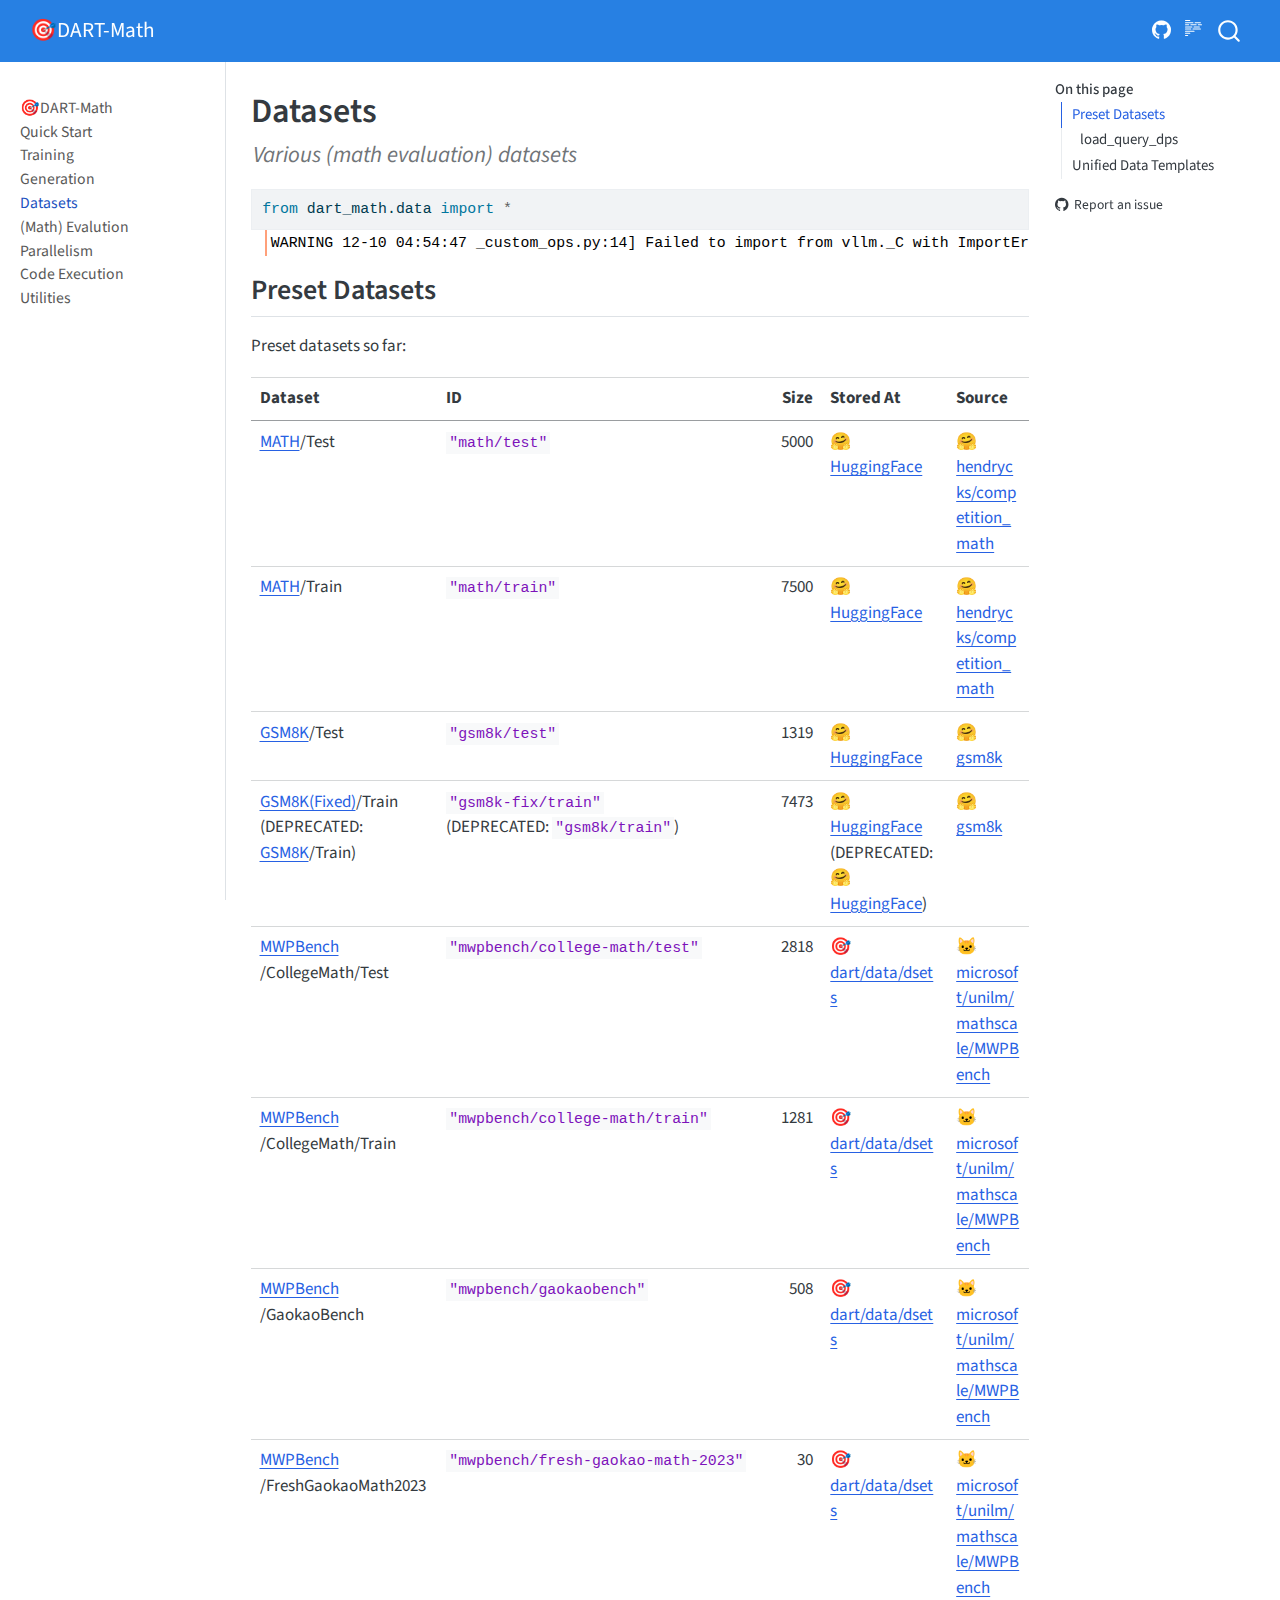
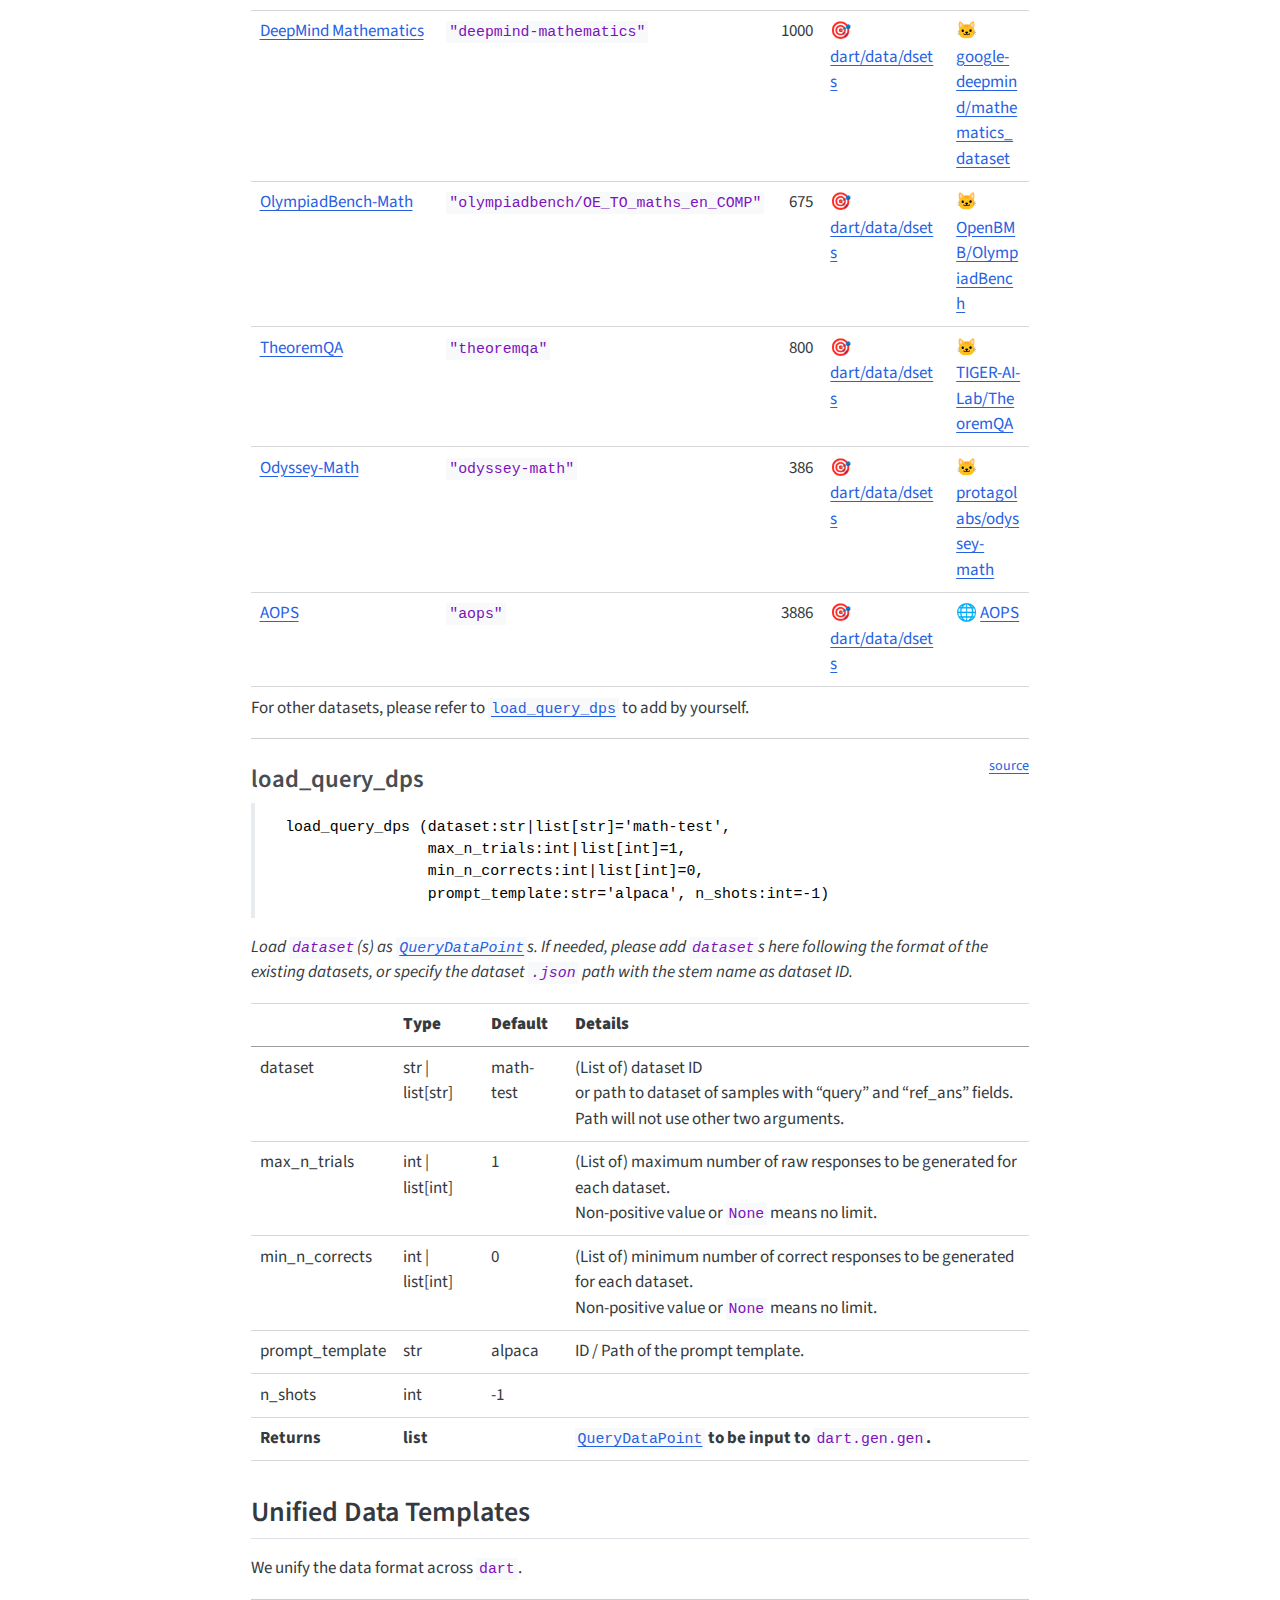
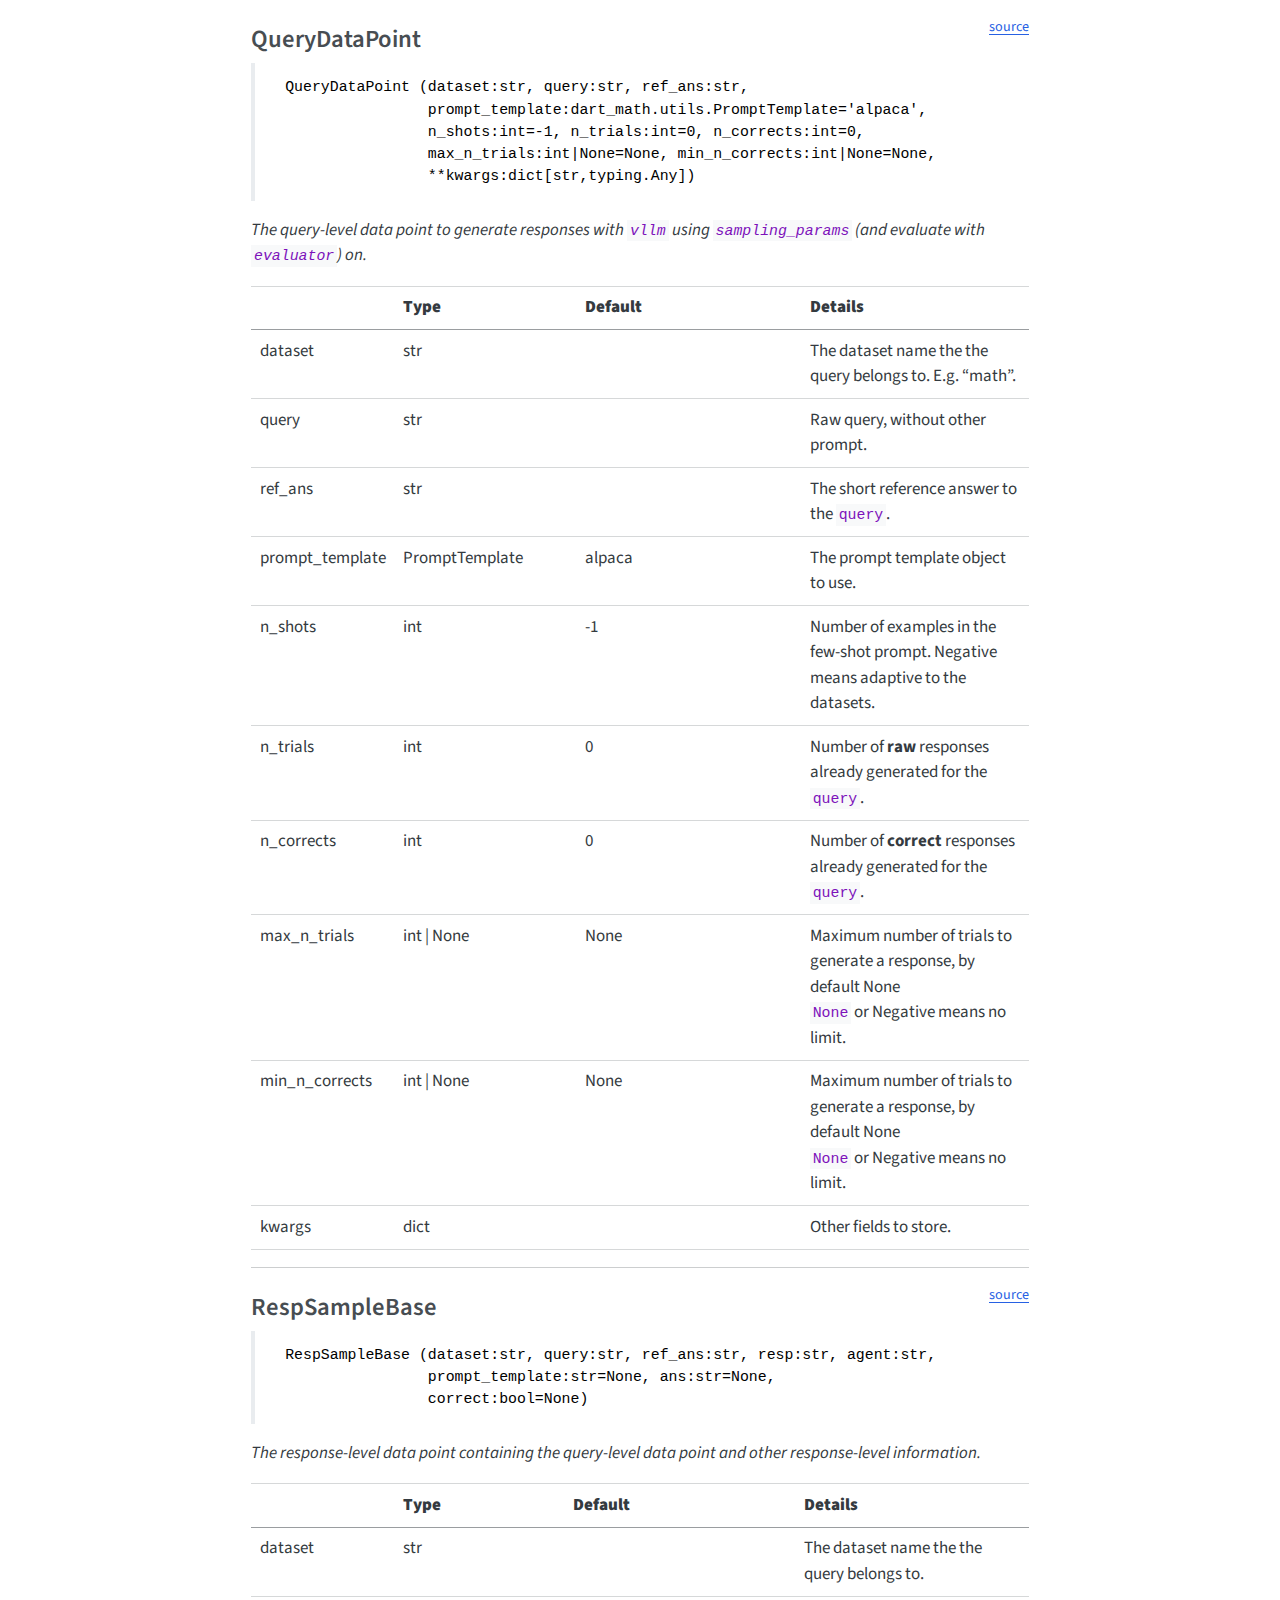
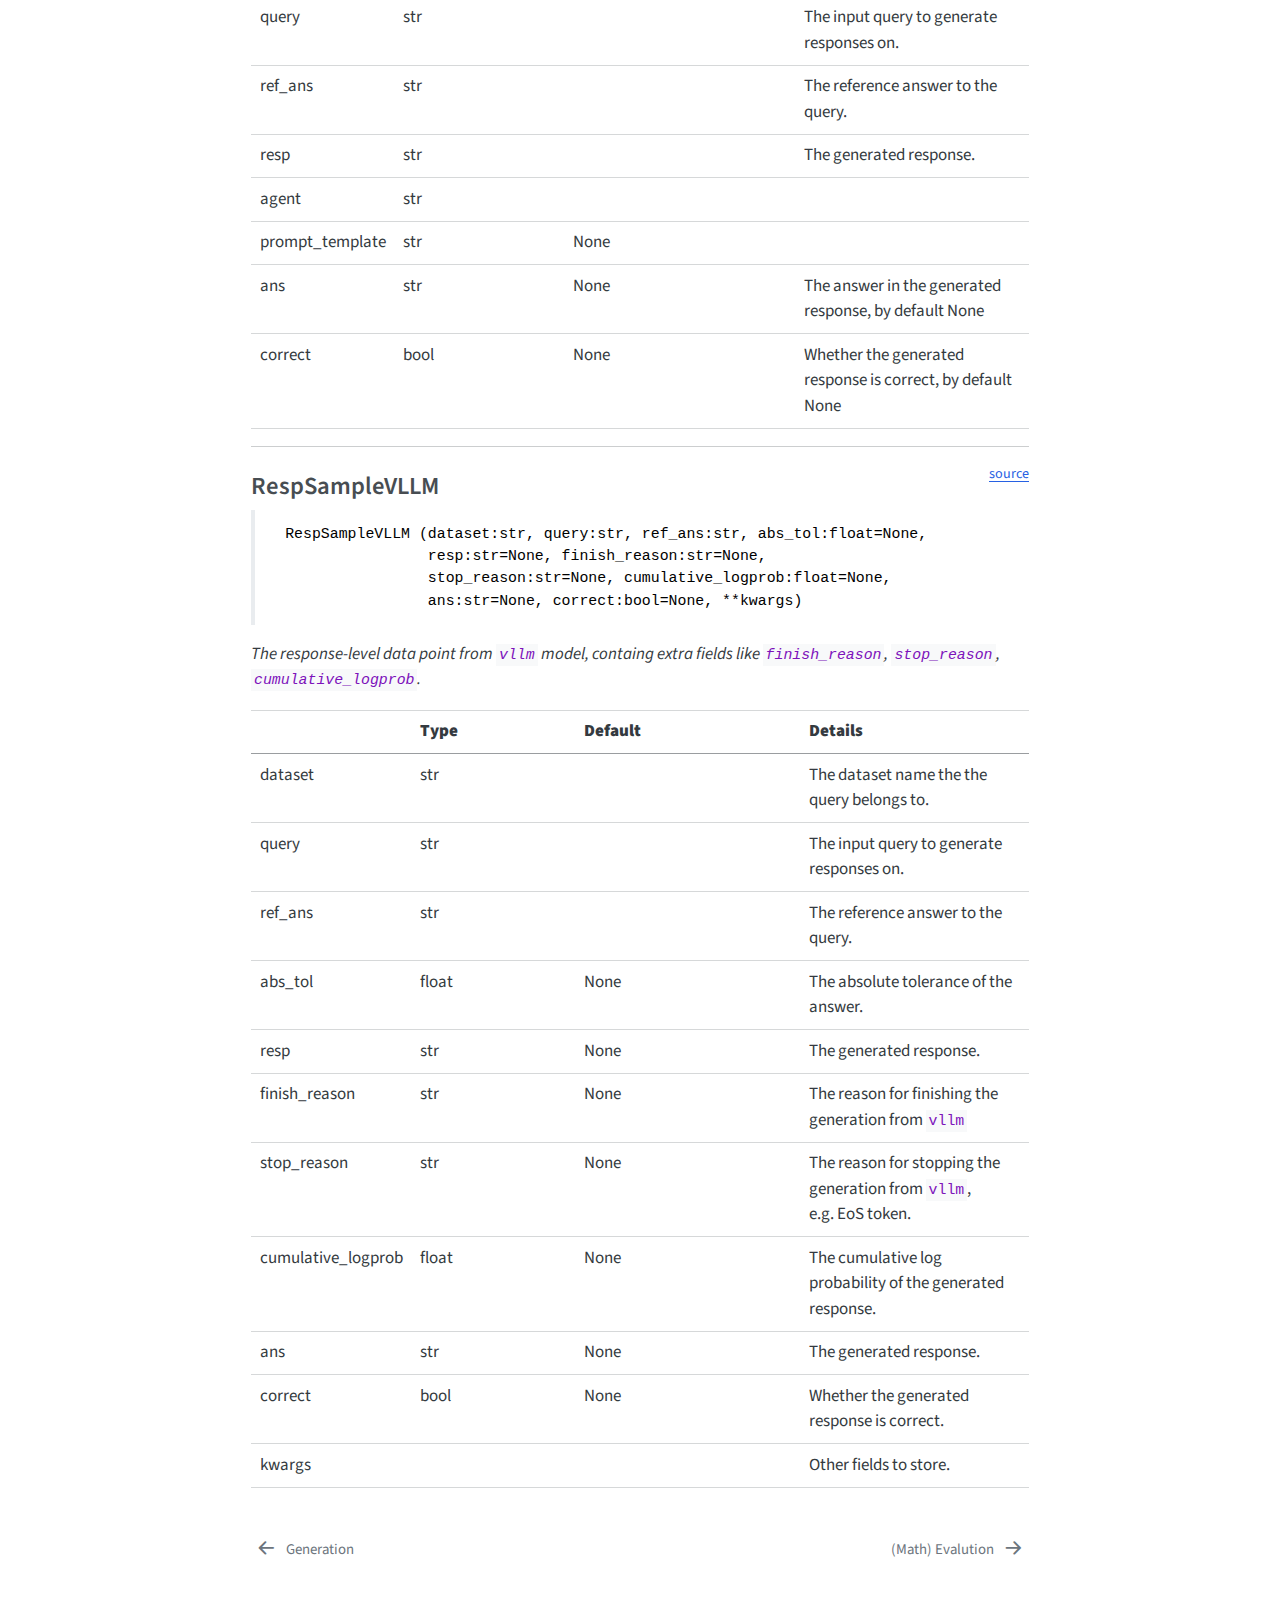
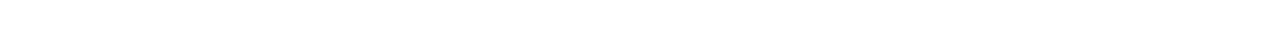
<file: data.html>
<!DOCTYPE html>
<html xmlns="http://www.w3.org/1999/xhtml" lang="en" xml:lang="en"><head>

<meta charset="utf-8">
<meta name="generator" content="quarto-1.6.39">

<meta name="viewport" content="width=device-width, initial-scale=1.0, user-scalable=yes">

<meta name="description" content="Various (math evaluation) datasets">

<title>Datasets – 🎯DART-Math</title>
<style>
code{white-space: pre-wrap;}
span.smallcaps{font-variant: small-caps;}
div.columns{display: flex; gap: min(4vw, 1.5em);}
div.column{flex: auto; overflow-x: auto;}
div.hanging-indent{margin-left: 1.5em; text-indent: -1.5em;}
ul.task-list{list-style: none;}
ul.task-list li input[type="checkbox"] {
  width: 0.8em;
  margin: 0 0.8em 0.2em -1em; /* quarto-specific, see https://github.com/quarto-dev/quarto-cli/issues/4556 */ 
  vertical-align: middle;
}
/* CSS for syntax highlighting */
pre > code.sourceCode { white-space: pre; position: relative; }
pre > code.sourceCode > span { line-height: 1.25; }
pre > code.sourceCode > span:empty { height: 1.2em; }
.sourceCode { overflow: visible; }
code.sourceCode > span { color: inherit; text-decoration: inherit; }
div.sourceCode { margin: 1em 0; }
pre.sourceCode { margin: 0; }
@media screen {
div.sourceCode { overflow: auto; }
}
@media print {
pre > code.sourceCode { white-space: pre-wrap; }
pre > code.sourceCode > span { display: inline-block; text-indent: -5em; padding-left: 5em; }
}
pre.numberSource code
  { counter-reset: source-line 0; }
pre.numberSource code > span
  { position: relative; left: -4em; counter-increment: source-line; }
pre.numberSource code > span > a:first-child::before
  { content: counter(source-line);
    position: relative; left: -1em; text-align: right; vertical-align: baseline;
    border: none; display: inline-block;
    -webkit-touch-callout: none; -webkit-user-select: none;
    -khtml-user-select: none; -moz-user-select: none;
    -ms-user-select: none; user-select: none;
    padding: 0 4px; width: 4em;
  }
pre.numberSource { margin-left: 3em;  padding-left: 4px; }
div.sourceCode
  {   }
@media screen {
pre > code.sourceCode > span > a:first-child::before { text-decoration: underline; }
}
</style>


<script src="site_libs/quarto-nav/quarto-nav.js"></script>
<script src="site_libs/quarto-nav/headroom.min.js"></script>
<script src="site_libs/clipboard/clipboard.min.js"></script>
<script src="site_libs/quarto-search/autocomplete.umd.js"></script>
<script src="site_libs/quarto-search/fuse.min.js"></script>
<script src="site_libs/quarto-search/quarto-search.js"></script>
<meta name="quarto:offset" content="./">
<link href="./eval.html" rel="next">
<link href="./gen.html" rel="prev">
<script src="site_libs/quarto-html/quarto.js"></script>
<script src="site_libs/quarto-html/popper.min.js"></script>
<script src="site_libs/quarto-html/tippy.umd.min.js"></script>
<script src="site_libs/quarto-html/anchor.min.js"></script>
<link href="site_libs/quarto-html/tippy.css" rel="stylesheet">
<link href="site_libs/quarto-html/quarto-syntax-highlighting-e26003cea8cd680ca0c55a263523d882.css" rel="stylesheet" id="quarto-text-highlighting-styles">
<script src="site_libs/bootstrap/bootstrap.min.js"></script>
<link href="site_libs/bootstrap/bootstrap-icons.css" rel="stylesheet">
<link href="site_libs/bootstrap/bootstrap-c16f70d9e6245094a6412faf456d4b9c.min.css" rel="stylesheet" append-hash="true" id="quarto-bootstrap" data-mode="light">
<script id="quarto-search-options" type="application/json">{
  "location": "navbar",
  "copy-button": false,
  "collapse-after": 3,
  "panel-placement": "end",
  "type": "overlay",
  "limit": 50,
  "keyboard-shortcut": [
    "f",
    "/",
    "s"
  ],
  "show-item-context": false,
  "language": {
    "search-no-results-text": "No results",
    "search-matching-documents-text": "matching documents",
    "search-copy-link-title": "Copy link to search",
    "search-hide-matches-text": "Hide additional matches",
    "search-more-match-text": "more match in this document",
    "search-more-matches-text": "more matches in this document",
    "search-clear-button-title": "Clear",
    "search-text-placeholder": "",
    "search-detached-cancel-button-title": "Cancel",
    "search-submit-button-title": "Submit",
    "search-label": "Search"
  }
}</script>


<link rel="stylesheet" href="styles.css">
<meta property="og:title" content="Datasets – 🎯DART-Math">
<meta property="og:description" content="Various (math evaluation) datasets">
<meta property="og:site_name" content="🎯DART-Math">
<meta name="twitter:title" content="Datasets – 🎯DART-Math">
<meta name="twitter:description" content="Various (math evaluation) datasets">
<meta name="twitter:card" content="summary">
</head>

<body class="nav-sidebar docked nav-fixed">

<div id="quarto-search-results"></div>
  <header id="quarto-header" class="headroom fixed-top">
    <nav class="navbar navbar-expand-lg " data-bs-theme="dark">
      <div class="navbar-container container-fluid">
      <div class="navbar-brand-container mx-auto">
    <a class="navbar-brand" href="./index.html">
    <span class="navbar-title">🎯DART-Math</span>
    </a>
  </div>
            <div id="quarto-search" class="" title="Search"></div>
          <button class="navbar-toggler" type="button" data-bs-toggle="collapse" data-bs-target="#navbarCollapse" aria-controls="navbarCollapse" role="menu" aria-expanded="false" aria-label="Toggle navigation" onclick="if (window.quartoToggleHeadroom) { window.quartoToggleHeadroom(); }">
  <span class="navbar-toggler-icon"></span>
</button>
          <div class="collapse navbar-collapse" id="navbarCollapse">
            <ul class="navbar-nav navbar-nav-scroll ms-auto">
  <li class="nav-item compact">
    <a class="nav-link" href="https://github.com/hkust-nlp/dart-math"> <i class="bi bi-github" role="img">
</i> 
<span class="menu-text"></span></a>
  </li>  
</ul>
          </div> <!-- /navcollapse -->
            <div class="quarto-navbar-tools">
  <a href="" class="quarto-reader-toggle quarto-navigation-tool px-1" onclick="window.quartoToggleReader(); return false;" title="Toggle reader mode">
  <div class="quarto-reader-toggle-btn">
  <i class="bi"></i>
  </div>
</a>
</div>
      </div> <!-- /container-fluid -->
    </nav>
  <nav class="quarto-secondary-nav">
    <div class="container-fluid d-flex">
      <button type="button" class="quarto-btn-toggle btn" data-bs-toggle="collapse" role="button" data-bs-target=".quarto-sidebar-collapse-item" aria-controls="quarto-sidebar" aria-expanded="false" aria-label="Toggle sidebar navigation" onclick="if (window.quartoToggleHeadroom) { window.quartoToggleHeadroom(); }">
        <i class="bi bi-layout-text-sidebar-reverse"></i>
      </button>
        <nav class="quarto-page-breadcrumbs" aria-label="breadcrumb"><ol class="breadcrumb"><li class="breadcrumb-item"><a href="./data.html">Datasets</a></li></ol></nav>
        <a class="flex-grow-1" role="navigation" data-bs-toggle="collapse" data-bs-target=".quarto-sidebar-collapse-item" aria-controls="quarto-sidebar" aria-expanded="false" aria-label="Toggle sidebar navigation" onclick="if (window.quartoToggleHeadroom) { window.quartoToggleHeadroom(); }">      
        </a>
    </div>
  </nav>
</header>
<!-- content -->
<div id="quarto-content" class="quarto-container page-columns page-rows-contents page-layout-article page-navbar">
<!-- sidebar -->
  <nav id="quarto-sidebar" class="sidebar collapse collapse-horizontal quarto-sidebar-collapse-item sidebar-navigation docked overflow-auto">
    <div class="sidebar-menu-container"> 
    <ul class="list-unstyled mt-1">
        <li class="sidebar-item">
  <div class="sidebar-item-container"> 
  <a href="./index.html" class="sidebar-item-text sidebar-link">
 <span class="menu-text">🎯DART-Math</span></a>
  </div>
</li>
        <li class="sidebar-item">
  <div class="sidebar-item-container"> 
  <a href="./quick-start.html" class="sidebar-item-text sidebar-link">
 <span class="menu-text">Quick Start</span></a>
  </div>
</li>
        <li class="sidebar-item">
  <div class="sidebar-item-container"> 
  <a href="./train.html" class="sidebar-item-text sidebar-link">
 <span class="menu-text">Training</span></a>
  </div>
</li>
        <li class="sidebar-item">
  <div class="sidebar-item-container"> 
  <a href="./gen.html" class="sidebar-item-text sidebar-link">
 <span class="menu-text">Generation</span></a>
  </div>
</li>
        <li class="sidebar-item">
  <div class="sidebar-item-container"> 
  <a href="./data.html" class="sidebar-item-text sidebar-link active">
 <span class="menu-text">Datasets</span></a>
  </div>
</li>
        <li class="sidebar-item">
  <div class="sidebar-item-container"> 
  <a href="./eval.html" class="sidebar-item-text sidebar-link">
 <span class="menu-text">(Math) Evalution</span></a>
  </div>
</li>
        <li class="sidebar-item">
  <div class="sidebar-item-container"> 
  <a href="./parallel.html" class="sidebar-item-text sidebar-link">
 <span class="menu-text">Parallelism</span></a>
  </div>
</li>
        <li class="sidebar-item">
  <div class="sidebar-item-container"> 
  <a href="./exec.html" class="sidebar-item-text sidebar-link">
 <span class="menu-text">Code Execution</span></a>
  </div>
</li>
        <li class="sidebar-item">
  <div class="sidebar-item-container"> 
  <a href="./utils.html" class="sidebar-item-text sidebar-link">
 <span class="menu-text">Utilities</span></a>
  </div>
</li>
    </ul>
    </div>
</nav>
<div id="quarto-sidebar-glass" class="quarto-sidebar-collapse-item" data-bs-toggle="collapse" data-bs-target=".quarto-sidebar-collapse-item"></div>
<!-- margin-sidebar -->
    <div id="quarto-margin-sidebar" class="sidebar margin-sidebar">
        <nav id="TOC" role="doc-toc" class="toc-active">
    <h2 id="toc-title">On this page</h2>
   
  <ul>
  <li><a href="#preset-datasets" id="toc-preset-datasets" class="nav-link active" data-scroll-target="#preset-datasets">Preset Datasets</a>
  <ul>
  <li><a href="#load_query_dps" id="toc-load_query_dps" class="nav-link" data-scroll-target="#load_query_dps">load_query_dps</a></li>
  </ul></li>
  <li><a href="#unified-data-templates" id="toc-unified-data-templates" class="nav-link" data-scroll-target="#unified-data-templates">Unified Data Templates</a>
  <ul>
  <li><a href="#querydatapoint" id="toc-querydatapoint" class="nav-link" data-scroll-target="#querydatapoint">QueryDataPoint</a></li>
  <li><a href="#respsamplebase" id="toc-respsamplebase" class="nav-link" data-scroll-target="#respsamplebase">RespSampleBase</a></li>
  <li><a href="#respsamplevllm" id="toc-respsamplevllm" class="nav-link" data-scroll-target="#respsamplevllm">RespSampleVLLM</a></li>
  </ul></li>
  </ul>
<div class="toc-actions"><ul><li><a href="https://github.com/hkust-nlp/dart-math/issues/new" class="toc-action"><i class="bi bi-github"></i>Report an issue</a></li></ul></div></nav>
    </div>
<!-- main -->
<main class="content" id="quarto-document-content">

<header id="title-block-header" class="quarto-title-block default">
<div class="quarto-title">
<h1 class="title">Datasets</h1>
</div>

<div>
  <div class="description">
    Various (math evaluation) datasets
  </div>
</div>


<div class="quarto-title-meta">

    
  
    
  </div>
  


</header>


<!-- WARNING: THIS FILE WAS AUTOGENERATED! DO NOT EDIT! -->
<div id="cell-3" class="cell">
<div class="sourceCode cell-code" id="cb1"><pre class="sourceCode python code-with-copy"><code class="sourceCode python"><span id="cb1-1"><a href="#cb1-1" aria-hidden="true" tabindex="-1"></a><span class="im">from</span> dart_math.data <span class="im">import</span> <span class="op">*</span></span></code><button title="Copy to Clipboard" class="code-copy-button"><i class="bi"></i></button></pre></div>
<div class="cell-output cell-output-stdout">
<pre><code>WARNING 12-10 04:54:47 _custom_ops.py:14] Failed to import from vllm._C with ImportError('libcuda.so.1: cannot open shared object file: No such file or directory')</code></pre>
</div>
</div>
<section id="preset-datasets" class="level2">
<h2 class="anchored" data-anchor-id="preset-datasets">Preset Datasets</h2>
<p>Preset datasets so far:</p>
<table class="caption-top table">
<thead>
<tr class="header">
<th>Dataset</th>
<th>ID</th>
<th style="text-align: right;">Size</th>
<th>Stored At</th>
<th>Source</th>
</tr>
</thead>
<tbody>
<tr class="odd">
<td><a href="https://datasets-benchmarks-proceedings.neurips.cc/paper/2021/hash/be83ab3ecd0db773eb2dc1b0a17836a1-Abstract-round2.html">MATH</a>/Test</td>
<td><code>"math/test"</code></td>
<td style="text-align: right;">5000</td>
<td>🤗 <a href="https://huggingface.co/datasets/hendrycks/competition_math">HuggingFace</a></td>
<td>🤗 <a href="https://huggingface.co/datasets/hendrycks/competition_math">hendrycks/competition_math</a></td>
</tr>
<tr class="even">
<td><a href="https://datasets-benchmarks-proceedings.neurips.cc/paper/2021/hash/be83ab3ecd0db773eb2dc1b0a17836a1-Abstract-round2.html">MATH</a>/Train</td>
<td><code>"math/train"</code></td>
<td style="text-align: right;">7500</td>
<td>🤗 <a href="https://huggingface.co/datasets/hendrycks/competition_math">HuggingFace</a></td>
<td>🤗 <a href="https://huggingface.co/datasets/hendrycks/competition_math">hendrycks/competition_math</a></td>
</tr>
<tr class="odd">
<td><a href="https://arxiv.org/abs/2110.14168">GSM8K</a>/Test</td>
<td><code>"gsm8k/test"</code></td>
<td style="text-align: right;">1319</td>
<td>🤗 <a href="https://huggingface.co/datasets/openai/gsm8k">HuggingFace</a></td>
<td>🤗 <a href="https://huggingface.co/datasets/openai/gsm8k">gsm8k</a></td>
</tr>
<tr class="even">
<td><a href="https://huggingface.co/datasets/hkust-nlp/gsm8k-fix">GSM8K(Fixed)</a>/Train<br>(DEPRECATED: <a href="https://arxiv.org/abs/2110.14168">GSM8K</a>/Train)</td>
<td><code>"gsm8k-fix/train"</code><br>(DEPRECATED: <code>"gsm8k/train"</code>)<br></td>
<td style="text-align: right;">7473</td>
<td>🤗 <a href="https://huggingface.co/datasets/hkust-nlp/gsm8k-fix">HuggingFace</a><br>(DEPRECATED: 🤗 <a href="https://huggingface.co/datasets/openai/gsm8k">HuggingFace</a>)</td>
<td>🤗 <a href="https://huggingface.co/datasets/openai/gsm8k">gsm8k</a></td>
</tr>
<tr class="odd">
<td><a href="https://github.com/microsoft/unilm/tree/master/mathscale/MWPBench">MWPBench</a>/CollegeMath/Test</td>
<td><code>"mwpbench/college-math/test"</code></td>
<td style="text-align: right;">2818</td>
<td>🎯 <a href="https://github.com/hkust-nlp/dart-math/blob/main/data/dsets/mwpbench/college-math-test.jsonl">dart/data/dsets</a></td>
<td>🐱 <a href="https://github.com/microsoft/unilm/blob/master/mathscale/MWPBench/data/full_train.json">microsoft/unilm/mathscale/MWPBench</a></td>
</tr>
<tr class="even">
<td><a href="https://github.com/microsoft/unilm/tree/master/mathscale/MWPBench">MWPBench</a>/CollegeMath/Train</td>
<td><code>"mwpbench/college-math/train"</code></td>
<td style="text-align: right;">1281</td>
<td>🎯 <a href="https://github.com/hkust-nlp/dart-math/blob/main/data/dsets/mwpbench/college-math-train.jsonl">dart/data/dsets</a></td>
<td>🐱 <a href="https://github.com/microsoft/unilm/blob/master/mathscale/MWPBench/data/full_test.json">microsoft/unilm/mathscale/MWPBench</a></td>
</tr>
<tr class="odd">
<td><a href="https://github.com/microsoft/unilm/tree/master/mathscale/MWPBench">MWPBench</a>/GaokaoBench</td>
<td><code>"mwpbench/gaokaobench"</code></td>
<td style="text-align: right;">508</td>
<td>🎯 <a href="https://github.com/hkust-nlp/dart-math/blob/main/data/dsets/mwpbench/gaokaobench.jsonl">dart/data/dsets</a></td>
<td>🐱 <a href="https://github.com/microsoft/unilm/blob/master/mathscale/MWPBench/data/full_test.json">microsoft/unilm/mathscale/MWPBench</a></td>
</tr>
<tr class="even">
<td><a href="https://github.com/microsoft/unilm/tree/master/mathscale/MWPBench">MWPBench</a>/FreshGaokaoMath2023</td>
<td><code>"mwpbench/fresh-gaokao-math-2023"</code></td>
<td style="text-align: right;">30</td>
<td>🎯 <a href="https://github.com/hkust-nlp/dart-math/blob/main/data/dsets/mwpbench/fresh-gaokao-math-2023.jsonl">dart/data/dsets</a></td>
<td>🐱 <a href="https://github.com/microsoft/unilm/blob/master/mathscale/MWPBench/data/fresh_gaokao_math_2023.json">microsoft/unilm/mathscale/MWPBench</a></td>
</tr>
<tr class="odd">
<td><a href="https://openreview.net/forum?id=H1gR5iR5FX">DeepMind Mathematics</a></td>
<td><code>"deepmind-mathematics"</code></td>
<td style="text-align: right;">1000</td>
<td>🎯 <a href="https://github.com/hkust-nlp/dart-math/blob/main/data/dsets/deepmind-mathematics.json">dart/data/dsets</a></td>
<td>🐱 <a href="https://github.com/google-deepmind/mathematics_dataset">google-deepmind/mathematics_dataset</a></td>
</tr>
<tr class="even">
<td><a href="https://arxiv.org/abs/2402.14008">OlympiadBench-Math</a></td>
<td><code>"olympiadbench/OE_TO_maths_en_COMP"</code></td>
<td style="text-align: right;">675</td>
<td>🎯 <a href="https://github.com/hkust-nlp/dart-math/blob/main/data/dsets/olympiadbench/OE_TO_maths_en_COMP.json">dart/data/dsets</a></td>
<td>🐱 <a href="https://github.com/OpenBMB/OlympiadBench">OpenBMB/OlympiadBench</a></td>
</tr>
<tr class="odd">
<td><a href="https://aclanthology.org/2023.emnlp-main.489/">TheoremQA</a></td>
<td><code>"theoremqa"</code></td>
<td style="text-align: right;">800</td>
<td>🎯 <a href="https://github.com/hkust-nlp/dart-math/blob/main/data/dsets/theoremqa.json">dart/data/dsets</a></td>
<td>🐱 <a href="https://github.com/TIGER-AI-Lab/TheoremQA/blob/main/theoremqa_test.json">TIGER-AI-Lab/TheoremQA</a></td>
</tr>
<tr class="even">
<td><a href="https://github.com/protagolabs/odyssey-math/tree/main">Odyssey-Math</a></td>
<td><code>"odyssey-math"</code></td>
<td style="text-align: right;">386</td>
<td>🎯 <a href="https://github.com/hkust-nlp/dart-math/blob/main/data/dsets/odyssey-math.jsonl">dart/data/dsets</a></td>
<td>🐱 <a href="https://github.com/protagolabs/odyssey-math/blob/main/final-odyssey-math-with-levels.jsonl">protagolabs/odyssey-math</a></td>
</tr>
<tr class="odd">
<td><a href="https://artofproblemsolving.com/wiki/index.php">AOPS</a></td>
<td><code>"aops"</code></td>
<td style="text-align: right;">3886</td>
<td>🎯 <a href="https://github.com/hkust-nlp/dart-math/blob/main/data/dsets/aops.jsonl">dart/data/dsets</a></td>
<td>🌐 <a href="https://artofproblemsolving.com/wiki/index.php">AOPS</a></td>
</tr>
</tbody>
</table>
<p>For other datasets, please refer to <a href="https://hkust-nlp.github.io/dart-math/data.html#load_query_dps"><code>load_query_dps</code></a> to add by yourself.</p>
<hr>
<p><a href="https://github.com/hkust-nlp/dart-math/blob/main/dart_math/data.py#LNone" target="_blank" style="float:right; font-size:smaller">source</a></p>
<section id="load_query_dps" class="level3">
<h3 class="anchored" data-anchor-id="load_query_dps">load_query_dps</h3>
<blockquote class="blockquote">
<pre><code> load_query_dps (dataset:str|list[str]='math-test',
                 max_n_trials:int|list[int]=1,
                 min_n_corrects:int|list[int]=0,
                 prompt_template:str='alpaca', n_shots:int=-1)</code></pre>
</blockquote>
<p><em>Load <code>dataset</code>(s) as <a href="https://hkust-nlp.github.io/dart-math/data.html#querydatapoint"><code>QueryDataPoint</code></a>s. If needed, please add <code>dataset</code>s here following the format of the existing datasets, or specify the dataset <code>.json</code> path with the stem name as dataset ID.</em></p>
<table class="caption-top table">
<thead>
<tr class="header">
<th></th>
<th><strong>Type</strong></th>
<th><strong>Default</strong></th>
<th><strong>Details</strong></th>
</tr>
</thead>
<tbody>
<tr class="odd">
<td>dataset</td>
<td>str | list[str]</td>
<td>math-test</td>
<td>(List of) dataset ID<br>or path to dataset of samples with “query” and “ref_ans” fields.<br>Path will not use other two arguments.</td>
</tr>
<tr class="even">
<td>max_n_trials</td>
<td>int | list[int]</td>
<td>1</td>
<td>(List of) maximum number of raw responses to be generated for each dataset.<br>Non-positive value or <code>None</code> means no limit.</td>
</tr>
<tr class="odd">
<td>min_n_corrects</td>
<td>int | list[int]</td>
<td>0</td>
<td>(List of) minimum number of correct responses to be generated for each dataset.<br>Non-positive value or <code>None</code> means no limit.</td>
</tr>
<tr class="even">
<td>prompt_template</td>
<td>str</td>
<td>alpaca</td>
<td>ID / Path of the prompt template.</td>
</tr>
<tr class="odd">
<td>n_shots</td>
<td>int</td>
<td>-1</td>
<td></td>
</tr>
<tr class="even">
<td><strong>Returns</strong></td>
<td><strong>list</strong></td>
<td></td>
<td><strong><a href="https://hkust-nlp.github.io/dart-math/data.html#querydatapoint"><code>QueryDataPoint</code></a> to be input to <code>dart.gen.gen</code>.</strong></td>
</tr>
</tbody>
</table>
</section>
</section>
<section id="unified-data-templates" class="level2">
<h2 class="anchored" data-anchor-id="unified-data-templates">Unified Data Templates</h2>
<p>We unify the data format across <code>dart</code>.</p>
<hr>
<p><a href="https://github.com/hkust-nlp/dart-math/blob/main/dart_math/data.py#LNone" target="_blank" style="float:right; font-size:smaller">source</a></p>
<section id="querydatapoint" class="level3">
<h3 class="anchored" data-anchor-id="querydatapoint">QueryDataPoint</h3>
<blockquote class="blockquote">
<pre><code> QueryDataPoint (dataset:str, query:str, ref_ans:str,
                 prompt_template:dart_math.utils.PromptTemplate='alpaca',
                 n_shots:int=-1, n_trials:int=0, n_corrects:int=0,
                 max_n_trials:int|None=None, min_n_corrects:int|None=None,
                 **kwargs:dict[str,typing.Any])</code></pre>
</blockquote>
<p><em>The query-level data point to generate responses with <code>vllm</code> using <code>sampling_params</code> (and evaluate with <code>evaluator</code>) on.</em></p>
<table class="caption-top table">
<colgroup>
<col style="width: 6%">
<col style="width: 25%">
<col style="width: 34%">
<col style="width: 34%">
</colgroup>
<thead>
<tr class="header">
<th></th>
<th><strong>Type</strong></th>
<th><strong>Default</strong></th>
<th><strong>Details</strong></th>
</tr>
</thead>
<tbody>
<tr class="odd">
<td>dataset</td>
<td>str</td>
<td></td>
<td>The dataset name the the query belongs to. E.g. “math”.</td>
</tr>
<tr class="even">
<td>query</td>
<td>str</td>
<td></td>
<td>Raw query, without other prompt.</td>
</tr>
<tr class="odd">
<td>ref_ans</td>
<td>str</td>
<td></td>
<td>The short reference answer to the <code>query</code>.</td>
</tr>
<tr class="even">
<td>prompt_template</td>
<td>PromptTemplate</td>
<td>alpaca</td>
<td>The prompt template object to use.</td>
</tr>
<tr class="odd">
<td>n_shots</td>
<td>int</td>
<td>-1</td>
<td>Number of examples in the few-shot prompt. Negative means adaptive to the datasets.</td>
</tr>
<tr class="even">
<td>n_trials</td>
<td>int</td>
<td>0</td>
<td>Number of <strong>raw</strong> responses already generated for the <code>query</code>.</td>
</tr>
<tr class="odd">
<td>n_corrects</td>
<td>int</td>
<td>0</td>
<td>Number of <strong>correct</strong> responses already generated for the <code>query</code>.</td>
</tr>
<tr class="even">
<td>max_n_trials</td>
<td>int | None</td>
<td>None</td>
<td>Maximum number of trials to generate a response, by default None<br><code>None</code> or Negative means no limit.</td>
</tr>
<tr class="odd">
<td>min_n_corrects</td>
<td>int | None</td>
<td>None</td>
<td>Maximum number of trials to generate a response, by default None<br><code>None</code> or Negative means no limit.</td>
</tr>
<tr class="even">
<td>kwargs</td>
<td>dict</td>
<td></td>
<td>Other fields to store.</td>
</tr>
</tbody>
</table>
<hr>
<p><a href="https://github.com/hkust-nlp/dart-math/blob/main/dart_math/data.py#LNone" target="_blank" style="float:right; font-size:smaller">source</a></p>
</section>
<section id="respsamplebase" class="level3">
<h3 class="anchored" data-anchor-id="respsamplebase">RespSampleBase</h3>
<blockquote class="blockquote">
<pre><code> RespSampleBase (dataset:str, query:str, ref_ans:str, resp:str, agent:str,
                 prompt_template:str=None, ans:str=None,
                 correct:bool=None)</code></pre>
</blockquote>
<p><em>The response-level data point containing the query-level data point and other response-level information.</em></p>
<table class="caption-top table">
<colgroup>
<col style="width: 6%">
<col style="width: 25%">
<col style="width: 34%">
<col style="width: 34%">
</colgroup>
<thead>
<tr class="header">
<th></th>
<th><strong>Type</strong></th>
<th><strong>Default</strong></th>
<th><strong>Details</strong></th>
</tr>
</thead>
<tbody>
<tr class="odd">
<td>dataset</td>
<td>str</td>
<td></td>
<td>The dataset name the the query belongs to.</td>
</tr>
<tr class="even">
<td>query</td>
<td>str</td>
<td></td>
<td>The input query to generate responses on.</td>
</tr>
<tr class="odd">
<td>ref_ans</td>
<td>str</td>
<td></td>
<td>The reference answer to the query.</td>
</tr>
<tr class="even">
<td>resp</td>
<td>str</td>
<td></td>
<td>The generated response.</td>
</tr>
<tr class="odd">
<td>agent</td>
<td>str</td>
<td></td>
<td></td>
</tr>
<tr class="even">
<td>prompt_template</td>
<td>str</td>
<td>None</td>
<td></td>
</tr>
<tr class="odd">
<td>ans</td>
<td>str</td>
<td>None</td>
<td>The answer in the generated response, by default None</td>
</tr>
<tr class="even">
<td>correct</td>
<td>bool</td>
<td>None</td>
<td>Whether the generated response is correct, by default None</td>
</tr>
</tbody>
</table>
<hr>
<p><a href="https://github.com/hkust-nlp/dart-math/blob/main/dart_math/data.py#LNone" target="_blank" style="float:right; font-size:smaller">source</a></p>
</section>
<section id="respsamplevllm" class="level3">
<h3 class="anchored" data-anchor-id="respsamplevllm">RespSampleVLLM</h3>
<blockquote class="blockquote">
<pre><code> RespSampleVLLM (dataset:str, query:str, ref_ans:str, abs_tol:float=None,
                 resp:str=None, finish_reason:str=None,
                 stop_reason:str=None, cumulative_logprob:float=None,
                 ans:str=None, correct:bool=None, **kwargs)</code></pre>
</blockquote>
<p><em>The response-level data point from <code>vllm</code> model, containg extra fields like <code>finish_reason</code>, <code>stop_reason</code>, <code>cumulative_logprob</code>.</em></p>
<table class="caption-top table">
<colgroup>
<col style="width: 6%">
<col style="width: 25%">
<col style="width: 34%">
<col style="width: 34%">
</colgroup>
<thead>
<tr class="header">
<th></th>
<th><strong>Type</strong></th>
<th><strong>Default</strong></th>
<th><strong>Details</strong></th>
</tr>
</thead>
<tbody>
<tr class="odd">
<td>dataset</td>
<td>str</td>
<td></td>
<td>The dataset name the the query belongs to.</td>
</tr>
<tr class="even">
<td>query</td>
<td>str</td>
<td></td>
<td>The input query to generate responses on.</td>
</tr>
<tr class="odd">
<td>ref_ans</td>
<td>str</td>
<td></td>
<td>The reference answer to the query.</td>
</tr>
<tr class="even">
<td>abs_tol</td>
<td>float</td>
<td>None</td>
<td>The absolute tolerance of the answer.</td>
</tr>
<tr class="odd">
<td>resp</td>
<td>str</td>
<td>None</td>
<td>The generated response.</td>
</tr>
<tr class="even">
<td>finish_reason</td>
<td>str</td>
<td>None</td>
<td>The reason for finishing the generation from <code>vllm</code></td>
</tr>
<tr class="odd">
<td>stop_reason</td>
<td>str</td>
<td>None</td>
<td>The reason for stopping the generation from <code>vllm</code>, e.g.&nbsp;EoS token.</td>
</tr>
<tr class="even">
<td>cumulative_logprob</td>
<td>float</td>
<td>None</td>
<td>The cumulative log probability of the generated response.</td>
</tr>
<tr class="odd">
<td>ans</td>
<td>str</td>
<td>None</td>
<td>The generated response.</td>
</tr>
<tr class="even">
<td>correct</td>
<td>bool</td>
<td>None</td>
<td>Whether the generated response is correct.</td>
</tr>
<tr class="odd">
<td>kwargs</td>
<td></td>
<td></td>
<td>Other fields to store.</td>
</tr>
</tbody>
</table>


</section>
</section>

<a onclick="window.scrollTo(0, 0); return false;" role="button" id="quarto-back-to-top"><i class="bi bi-arrow-up"></i> Back to top</a></main> <!-- /main -->
<script id="quarto-html-after-body" type="application/javascript">
window.document.addEventListener("DOMContentLoaded", function (event) {
  const toggleBodyColorMode = (bsSheetEl) => {
    const mode = bsSheetEl.getAttribute("data-mode");
    const bodyEl = window.document.querySelector("body");
    if (mode === "dark") {
      bodyEl.classList.add("quarto-dark");
      bodyEl.classList.remove("quarto-light");
    } else {
      bodyEl.classList.add("quarto-light");
      bodyEl.classList.remove("quarto-dark");
    }
  }
  const toggleBodyColorPrimary = () => {
    const bsSheetEl = window.document.querySelector("link#quarto-bootstrap");
    if (bsSheetEl) {
      toggleBodyColorMode(bsSheetEl);
    }
  }
  toggleBodyColorPrimary();  
  const icon = "";
  const anchorJS = new window.AnchorJS();
  anchorJS.options = {
    placement: 'right',
    icon: icon
  };
  anchorJS.add('.anchored');
  const isCodeAnnotation = (el) => {
    for (const clz of el.classList) {
      if (clz.startsWith('code-annotation-')) {                     
        return true;
      }
    }
    return false;
  }
  const onCopySuccess = function(e) {
    // button target
    const button = e.trigger;
    // don't keep focus
    button.blur();
    // flash "checked"
    button.classList.add('code-copy-button-checked');
    var currentTitle = button.getAttribute("title");
    button.setAttribute("title", "Copied!");
    let tooltip;
    if (window.bootstrap) {
      button.setAttribute("data-bs-toggle", "tooltip");
      button.setAttribute("data-bs-placement", "left");
      button.setAttribute("data-bs-title", "Copied!");
      tooltip = new bootstrap.Tooltip(button, 
        { trigger: "manual", 
          customClass: "code-copy-button-tooltip",
          offset: [0, -8]});
      tooltip.show();    
    }
    setTimeout(function() {
      if (tooltip) {
        tooltip.hide();
        button.removeAttribute("data-bs-title");
        button.removeAttribute("data-bs-toggle");
        button.removeAttribute("data-bs-placement");
      }
      button.setAttribute("title", currentTitle);
      button.classList.remove('code-copy-button-checked');
    }, 1000);
    // clear code selection
    e.clearSelection();
  }
  const getTextToCopy = function(trigger) {
      const codeEl = trigger.previousElementSibling.cloneNode(true);
      for (const childEl of codeEl.children) {
        if (isCodeAnnotation(childEl)) {
          childEl.remove();
        }
      }
      return codeEl.innerText;
  }
  const clipboard = new window.ClipboardJS('.code-copy-button:not([data-in-quarto-modal])', {
    text: getTextToCopy
  });
  clipboard.on('success', onCopySuccess);
  if (window.document.getElementById('quarto-embedded-source-code-modal')) {
    const clipboardModal = new window.ClipboardJS('.code-copy-button[data-in-quarto-modal]', {
      text: getTextToCopy,
      container: window.document.getElementById('quarto-embedded-source-code-modal')
    });
    clipboardModal.on('success', onCopySuccess);
  }
    var localhostRegex = new RegExp(/^(?:http|https):\/\/localhost\:?[0-9]*\//);
    var mailtoRegex = new RegExp(/^mailto:/);
      var filterRegex = new RegExp("https:\/\/hkust-nlp\.github\.io\/dart-math");
    var isInternal = (href) => {
        return filterRegex.test(href) || localhostRegex.test(href) || mailtoRegex.test(href);
    }
    // Inspect non-navigation links and adorn them if external
 	var links = window.document.querySelectorAll('a[href]:not(.nav-link):not(.navbar-brand):not(.toc-action):not(.sidebar-link):not(.sidebar-item-toggle):not(.pagination-link):not(.no-external):not([aria-hidden]):not(.dropdown-item):not(.quarto-navigation-tool):not(.about-link)');
    for (var i=0; i<links.length; i++) {
      const link = links[i];
      if (!isInternal(link.href)) {
        // undo the damage that might have been done by quarto-nav.js in the case of
        // links that we want to consider external
        if (link.dataset.originalHref !== undefined) {
          link.href = link.dataset.originalHref;
        }
      }
    }
  function tippyHover(el, contentFn, onTriggerFn, onUntriggerFn) {
    const config = {
      allowHTML: true,
      maxWidth: 500,
      delay: 100,
      arrow: false,
      appendTo: function(el) {
          return el.parentElement;
      },
      interactive: true,
      interactiveBorder: 10,
      theme: 'quarto',
      placement: 'bottom-start',
    };
    if (contentFn) {
      config.content = contentFn;
    }
    if (onTriggerFn) {
      config.onTrigger = onTriggerFn;
    }
    if (onUntriggerFn) {
      config.onUntrigger = onUntriggerFn;
    }
    window.tippy(el, config); 
  }
  const noterefs = window.document.querySelectorAll('a[role="doc-noteref"]');
  for (var i=0; i<noterefs.length; i++) {
    const ref = noterefs[i];
    tippyHover(ref, function() {
      // use id or data attribute instead here
      let href = ref.getAttribute('data-footnote-href') || ref.getAttribute('href');
      try { href = new URL(href).hash; } catch {}
      const id = href.replace(/^#\/?/, "");
      const note = window.document.getElementById(id);
      if (note) {
        return note.innerHTML;
      } else {
        return "";
      }
    });
  }
  const xrefs = window.document.querySelectorAll('a.quarto-xref');
  const processXRef = (id, note) => {
    // Strip column container classes
    const stripColumnClz = (el) => {
      el.classList.remove("page-full", "page-columns");
      if (el.children) {
        for (const child of el.children) {
          stripColumnClz(child);
        }
      }
    }
    stripColumnClz(note)
    if (id === null || id.startsWith('sec-')) {
      // Special case sections, only their first couple elements
      const container = document.createElement("div");
      if (note.children && note.children.length > 2) {
        container.appendChild(note.children[0].cloneNode(true));
        for (let i = 1; i < note.children.length; i++) {
          const child = note.children[i];
          if (child.tagName === "P" && child.innerText === "") {
            continue;
          } else {
            container.appendChild(child.cloneNode(true));
            break;
          }
        }
        if (window.Quarto?.typesetMath) {
          window.Quarto.typesetMath(container);
        }
        return container.innerHTML
      } else {
        if (window.Quarto?.typesetMath) {
          window.Quarto.typesetMath(note);
        }
        return note.innerHTML;
      }
    } else {
      // Remove any anchor links if they are present
      const anchorLink = note.querySelector('a.anchorjs-link');
      if (anchorLink) {
        anchorLink.remove();
      }
      if (window.Quarto?.typesetMath) {
        window.Quarto.typesetMath(note);
      }
      if (note.classList.contains("callout")) {
        return note.outerHTML;
      } else {
        return note.innerHTML;
      }
    }
  }
  for (var i=0; i<xrefs.length; i++) {
    const xref = xrefs[i];
    tippyHover(xref, undefined, function(instance) {
      instance.disable();
      let url = xref.getAttribute('href');
      let hash = undefined; 
      if (url.startsWith('#')) {
        hash = url;
      } else {
        try { hash = new URL(url).hash; } catch {}
      }
      if (hash) {
        const id = hash.replace(/^#\/?/, "");
        const note = window.document.getElementById(id);
        if (note !== null) {
          try {
            const html = processXRef(id, note.cloneNode(true));
            instance.setContent(html);
          } finally {
            instance.enable();
            instance.show();
          }
        } else {
          // See if we can fetch this
          fetch(url.split('#')[0])
          .then(res => res.text())
          .then(html => {
            const parser = new DOMParser();
            const htmlDoc = parser.parseFromString(html, "text/html");
            const note = htmlDoc.getElementById(id);
            if (note !== null) {
              const html = processXRef(id, note);
              instance.setContent(html);
            } 
          }).finally(() => {
            instance.enable();
            instance.show();
          });
        }
      } else {
        // See if we can fetch a full url (with no hash to target)
        // This is a special case and we should probably do some content thinning / targeting
        fetch(url)
        .then(res => res.text())
        .then(html => {
          const parser = new DOMParser();
          const htmlDoc = parser.parseFromString(html, "text/html");
          const note = htmlDoc.querySelector('main.content');
          if (note !== null) {
            // This should only happen for chapter cross references
            // (since there is no id in the URL)
            // remove the first header
            if (note.children.length > 0 && note.children[0].tagName === "HEADER") {
              note.children[0].remove();
            }
            const html = processXRef(null, note);
            instance.setContent(html);
          } 
        }).finally(() => {
          instance.enable();
          instance.show();
        });
      }
    }, function(instance) {
    });
  }
      let selectedAnnoteEl;
      const selectorForAnnotation = ( cell, annotation) => {
        let cellAttr = 'data-code-cell="' + cell + '"';
        let lineAttr = 'data-code-annotation="' +  annotation + '"';
        const selector = 'span[' + cellAttr + '][' + lineAttr + ']';
        return selector;
      }
      const selectCodeLines = (annoteEl) => {
        const doc = window.document;
        const targetCell = annoteEl.getAttribute("data-target-cell");
        const targetAnnotation = annoteEl.getAttribute("data-target-annotation");
        const annoteSpan = window.document.querySelector(selectorForAnnotation(targetCell, targetAnnotation));
        const lines = annoteSpan.getAttribute("data-code-lines").split(",");
        const lineIds = lines.map((line) => {
          return targetCell + "-" + line;
        })
        let top = null;
        let height = null;
        let parent = null;
        if (lineIds.length > 0) {
            //compute the position of the single el (top and bottom and make a div)
            const el = window.document.getElementById(lineIds[0]);
            top = el.offsetTop;
            height = el.offsetHeight;
            parent = el.parentElement.parentElement;
          if (lineIds.length > 1) {
            const lastEl = window.document.getElementById(lineIds[lineIds.length - 1]);
            const bottom = lastEl.offsetTop + lastEl.offsetHeight;
            height = bottom - top;
          }
          if (top !== null && height !== null && parent !== null) {
            // cook up a div (if necessary) and position it 
            let div = window.document.getElementById("code-annotation-line-highlight");
            if (div === null) {
              div = window.document.createElement("div");
              div.setAttribute("id", "code-annotation-line-highlight");
              div.style.position = 'absolute';
              parent.appendChild(div);
            }
            div.style.top = top - 2 + "px";
            div.style.height = height + 4 + "px";
            div.style.left = 0;
            let gutterDiv = window.document.getElementById("code-annotation-line-highlight-gutter");
            if (gutterDiv === null) {
              gutterDiv = window.document.createElement("div");
              gutterDiv.setAttribute("id", "code-annotation-line-highlight-gutter");
              gutterDiv.style.position = 'absolute';
              const codeCell = window.document.getElementById(targetCell);
              const gutter = codeCell.querySelector('.code-annotation-gutter');
              gutter.appendChild(gutterDiv);
            }
            gutterDiv.style.top = top - 2 + "px";
            gutterDiv.style.height = height + 4 + "px";
          }
          selectedAnnoteEl = annoteEl;
        }
      };
      const unselectCodeLines = () => {
        const elementsIds = ["code-annotation-line-highlight", "code-annotation-line-highlight-gutter"];
        elementsIds.forEach((elId) => {
          const div = window.document.getElementById(elId);
          if (div) {
            div.remove();
          }
        });
        selectedAnnoteEl = undefined;
      };
        // Handle positioning of the toggle
    window.addEventListener(
      "resize",
      throttle(() => {
        elRect = undefined;
        if (selectedAnnoteEl) {
          selectCodeLines(selectedAnnoteEl);
        }
      }, 10)
    );
    function throttle(fn, ms) {
    let throttle = false;
    let timer;
      return (...args) => {
        if(!throttle) { // first call gets through
            fn.apply(this, args);
            throttle = true;
        } else { // all the others get throttled
            if(timer) clearTimeout(timer); // cancel #2
            timer = setTimeout(() => {
              fn.apply(this, args);
              timer = throttle = false;
            }, ms);
        }
      };
    }
      // Attach click handler to the DT
      const annoteDls = window.document.querySelectorAll('dt[data-target-cell]');
      for (const annoteDlNode of annoteDls) {
        annoteDlNode.addEventListener('click', (event) => {
          const clickedEl = event.target;
          if (clickedEl !== selectedAnnoteEl) {
            unselectCodeLines();
            const activeEl = window.document.querySelector('dt[data-target-cell].code-annotation-active');
            if (activeEl) {
              activeEl.classList.remove('code-annotation-active');
            }
            selectCodeLines(clickedEl);
            clickedEl.classList.add('code-annotation-active');
          } else {
            // Unselect the line
            unselectCodeLines();
            clickedEl.classList.remove('code-annotation-active');
          }
        });
      }
  const findCites = (el) => {
    const parentEl = el.parentElement;
    if (parentEl) {
      const cites = parentEl.dataset.cites;
      if (cites) {
        return {
          el,
          cites: cites.split(' ')
        };
      } else {
        return findCites(el.parentElement)
      }
    } else {
      return undefined;
    }
  };
  var bibliorefs = window.document.querySelectorAll('a[role="doc-biblioref"]');
  for (var i=0; i<bibliorefs.length; i++) {
    const ref = bibliorefs[i];
    const citeInfo = findCites(ref);
    if (citeInfo) {
      tippyHover(citeInfo.el, function() {
        var popup = window.document.createElement('div');
        citeInfo.cites.forEach(function(cite) {
          var citeDiv = window.document.createElement('div');
          citeDiv.classList.add('hanging-indent');
          citeDiv.classList.add('csl-entry');
          var biblioDiv = window.document.getElementById('ref-' + cite);
          if (biblioDiv) {
            citeDiv.innerHTML = biblioDiv.innerHTML;
          }
          popup.appendChild(citeDiv);
        });
        return popup.innerHTML;
      });
    }
  }
});
</script>
<nav class="page-navigation">
  <div class="nav-page nav-page-previous">
      <a href="./gen.html" class="pagination-link" aria-label="Generation">
        <i class="bi bi-arrow-left-short"></i> <span class="nav-page-text">Generation</span>
      </a>          
  </div>
  <div class="nav-page nav-page-next">
      <a href="./eval.html" class="pagination-link" aria-label="(Math) Evalution">
        <span class="nav-page-text">(Math) Evalution</span> <i class="bi bi-arrow-right-short"></i>
      </a>
  </div>
</nav>
</div> <!-- /content -->




<footer class="footer"><div class="nav-footer"><div class="nav-footer-center"><div class="toc-actions d-sm-block d-md-none"><ul><li><a href="https://github.com/hkust-nlp/dart-math/issues/new" class="toc-action"><i class="bi bi-github"></i>Report an issue</a></li></ul></div></div></div></footer></body></html>
</file>
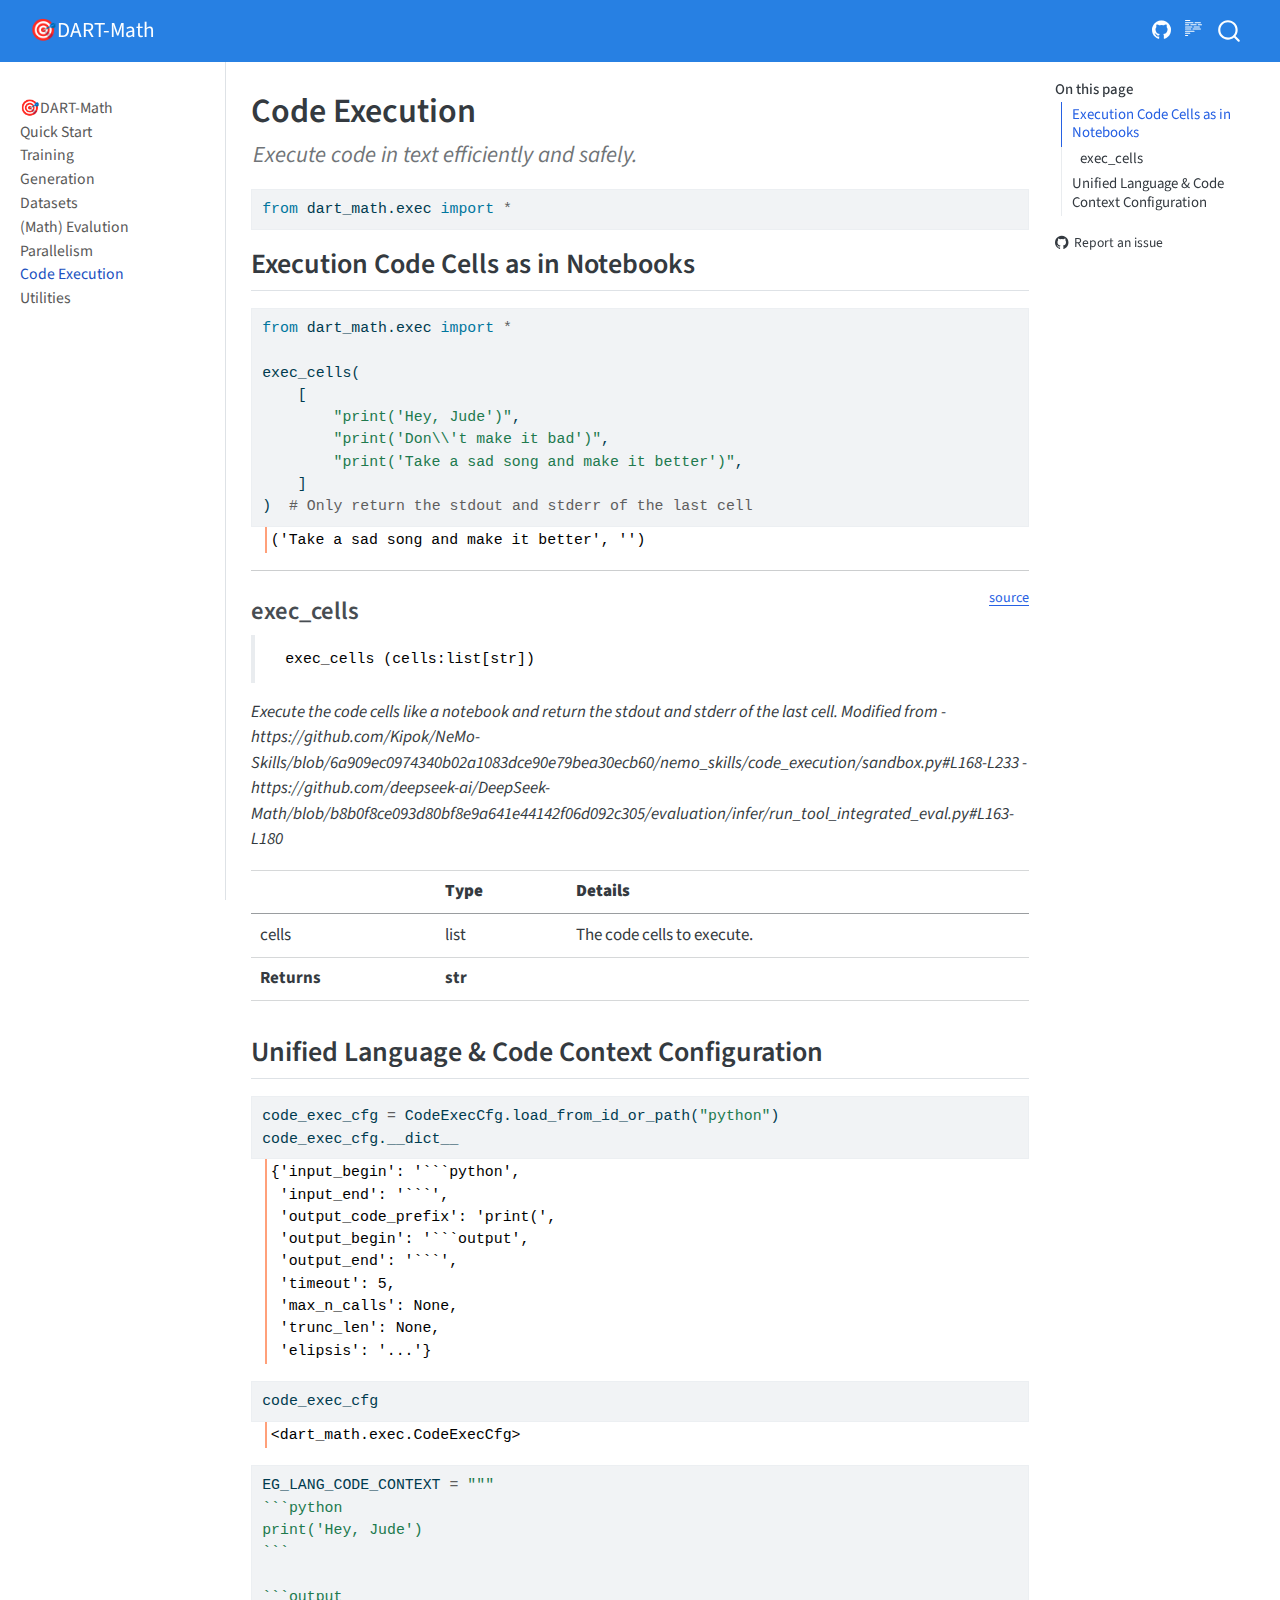
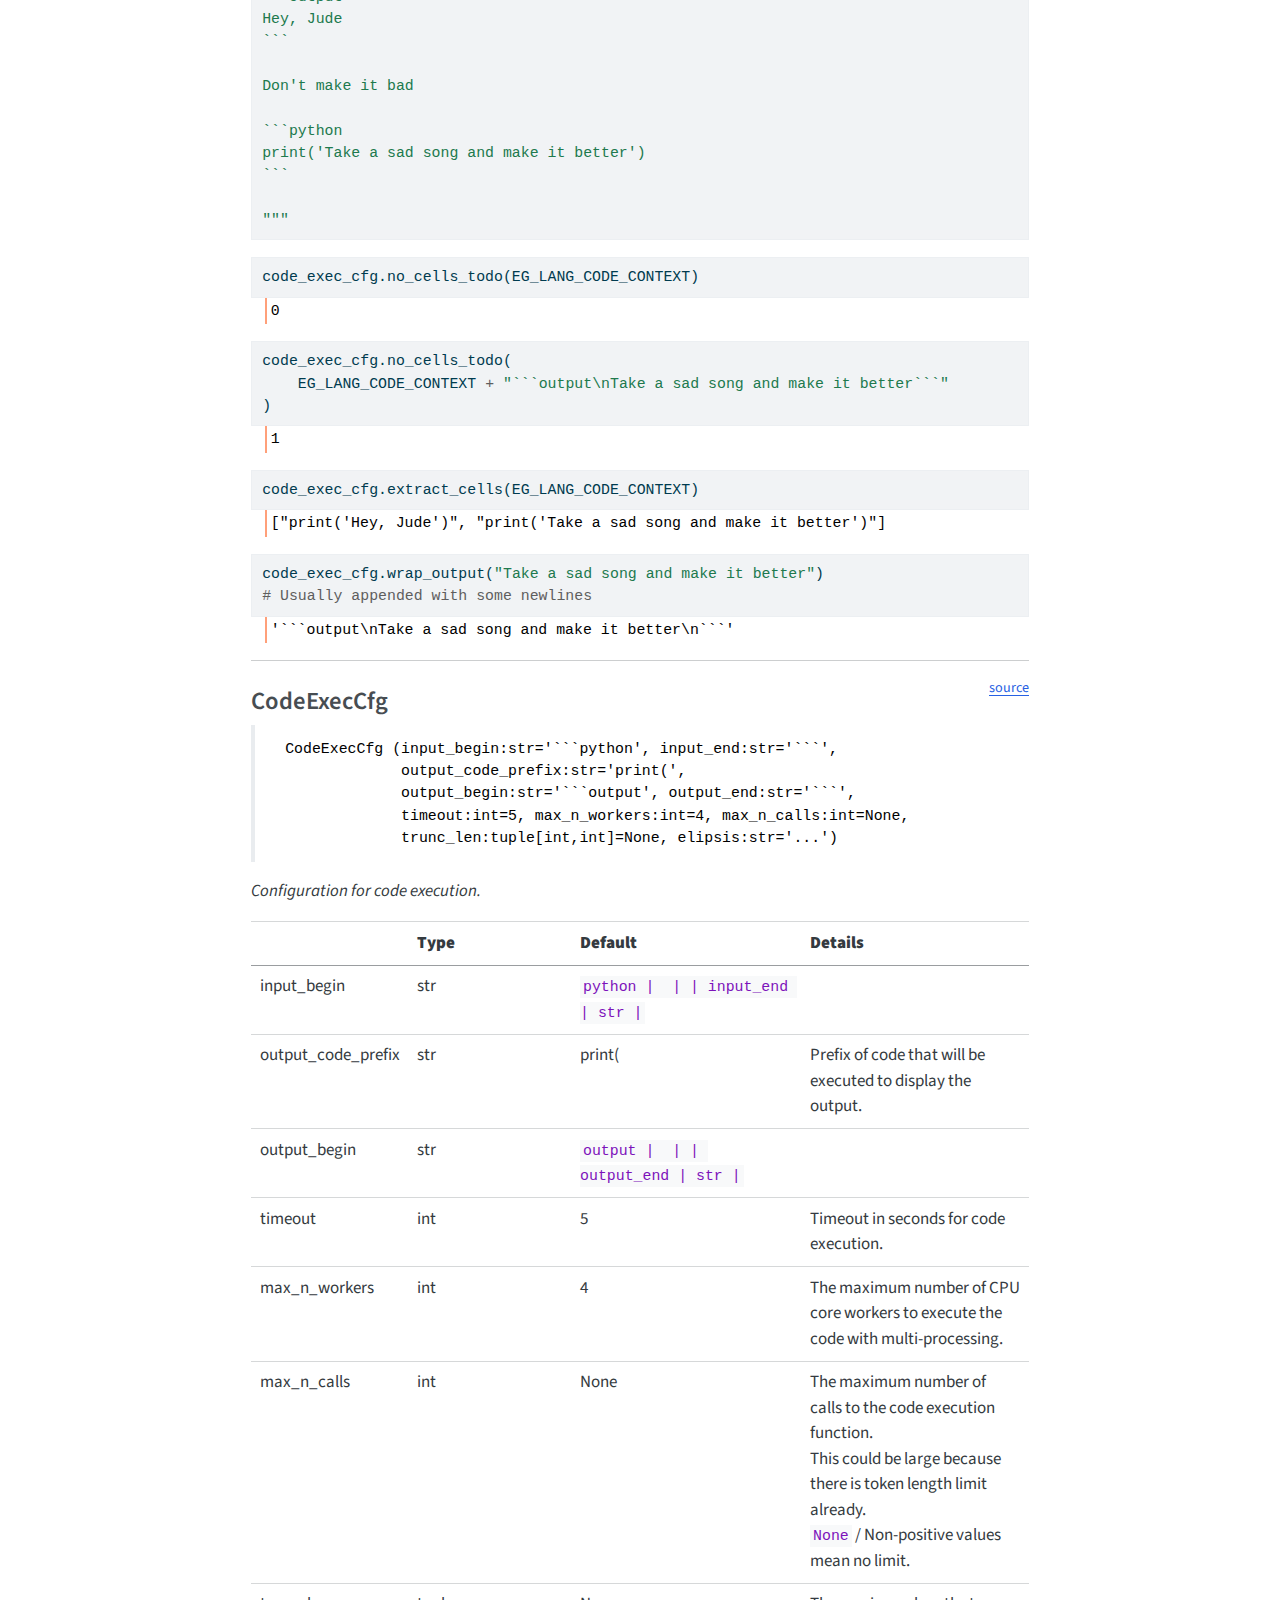
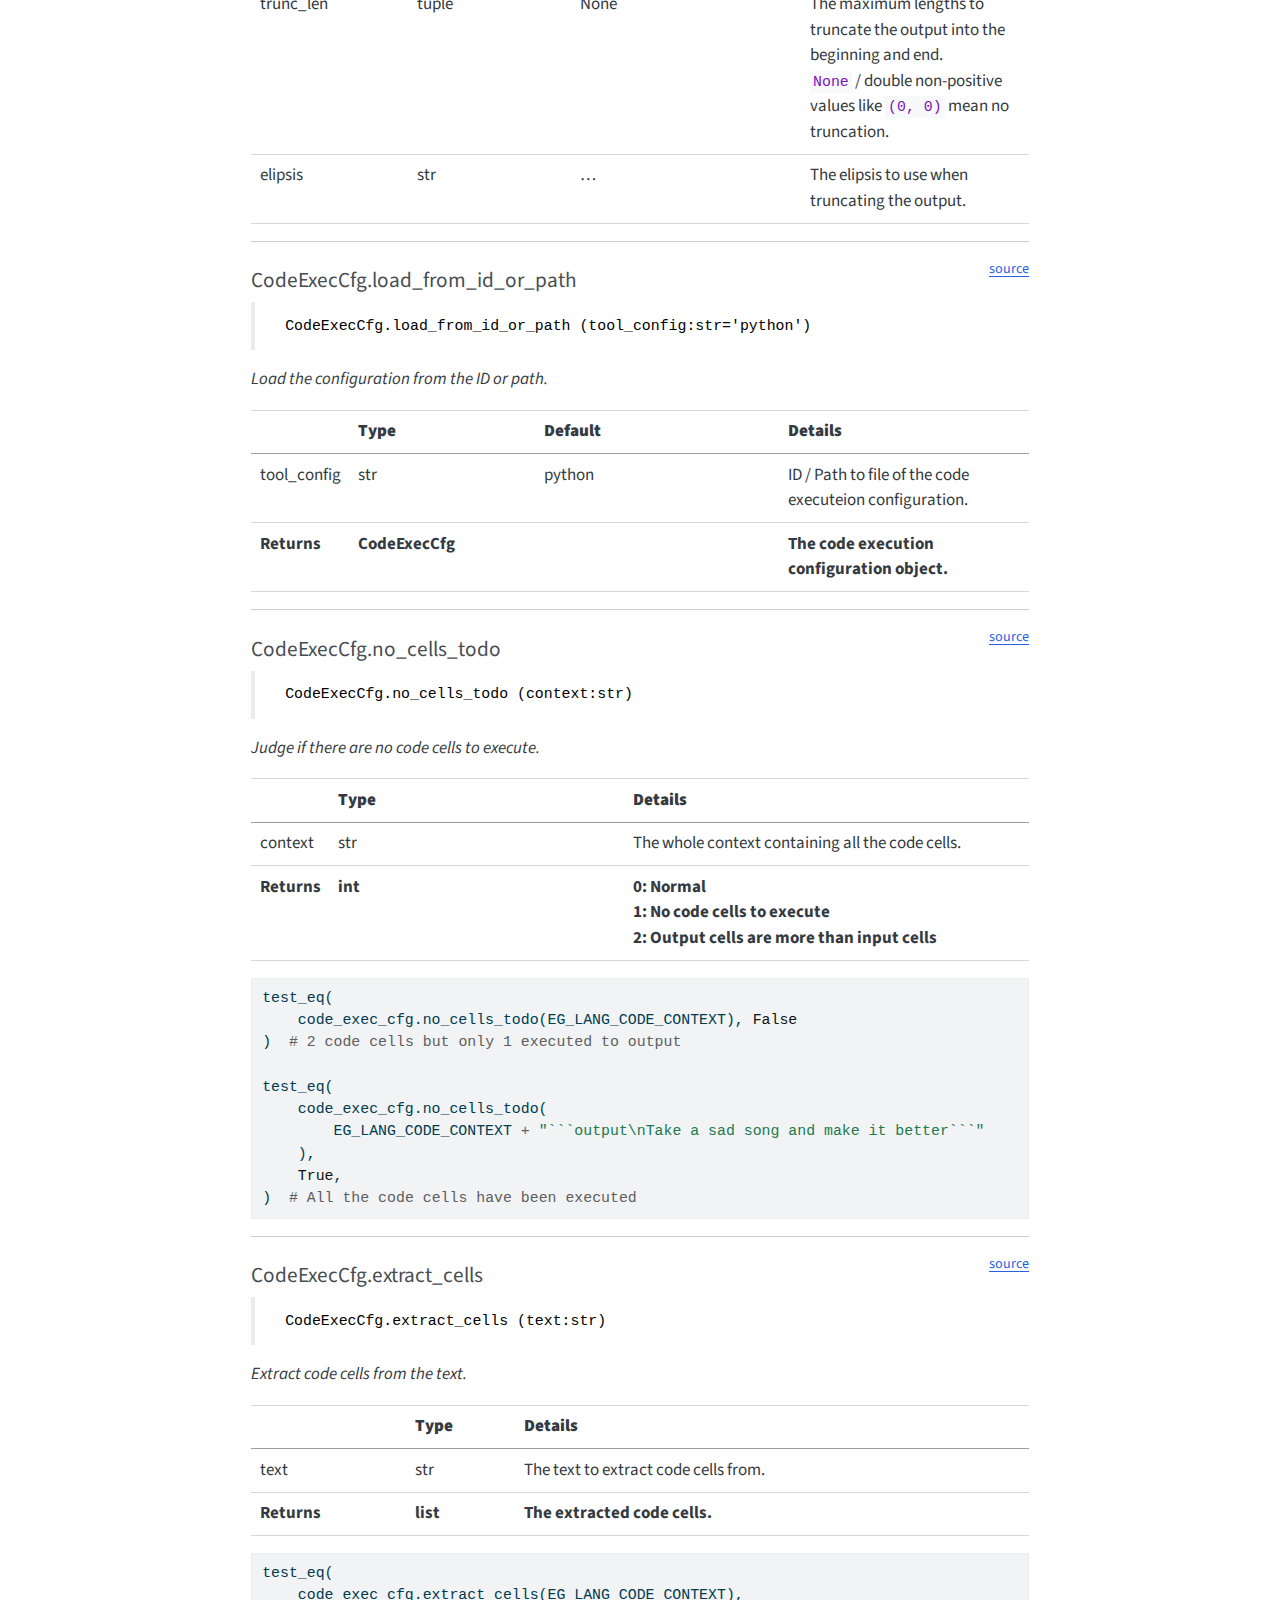
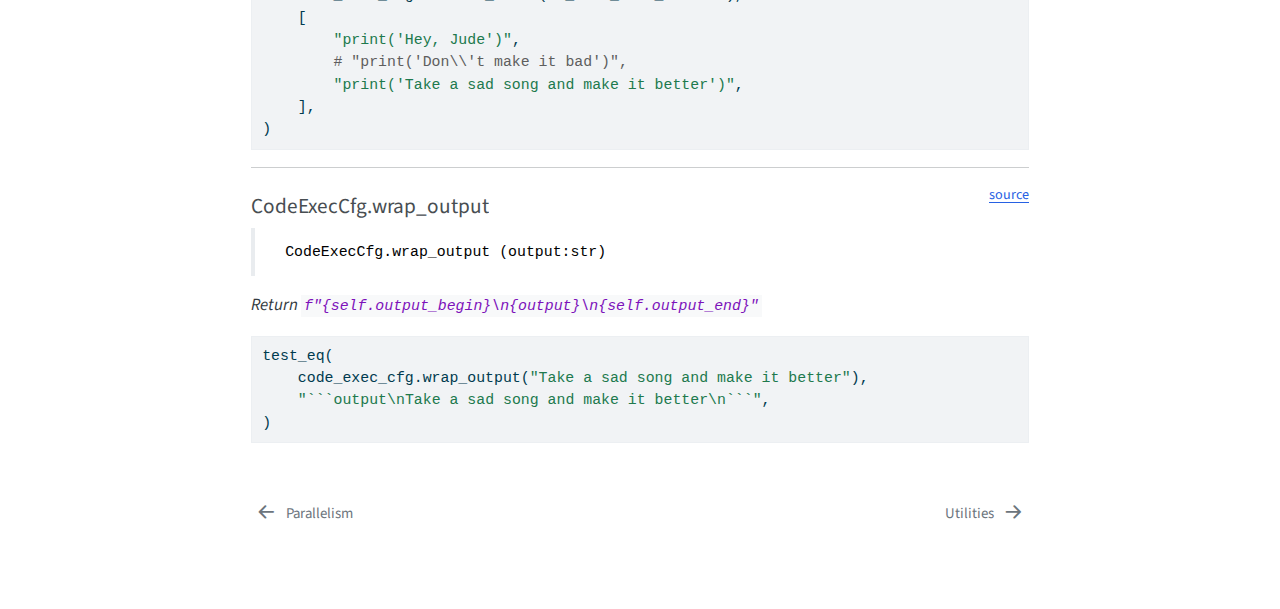
<file: exec.html>
<!DOCTYPE html>
<html xmlns="http://www.w3.org/1999/xhtml" lang="en" xml:lang="en"><head>

<meta charset="utf-8">
<meta name="generator" content="quarto-1.6.39">

<meta name="viewport" content="width=device-width, initial-scale=1.0, user-scalable=yes">

<meta name="description" content="Execute code in text efficiently and safely.">

<title>Code Execution – 🎯DART-Math</title>
<style>
code{white-space: pre-wrap;}
span.smallcaps{font-variant: small-caps;}
div.columns{display: flex; gap: min(4vw, 1.5em);}
div.column{flex: auto; overflow-x: auto;}
div.hanging-indent{margin-left: 1.5em; text-indent: -1.5em;}
ul.task-list{list-style: none;}
ul.task-list li input[type="checkbox"] {
  width: 0.8em;
  margin: 0 0.8em 0.2em -1em; /* quarto-specific, see https://github.com/quarto-dev/quarto-cli/issues/4556 */ 
  vertical-align: middle;
}
/* CSS for syntax highlighting */
pre > code.sourceCode { white-space: pre; position: relative; }
pre > code.sourceCode > span { line-height: 1.25; }
pre > code.sourceCode > span:empty { height: 1.2em; }
.sourceCode { overflow: visible; }
code.sourceCode > span { color: inherit; text-decoration: inherit; }
div.sourceCode { margin: 1em 0; }
pre.sourceCode { margin: 0; }
@media screen {
div.sourceCode { overflow: auto; }
}
@media print {
pre > code.sourceCode { white-space: pre-wrap; }
pre > code.sourceCode > span { display: inline-block; text-indent: -5em; padding-left: 5em; }
}
pre.numberSource code
  { counter-reset: source-line 0; }
pre.numberSource code > span
  { position: relative; left: -4em; counter-increment: source-line; }
pre.numberSource code > span > a:first-child::before
  { content: counter(source-line);
    position: relative; left: -1em; text-align: right; vertical-align: baseline;
    border: none; display: inline-block;
    -webkit-touch-callout: none; -webkit-user-select: none;
    -khtml-user-select: none; -moz-user-select: none;
    -ms-user-select: none; user-select: none;
    padding: 0 4px; width: 4em;
  }
pre.numberSource { margin-left: 3em;  padding-left: 4px; }
div.sourceCode
  {   }
@media screen {
pre > code.sourceCode > span > a:first-child::before { text-decoration: underline; }
}
</style>


<script src="site_libs/quarto-nav/quarto-nav.js"></script>
<script src="site_libs/quarto-nav/headroom.min.js"></script>
<script src="site_libs/clipboard/clipboard.min.js"></script>
<script src="site_libs/quarto-search/autocomplete.umd.js"></script>
<script src="site_libs/quarto-search/fuse.min.js"></script>
<script src="site_libs/quarto-search/quarto-search.js"></script>
<meta name="quarto:offset" content="./">
<link href="./utils.html" rel="next">
<link href="./parallel.html" rel="prev">
<script src="site_libs/quarto-html/quarto.js"></script>
<script src="site_libs/quarto-html/popper.min.js"></script>
<script src="site_libs/quarto-html/tippy.umd.min.js"></script>
<script src="site_libs/quarto-html/anchor.min.js"></script>
<link href="site_libs/quarto-html/tippy.css" rel="stylesheet">
<link href="site_libs/quarto-html/quarto-syntax-highlighting-e26003cea8cd680ca0c55a263523d882.css" rel="stylesheet" id="quarto-text-highlighting-styles">
<script src="site_libs/bootstrap/bootstrap.min.js"></script>
<link href="site_libs/bootstrap/bootstrap-icons.css" rel="stylesheet">
<link href="site_libs/bootstrap/bootstrap-c16f70d9e6245094a6412faf456d4b9c.min.css" rel="stylesheet" append-hash="true" id="quarto-bootstrap" data-mode="light">
<script id="quarto-search-options" type="application/json">{
  "location": "navbar",
  "copy-button": false,
  "collapse-after": 3,
  "panel-placement": "end",
  "type": "overlay",
  "limit": 50,
  "keyboard-shortcut": [
    "f",
    "/",
    "s"
  ],
  "show-item-context": false,
  "language": {
    "search-no-results-text": "No results",
    "search-matching-documents-text": "matching documents",
    "search-copy-link-title": "Copy link to search",
    "search-hide-matches-text": "Hide additional matches",
    "search-more-match-text": "more match in this document",
    "search-more-matches-text": "more matches in this document",
    "search-clear-button-title": "Clear",
    "search-text-placeholder": "",
    "search-detached-cancel-button-title": "Cancel",
    "search-submit-button-title": "Submit",
    "search-label": "Search"
  }
}</script>


<link rel="stylesheet" href="styles.css">
<meta property="og:title" content="Code Execution – 🎯DART-Math">
<meta property="og:description" content="Execute code in text efficiently and safely.">
<meta property="og:site_name" content="🎯DART-Math">
<meta name="twitter:title" content="Code Execution – 🎯DART-Math">
<meta name="twitter:description" content="Execute code in text efficiently and safely.">
<meta name="twitter:card" content="summary">
</head>

<body class="nav-sidebar docked nav-fixed">

<div id="quarto-search-results"></div>
  <header id="quarto-header" class="headroom fixed-top">
    <nav class="navbar navbar-expand-lg " data-bs-theme="dark">
      <div class="navbar-container container-fluid">
      <div class="navbar-brand-container mx-auto">
    <a class="navbar-brand" href="./index.html">
    <span class="navbar-title">🎯DART-Math</span>
    </a>
  </div>
            <div id="quarto-search" class="" title="Search"></div>
          <button class="navbar-toggler" type="button" data-bs-toggle="collapse" data-bs-target="#navbarCollapse" aria-controls="navbarCollapse" role="menu" aria-expanded="false" aria-label="Toggle navigation" onclick="if (window.quartoToggleHeadroom) { window.quartoToggleHeadroom(); }">
  <span class="navbar-toggler-icon"></span>
</button>
          <div class="collapse navbar-collapse" id="navbarCollapse">
            <ul class="navbar-nav navbar-nav-scroll ms-auto">
  <li class="nav-item compact">
    <a class="nav-link" href="https://github.com/hkust-nlp/dart-math"> <i class="bi bi-github" role="img">
</i> 
<span class="menu-text"></span></a>
  </li>  
</ul>
          </div> <!-- /navcollapse -->
            <div class="quarto-navbar-tools">
  <a href="" class="quarto-reader-toggle quarto-navigation-tool px-1" onclick="window.quartoToggleReader(); return false;" title="Toggle reader mode">
  <div class="quarto-reader-toggle-btn">
  <i class="bi"></i>
  </div>
</a>
</div>
      </div> <!-- /container-fluid -->
    </nav>
  <nav class="quarto-secondary-nav">
    <div class="container-fluid d-flex">
      <button type="button" class="quarto-btn-toggle btn" data-bs-toggle="collapse" role="button" data-bs-target=".quarto-sidebar-collapse-item" aria-controls="quarto-sidebar" aria-expanded="false" aria-label="Toggle sidebar navigation" onclick="if (window.quartoToggleHeadroom) { window.quartoToggleHeadroom(); }">
        <i class="bi bi-layout-text-sidebar-reverse"></i>
      </button>
        <nav class="quarto-page-breadcrumbs" aria-label="breadcrumb"><ol class="breadcrumb"><li class="breadcrumb-item"><a href="./exec.html">Code Execution</a></li></ol></nav>
        <a class="flex-grow-1" role="navigation" data-bs-toggle="collapse" data-bs-target=".quarto-sidebar-collapse-item" aria-controls="quarto-sidebar" aria-expanded="false" aria-label="Toggle sidebar navigation" onclick="if (window.quartoToggleHeadroom) { window.quartoToggleHeadroom(); }">      
        </a>
    </div>
  </nav>
</header>
<!-- content -->
<div id="quarto-content" class="quarto-container page-columns page-rows-contents page-layout-article page-navbar">
<!-- sidebar -->
  <nav id="quarto-sidebar" class="sidebar collapse collapse-horizontal quarto-sidebar-collapse-item sidebar-navigation docked overflow-auto">
    <div class="sidebar-menu-container"> 
    <ul class="list-unstyled mt-1">
        <li class="sidebar-item">
  <div class="sidebar-item-container"> 
  <a href="./index.html" class="sidebar-item-text sidebar-link">
 <span class="menu-text">🎯DART-Math</span></a>
  </div>
</li>
        <li class="sidebar-item">
  <div class="sidebar-item-container"> 
  <a href="./quick-start.html" class="sidebar-item-text sidebar-link">
 <span class="menu-text">Quick Start</span></a>
  </div>
</li>
        <li class="sidebar-item">
  <div class="sidebar-item-container"> 
  <a href="./train.html" class="sidebar-item-text sidebar-link">
 <span class="menu-text">Training</span></a>
  </div>
</li>
        <li class="sidebar-item">
  <div class="sidebar-item-container"> 
  <a href="./gen.html" class="sidebar-item-text sidebar-link">
 <span class="menu-text">Generation</span></a>
  </div>
</li>
        <li class="sidebar-item">
  <div class="sidebar-item-container"> 
  <a href="./data.html" class="sidebar-item-text sidebar-link">
 <span class="menu-text">Datasets</span></a>
  </div>
</li>
        <li class="sidebar-item">
  <div class="sidebar-item-container"> 
  <a href="./eval.html" class="sidebar-item-text sidebar-link">
 <span class="menu-text">(Math) Evalution</span></a>
  </div>
</li>
        <li class="sidebar-item">
  <div class="sidebar-item-container"> 
  <a href="./parallel.html" class="sidebar-item-text sidebar-link">
 <span class="menu-text">Parallelism</span></a>
  </div>
</li>
        <li class="sidebar-item">
  <div class="sidebar-item-container"> 
  <a href="./exec.html" class="sidebar-item-text sidebar-link active">
 <span class="menu-text">Code Execution</span></a>
  </div>
</li>
        <li class="sidebar-item">
  <div class="sidebar-item-container"> 
  <a href="./utils.html" class="sidebar-item-text sidebar-link">
 <span class="menu-text">Utilities</span></a>
  </div>
</li>
    </ul>
    </div>
</nav>
<div id="quarto-sidebar-glass" class="quarto-sidebar-collapse-item" data-bs-toggle="collapse" data-bs-target=".quarto-sidebar-collapse-item"></div>
<!-- margin-sidebar -->
    <div id="quarto-margin-sidebar" class="sidebar margin-sidebar">
        <nav id="TOC" role="doc-toc" class="toc-active">
    <h2 id="toc-title">On this page</h2>
   
  <ul>
  <li><a href="#execution-code-cells-as-in-notebooks" id="toc-execution-code-cells-as-in-notebooks" class="nav-link active" data-scroll-target="#execution-code-cells-as-in-notebooks">Execution Code Cells as in Notebooks</a>
  <ul>
  <li><a href="#exec_cells" id="toc-exec_cells" class="nav-link" data-scroll-target="#exec_cells">exec_cells</a></li>
  </ul></li>
  <li><a href="#unified-language-code-context-configuration" id="toc-unified-language-code-context-configuration" class="nav-link" data-scroll-target="#unified-language-code-context-configuration">Unified Language &amp; Code Context Configuration</a>
  <ul>
  <li><a href="#codeexeccfg" id="toc-codeexeccfg" class="nav-link" data-scroll-target="#codeexeccfg">CodeExecCfg</a>
  <ul class="collapse">
  <li><a href="#codeexeccfg.load_from_id_or_path" id="toc-codeexeccfg.load_from_id_or_path" class="nav-link" data-scroll-target="#codeexeccfg.load_from_id_or_path">CodeExecCfg.load_from_id_or_path</a></li>
  <li><a href="#codeexeccfg.no_cells_todo" id="toc-codeexeccfg.no_cells_todo" class="nav-link" data-scroll-target="#codeexeccfg.no_cells_todo">CodeExecCfg.no_cells_todo</a></li>
  <li><a href="#codeexeccfg.extract_cells" id="toc-codeexeccfg.extract_cells" class="nav-link" data-scroll-target="#codeexeccfg.extract_cells">CodeExecCfg.extract_cells</a></li>
  <li><a href="#codeexeccfg.wrap_output" id="toc-codeexeccfg.wrap_output" class="nav-link" data-scroll-target="#codeexeccfg.wrap_output">CodeExecCfg.wrap_output</a></li>
  </ul></li>
  </ul></li>
  </ul>
<div class="toc-actions"><ul><li><a href="https://github.com/hkust-nlp/dart-math/issues/new" class="toc-action"><i class="bi bi-github"></i>Report an issue</a></li></ul></div></nav>
    </div>
<!-- main -->
<main class="content" id="quarto-document-content">

<header id="title-block-header" class="quarto-title-block default">
<div class="quarto-title">
<h1 class="title">Code Execution</h1>
</div>

<div>
  <div class="description">
    Execute code in text efficiently and safely.
  </div>
</div>


<div class="quarto-title-meta">

    
  
    
  </div>
  


</header>


<!-- WARNING: THIS FILE WAS AUTOGENERATED! DO NOT EDIT! -->
<div id="cell-3" class="cell">
<div class="sourceCode cell-code" id="cb1"><pre class="sourceCode python code-with-copy"><code class="sourceCode python"><span id="cb1-1"><a href="#cb1-1" aria-hidden="true" tabindex="-1"></a><span class="im">from</span> dart_math.<span class="bu">exec</span> <span class="im">import</span> <span class="op">*</span></span></code><button title="Copy to Clipboard" class="code-copy-button"><i class="bi"></i></button></pre></div>
</div>
<section id="execution-code-cells-as-in-notebooks" class="level2">
<h2 class="anchored" data-anchor-id="execution-code-cells-as-in-notebooks">Execution Code Cells as in Notebooks</h2>
<div id="cell-5" class="cell">
<div class="sourceCode cell-code" id="cb2"><pre class="sourceCode python code-with-copy"><code class="sourceCode python"><span id="cb2-1"><a href="#cb2-1" aria-hidden="true" tabindex="-1"></a><span class="im">from</span> dart_math.<span class="bu">exec</span> <span class="im">import</span> <span class="op">*</span></span>
<span id="cb2-2"><a href="#cb2-2" aria-hidden="true" tabindex="-1"></a></span>
<span id="cb2-3"><a href="#cb2-3" aria-hidden="true" tabindex="-1"></a>exec_cells(</span>
<span id="cb2-4"><a href="#cb2-4" aria-hidden="true" tabindex="-1"></a>    [</span>
<span id="cb2-5"><a href="#cb2-5" aria-hidden="true" tabindex="-1"></a>        <span class="st">"print('Hey, Jude')"</span>,</span>
<span id="cb2-6"><a href="#cb2-6" aria-hidden="true" tabindex="-1"></a>        <span class="st">"print('Don</span><span class="ch">\\</span><span class="st">'t make it bad')"</span>,</span>
<span id="cb2-7"><a href="#cb2-7" aria-hidden="true" tabindex="-1"></a>        <span class="st">"print('Take a sad song and make it better')"</span>,</span>
<span id="cb2-8"><a href="#cb2-8" aria-hidden="true" tabindex="-1"></a>    ]</span>
<span id="cb2-9"><a href="#cb2-9" aria-hidden="true" tabindex="-1"></a>)  <span class="co"># Only return the stdout and stderr of the last cell</span></span></code><button title="Copy to Clipboard" class="code-copy-button"><i class="bi"></i></button></pre></div>
<div class="cell-output cell-output-display">
<pre><code>('Take a sad song and make it better', '')</code></pre>
</div>
</div>
<hr>
<p><a href="https://github.com/hkust-nlp/dart-math/blob/main/dart_math/exec.py#LNone" target="_blank" style="float:right; font-size:smaller">source</a></p>
<section id="exec_cells" class="level3">
<h3 class="anchored" data-anchor-id="exec_cells">exec_cells</h3>
<blockquote class="blockquote">
<pre><code> exec_cells (cells:list[str])</code></pre>
</blockquote>
<p><em>Execute the code cells like a notebook and return the stdout and stderr of the last cell. Modified from - https://github.com/Kipok/NeMo-Skills/blob/6a909ec0974340b02a1083dce90e79bea30ecb60/nemo_skills/code_execution/sandbox.py#L168-L233 - https://github.com/deepseek-ai/DeepSeek-Math/blob/b8b0f8ce093d80bf8e9a641e44142f06d092c305/evaluation/infer/run_tool_integrated_eval.py#L163-L180</em></p>
<table class="caption-top table">
<thead>
<tr class="header">
<th></th>
<th><strong>Type</strong></th>
<th><strong>Details</strong></th>
</tr>
</thead>
<tbody>
<tr class="odd">
<td>cells</td>
<td>list</td>
<td>The code cells to execute.</td>
</tr>
<tr class="even">
<td><strong>Returns</strong></td>
<td><strong>str</strong></td>
<td></td>
</tr>
</tbody>
</table>
</section>
</section>
<section id="unified-language-code-context-configuration" class="level2">
<h2 class="anchored" data-anchor-id="unified-language-code-context-configuration">Unified Language &amp; Code Context Configuration</h2>
<div id="cell-8" class="cell">
<div class="sourceCode cell-code" id="cb5"><pre class="sourceCode python code-with-copy"><code class="sourceCode python"><span id="cb5-1"><a href="#cb5-1" aria-hidden="true" tabindex="-1"></a>code_exec_cfg <span class="op">=</span> CodeExecCfg.load_from_id_or_path(<span class="st">"python"</span>)</span>
<span id="cb5-2"><a href="#cb5-2" aria-hidden="true" tabindex="-1"></a>code_exec_cfg.__dict__</span></code><button title="Copy to Clipboard" class="code-copy-button"><i class="bi"></i></button></pre></div>
<div class="cell-output cell-output-display">
<pre><code>{'input_begin': '```python',
 'input_end': '```',
 'output_code_prefix': 'print(',
 'output_begin': '```output',
 'output_end': '```',
 'timeout': 5,
 'max_n_calls': None,
 'trunc_len': None,
 'elipsis': '...'}</code></pre>
</div>
</div>
<div id="cell-9" class="cell">
<div class="sourceCode cell-code" id="cb7"><pre class="sourceCode python code-with-copy"><code class="sourceCode python"><span id="cb7-1"><a href="#cb7-1" aria-hidden="true" tabindex="-1"></a>code_exec_cfg</span></code><button title="Copy to Clipboard" class="code-copy-button"><i class="bi"></i></button></pre></div>
<div class="cell-output cell-output-display">
<pre><code>&lt;dart_math.exec.CodeExecCfg&gt;</code></pre>
</div>
</div>
<div id="cell-10" class="cell">
<div class="sourceCode cell-code" id="cb9"><pre class="sourceCode python code-with-copy"><code class="sourceCode python"><span id="cb9-1"><a href="#cb9-1" aria-hidden="true" tabindex="-1"></a>EG_LANG_CODE_CONTEXT <span class="op">=</span> <span class="st">"""</span></span>
<span id="cb9-2"><a href="#cb9-2" aria-hidden="true" tabindex="-1"></a><span class="st">```python</span></span>
<span id="cb9-3"><a href="#cb9-3" aria-hidden="true" tabindex="-1"></a><span class="st">print('Hey, Jude')</span></span>
<span id="cb9-4"><a href="#cb9-4" aria-hidden="true" tabindex="-1"></a><span class="st">```</span></span>
<span id="cb9-5"><a href="#cb9-5" aria-hidden="true" tabindex="-1"></a></span>
<span id="cb9-6"><a href="#cb9-6" aria-hidden="true" tabindex="-1"></a><span class="st">```output</span></span>
<span id="cb9-7"><a href="#cb9-7" aria-hidden="true" tabindex="-1"></a><span class="st">Hey, Jude</span></span>
<span id="cb9-8"><a href="#cb9-8" aria-hidden="true" tabindex="-1"></a><span class="st">```</span></span>
<span id="cb9-9"><a href="#cb9-9" aria-hidden="true" tabindex="-1"></a></span>
<span id="cb9-10"><a href="#cb9-10" aria-hidden="true" tabindex="-1"></a><span class="st">Don't make it bad</span></span>
<span id="cb9-11"><a href="#cb9-11" aria-hidden="true" tabindex="-1"></a></span>
<span id="cb9-12"><a href="#cb9-12" aria-hidden="true" tabindex="-1"></a><span class="st">```python</span></span>
<span id="cb9-13"><a href="#cb9-13" aria-hidden="true" tabindex="-1"></a><span class="st">print('Take a sad song and make it better')</span></span>
<span id="cb9-14"><a href="#cb9-14" aria-hidden="true" tabindex="-1"></a><span class="st">```</span></span>
<span id="cb9-15"><a href="#cb9-15" aria-hidden="true" tabindex="-1"></a></span>
<span id="cb9-16"><a href="#cb9-16" aria-hidden="true" tabindex="-1"></a><span class="st">"""</span></span></code><button title="Copy to Clipboard" class="code-copy-button"><i class="bi"></i></button></pre></div>
</div>
<div id="cell-11" class="cell">
<div class="sourceCode cell-code" id="cb10"><pre class="sourceCode python code-with-copy"><code class="sourceCode python"><span id="cb10-1"><a href="#cb10-1" aria-hidden="true" tabindex="-1"></a>code_exec_cfg.no_cells_todo(EG_LANG_CODE_CONTEXT)</span></code><button title="Copy to Clipboard" class="code-copy-button"><i class="bi"></i></button></pre></div>
<div class="cell-output cell-output-display">
<pre><code>0</code></pre>
</div>
</div>
<div id="cell-12" class="cell">
<div class="sourceCode cell-code" id="cb12"><pre class="sourceCode python code-with-copy"><code class="sourceCode python"><span id="cb12-1"><a href="#cb12-1" aria-hidden="true" tabindex="-1"></a>code_exec_cfg.no_cells_todo(</span>
<span id="cb12-2"><a href="#cb12-2" aria-hidden="true" tabindex="-1"></a>    EG_LANG_CODE_CONTEXT <span class="op">+</span> <span class="st">"```output</span><span class="ch">\n</span><span class="st">Take a sad song and make it better```"</span></span>
<span id="cb12-3"><a href="#cb12-3" aria-hidden="true" tabindex="-1"></a>)</span></code><button title="Copy to Clipboard" class="code-copy-button"><i class="bi"></i></button></pre></div>
<div class="cell-output cell-output-display">
<pre><code>1</code></pre>
</div>
</div>
<div id="cell-13" class="cell">
<div class="sourceCode cell-code" id="cb14"><pre class="sourceCode python code-with-copy"><code class="sourceCode python"><span id="cb14-1"><a href="#cb14-1" aria-hidden="true" tabindex="-1"></a>code_exec_cfg.extract_cells(EG_LANG_CODE_CONTEXT)</span></code><button title="Copy to Clipboard" class="code-copy-button"><i class="bi"></i></button></pre></div>
<div class="cell-output cell-output-display">
<pre><code>["print('Hey, Jude')", "print('Take a sad song and make it better')"]</code></pre>
</div>
</div>
<div id="cell-14" class="cell">
<div class="sourceCode cell-code" id="cb16"><pre class="sourceCode python code-with-copy"><code class="sourceCode python"><span id="cb16-1"><a href="#cb16-1" aria-hidden="true" tabindex="-1"></a>code_exec_cfg.wrap_output(<span class="st">"Take a sad song and make it better"</span>)</span>
<span id="cb16-2"><a href="#cb16-2" aria-hidden="true" tabindex="-1"></a><span class="co"># Usually appended with some newlines</span></span></code><button title="Copy to Clipboard" class="code-copy-button"><i class="bi"></i></button></pre></div>
<div class="cell-output cell-output-display">
<pre><code>'```output\nTake a sad song and make it better\n```'</code></pre>
</div>
</div>
<hr>
<p><a href="https://github.com/hkust-nlp/dart-math/blob/main/dart_math/exec.py#LNone" target="_blank" style="float:right; font-size:smaller">source</a></p>
<section id="codeexeccfg" class="level3">
<h3 class="anchored" data-anchor-id="codeexeccfg">CodeExecCfg</h3>
<blockquote class="blockquote">
<pre><code> CodeExecCfg (input_begin:str='```python', input_end:str='```',
              output_code_prefix:str='print(',
              output_begin:str='```output', output_end:str='```',
              timeout:int=5, max_n_workers:int=4, max_n_calls:int=None,
              trunc_len:tuple[int,int]=None, elipsis:str='...')</code></pre>
</blockquote>
<p><em>Configuration for code execution.</em></p>
<table class="caption-top table">
<colgroup>
<col style="width: 6%">
<col style="width: 25%">
<col style="width: 34%">
<col style="width: 34%">
</colgroup>
<thead>
<tr class="header">
<th></th>
<th><strong>Type</strong></th>
<th><strong>Default</strong></th>
<th><strong>Details</strong></th>
</tr>
</thead>
<tbody>
<tr class="odd">
<td>input_begin</td>
<td>str</td>
<td><code>python |  | | input_end | str |</code></td>
<td></td>
</tr>
<tr class="even">
<td>output_code_prefix</td>
<td>str</td>
<td>print(</td>
<td>Prefix of code that will be executed to display the output.</td>
</tr>
<tr class="odd">
<td>output_begin</td>
<td>str</td>
<td><code>output |  | | output_end | str |</code></td>
<td></td>
</tr>
<tr class="even">
<td>timeout</td>
<td>int</td>
<td>5</td>
<td>Timeout in seconds for code execution.</td>
</tr>
<tr class="odd">
<td>max_n_workers</td>
<td>int</td>
<td>4</td>
<td>The maximum number of CPU core workers to execute the code with multi-processing.</td>
</tr>
<tr class="even">
<td>max_n_calls</td>
<td>int</td>
<td>None</td>
<td>The maximum number of calls to the code execution function.<br>This could be large because there is token length limit already.<br><code>None</code> / Non-positive values mean no limit.</td>
</tr>
<tr class="odd">
<td>trunc_len</td>
<td>tuple</td>
<td>None</td>
<td>The maximum lengths to truncate the output into the beginning and end.<br><code>None</code> / double non-positive values like <code>(0, 0)</code> mean no truncation.</td>
</tr>
<tr class="even">
<td>elipsis</td>
<td>str</td>
<td>…</td>
<td>The elipsis to use when truncating the output.</td>
</tr>
</tbody>
</table>
<hr>
<p><a href="https://github.com/hkust-nlp/dart-math/blob/main/dart_math/exec.py#LNone" target="_blank" style="float:right; font-size:smaller">source</a></p>
<section id="codeexeccfg.load_from_id_or_path" class="level4">
<h4 class="anchored" data-anchor-id="codeexeccfg.load_from_id_or_path">CodeExecCfg.load_from_id_or_path</h4>
<blockquote class="blockquote">
<pre><code> CodeExecCfg.load_from_id_or_path (tool_config:str='python')</code></pre>
</blockquote>
<p><em>Load the configuration from the ID or path.</em></p>
<table class="caption-top table">
<colgroup>
<col style="width: 6%">
<col style="width: 25%">
<col style="width: 34%">
<col style="width: 34%">
</colgroup>
<thead>
<tr class="header">
<th></th>
<th><strong>Type</strong></th>
<th><strong>Default</strong></th>
<th><strong>Details</strong></th>
</tr>
</thead>
<tbody>
<tr class="odd">
<td>tool_config</td>
<td>str</td>
<td>python</td>
<td>ID / Path to file of the code executeion configuration.</td>
</tr>
<tr class="even">
<td><strong>Returns</strong></td>
<td><strong>CodeExecCfg</strong></td>
<td></td>
<td><strong>The code execution configuration object.</strong></td>
</tr>
</tbody>
</table>
<hr>
<p><a href="https://github.com/hkust-nlp/dart-math/blob/main/dart_math/exec.py#LNone" target="_blank" style="float:right; font-size:smaller">source</a></p>
</section>
<section id="codeexeccfg.no_cells_todo" class="level4">
<h4 class="anchored" data-anchor-id="codeexeccfg.no_cells_todo">CodeExecCfg.no_cells_todo</h4>
<blockquote class="blockquote">
<pre><code> CodeExecCfg.no_cells_todo (context:str)</code></pre>
</blockquote>
<p><em>Judge if there are no code cells to execute.</em></p>
<table class="caption-top table">
<colgroup>
<col style="width: 9%">
<col style="width: 38%">
<col style="width: 52%">
</colgroup>
<thead>
<tr class="header">
<th></th>
<th><strong>Type</strong></th>
<th><strong>Details</strong></th>
</tr>
</thead>
<tbody>
<tr class="odd">
<td>context</td>
<td>str</td>
<td>The whole context containing all the code cells.</td>
</tr>
<tr class="even">
<td><strong>Returns</strong></td>
<td><strong>int</strong></td>
<td><strong>0: Normal<br>1: No code cells to execute<br>2: Output cells are more than input cells</strong></td>
</tr>
</tbody>
</table>
<div id="cell-18" class="cell">
<div class="sourceCode cell-code" id="cb21"><pre class="sourceCode python code-with-copy"><code class="sourceCode python"><span id="cb21-1"><a href="#cb21-1" aria-hidden="true" tabindex="-1"></a>test_eq(</span>
<span id="cb21-2"><a href="#cb21-2" aria-hidden="true" tabindex="-1"></a>    code_exec_cfg.no_cells_todo(EG_LANG_CODE_CONTEXT), <span class="va">False</span></span>
<span id="cb21-3"><a href="#cb21-3" aria-hidden="true" tabindex="-1"></a>)  <span class="co"># 2 code cells but only 1 executed to output</span></span>
<span id="cb21-4"><a href="#cb21-4" aria-hidden="true" tabindex="-1"></a></span>
<span id="cb21-5"><a href="#cb21-5" aria-hidden="true" tabindex="-1"></a>test_eq(</span>
<span id="cb21-6"><a href="#cb21-6" aria-hidden="true" tabindex="-1"></a>    code_exec_cfg.no_cells_todo(</span>
<span id="cb21-7"><a href="#cb21-7" aria-hidden="true" tabindex="-1"></a>        EG_LANG_CODE_CONTEXT <span class="op">+</span> <span class="st">"```output</span><span class="ch">\n</span><span class="st">Take a sad song and make it better```"</span></span>
<span id="cb21-8"><a href="#cb21-8" aria-hidden="true" tabindex="-1"></a>    ),</span>
<span id="cb21-9"><a href="#cb21-9" aria-hidden="true" tabindex="-1"></a>    <span class="va">True</span>,</span>
<span id="cb21-10"><a href="#cb21-10" aria-hidden="true" tabindex="-1"></a>)  <span class="co"># All the code cells have been executed</span></span></code><button title="Copy to Clipboard" class="code-copy-button"><i class="bi"></i></button></pre></div>
</div>
<hr>
<p><a href="https://github.com/hkust-nlp/dart-math/blob/main/dart_math/exec.py#LNone" target="_blank" style="float:right; font-size:smaller">source</a></p>
</section>
<section id="codeexeccfg.extract_cells" class="level4">
<h4 class="anchored" data-anchor-id="codeexeccfg.extract_cells">CodeExecCfg.extract_cells</h4>
<blockquote class="blockquote">
<pre><code> CodeExecCfg.extract_cells (text:str)</code></pre>
</blockquote>
<p><em>Extract code cells from the text.</em></p>
<table class="caption-top table">
<thead>
<tr class="header">
<th></th>
<th><strong>Type</strong></th>
<th><strong>Details</strong></th>
</tr>
</thead>
<tbody>
<tr class="odd">
<td>text</td>
<td>str</td>
<td>The text to extract code cells from.</td>
</tr>
<tr class="even">
<td><strong>Returns</strong></td>
<td><strong>list</strong></td>
<td><strong>The extracted code cells.</strong></td>
</tr>
</tbody>
</table>
<div id="cell-20" class="cell">
<div class="sourceCode cell-code" id="cb23"><pre class="sourceCode python code-with-copy"><code class="sourceCode python"><span id="cb23-1"><a href="#cb23-1" aria-hidden="true" tabindex="-1"></a>test_eq(</span>
<span id="cb23-2"><a href="#cb23-2" aria-hidden="true" tabindex="-1"></a>    code_exec_cfg.extract_cells(EG_LANG_CODE_CONTEXT),</span>
<span id="cb23-3"><a href="#cb23-3" aria-hidden="true" tabindex="-1"></a>    [</span>
<span id="cb23-4"><a href="#cb23-4" aria-hidden="true" tabindex="-1"></a>        <span class="st">"print('Hey, Jude')"</span>,</span>
<span id="cb23-5"><a href="#cb23-5" aria-hidden="true" tabindex="-1"></a>        <span class="co"># "print('Don\\'t make it bad')",</span></span>
<span id="cb23-6"><a href="#cb23-6" aria-hidden="true" tabindex="-1"></a>        <span class="st">"print('Take a sad song and make it better')"</span>,</span>
<span id="cb23-7"><a href="#cb23-7" aria-hidden="true" tabindex="-1"></a>    ],</span>
<span id="cb23-8"><a href="#cb23-8" aria-hidden="true" tabindex="-1"></a>)</span></code><button title="Copy to Clipboard" class="code-copy-button"><i class="bi"></i></button></pre></div>
</div>
<hr>
<p><a href="https://github.com/hkust-nlp/dart-math/blob/main/dart_math/exec.py#LNone" target="_blank" style="float:right; font-size:smaller">source</a></p>
</section>
<section id="codeexeccfg.wrap_output" class="level4">
<h4 class="anchored" data-anchor-id="codeexeccfg.wrap_output">CodeExecCfg.wrap_output</h4>
<blockquote class="blockquote">
<pre><code> CodeExecCfg.wrap_output (output:str)</code></pre>
</blockquote>
<p><em>Return <code>f"{self.output_begin}\n{output}\n{self.output_end}"</code></em></p>
<div id="cell-22" class="cell">
<div class="sourceCode cell-code" id="cb25"><pre class="sourceCode python code-with-copy"><code class="sourceCode python"><span id="cb25-1"><a href="#cb25-1" aria-hidden="true" tabindex="-1"></a>test_eq(</span>
<span id="cb25-2"><a href="#cb25-2" aria-hidden="true" tabindex="-1"></a>    code_exec_cfg.wrap_output(<span class="st">"Take a sad song and make it better"</span>),</span>
<span id="cb25-3"><a href="#cb25-3" aria-hidden="true" tabindex="-1"></a>    <span class="st">"```output</span><span class="ch">\n</span><span class="st">Take a sad song and make it better</span><span class="ch">\n</span><span class="st">```"</span>,</span>
<span id="cb25-4"><a href="#cb25-4" aria-hidden="true" tabindex="-1"></a>)</span></code><button title="Copy to Clipboard" class="code-copy-button"><i class="bi"></i></button></pre></div>
</div>


</section>
</section>
</section>

<a onclick="window.scrollTo(0, 0); return false;" role="button" id="quarto-back-to-top"><i class="bi bi-arrow-up"></i> Back to top</a></main> <!-- /main -->
<script id="quarto-html-after-body" type="application/javascript">
window.document.addEventListener("DOMContentLoaded", function (event) {
  const toggleBodyColorMode = (bsSheetEl) => {
    const mode = bsSheetEl.getAttribute("data-mode");
    const bodyEl = window.document.querySelector("body");
    if (mode === "dark") {
      bodyEl.classList.add("quarto-dark");
      bodyEl.classList.remove("quarto-light");
    } else {
      bodyEl.classList.add("quarto-light");
      bodyEl.classList.remove("quarto-dark");
    }
  }
  const toggleBodyColorPrimary = () => {
    const bsSheetEl = window.document.querySelector("link#quarto-bootstrap");
    if (bsSheetEl) {
      toggleBodyColorMode(bsSheetEl);
    }
  }
  toggleBodyColorPrimary();  
  const icon = "";
  const anchorJS = new window.AnchorJS();
  anchorJS.options = {
    placement: 'right',
    icon: icon
  };
  anchorJS.add('.anchored');
  const isCodeAnnotation = (el) => {
    for (const clz of el.classList) {
      if (clz.startsWith('code-annotation-')) {                     
        return true;
      }
    }
    return false;
  }
  const onCopySuccess = function(e) {
    // button target
    const button = e.trigger;
    // don't keep focus
    button.blur();
    // flash "checked"
    button.classList.add('code-copy-button-checked');
    var currentTitle = button.getAttribute("title");
    button.setAttribute("title", "Copied!");
    let tooltip;
    if (window.bootstrap) {
      button.setAttribute("data-bs-toggle", "tooltip");
      button.setAttribute("data-bs-placement", "left");
      button.setAttribute("data-bs-title", "Copied!");
      tooltip = new bootstrap.Tooltip(button, 
        { trigger: "manual", 
          customClass: "code-copy-button-tooltip",
          offset: [0, -8]});
      tooltip.show();    
    }
    setTimeout(function() {
      if (tooltip) {
        tooltip.hide();
        button.removeAttribute("data-bs-title");
        button.removeAttribute("data-bs-toggle");
        button.removeAttribute("data-bs-placement");
      }
      button.setAttribute("title", currentTitle);
      button.classList.remove('code-copy-button-checked');
    }, 1000);
    // clear code selection
    e.clearSelection();
  }
  const getTextToCopy = function(trigger) {
      const codeEl = trigger.previousElementSibling.cloneNode(true);
      for (const childEl of codeEl.children) {
        if (isCodeAnnotation(childEl)) {
          childEl.remove();
        }
      }
      return codeEl.innerText;
  }
  const clipboard = new window.ClipboardJS('.code-copy-button:not([data-in-quarto-modal])', {
    text: getTextToCopy
  });
  clipboard.on('success', onCopySuccess);
  if (window.document.getElementById('quarto-embedded-source-code-modal')) {
    const clipboardModal = new window.ClipboardJS('.code-copy-button[data-in-quarto-modal]', {
      text: getTextToCopy,
      container: window.document.getElementById('quarto-embedded-source-code-modal')
    });
    clipboardModal.on('success', onCopySuccess);
  }
    var localhostRegex = new RegExp(/^(?:http|https):\/\/localhost\:?[0-9]*\//);
    var mailtoRegex = new RegExp(/^mailto:/);
      var filterRegex = new RegExp("https:\/\/hkust-nlp\.github\.io\/dart-math");
    var isInternal = (href) => {
        return filterRegex.test(href) || localhostRegex.test(href) || mailtoRegex.test(href);
    }
    // Inspect non-navigation links and adorn them if external
 	var links = window.document.querySelectorAll('a[href]:not(.nav-link):not(.navbar-brand):not(.toc-action):not(.sidebar-link):not(.sidebar-item-toggle):not(.pagination-link):not(.no-external):not([aria-hidden]):not(.dropdown-item):not(.quarto-navigation-tool):not(.about-link)');
    for (var i=0; i<links.length; i++) {
      const link = links[i];
      if (!isInternal(link.href)) {
        // undo the damage that might have been done by quarto-nav.js in the case of
        // links that we want to consider external
        if (link.dataset.originalHref !== undefined) {
          link.href = link.dataset.originalHref;
        }
      }
    }
  function tippyHover(el, contentFn, onTriggerFn, onUntriggerFn) {
    const config = {
      allowHTML: true,
      maxWidth: 500,
      delay: 100,
      arrow: false,
      appendTo: function(el) {
          return el.parentElement;
      },
      interactive: true,
      interactiveBorder: 10,
      theme: 'quarto',
      placement: 'bottom-start',
    };
    if (contentFn) {
      config.content = contentFn;
    }
    if (onTriggerFn) {
      config.onTrigger = onTriggerFn;
    }
    if (onUntriggerFn) {
      config.onUntrigger = onUntriggerFn;
    }
    window.tippy(el, config); 
  }
  const noterefs = window.document.querySelectorAll('a[role="doc-noteref"]');
  for (var i=0; i<noterefs.length; i++) {
    const ref = noterefs[i];
    tippyHover(ref, function() {
      // use id or data attribute instead here
      let href = ref.getAttribute('data-footnote-href') || ref.getAttribute('href');
      try { href = new URL(href).hash; } catch {}
      const id = href.replace(/^#\/?/, "");
      const note = window.document.getElementById(id);
      if (note) {
        return note.innerHTML;
      } else {
        return "";
      }
    });
  }
  const xrefs = window.document.querySelectorAll('a.quarto-xref');
  const processXRef = (id, note) => {
    // Strip column container classes
    const stripColumnClz = (el) => {
      el.classList.remove("page-full", "page-columns");
      if (el.children) {
        for (const child of el.children) {
          stripColumnClz(child);
        }
      }
    }
    stripColumnClz(note)
    if (id === null || id.startsWith('sec-')) {
      // Special case sections, only their first couple elements
      const container = document.createElement("div");
      if (note.children && note.children.length > 2) {
        container.appendChild(note.children[0].cloneNode(true));
        for (let i = 1; i < note.children.length; i++) {
          const child = note.children[i];
          if (child.tagName === "P" && child.innerText === "") {
            continue;
          } else {
            container.appendChild(child.cloneNode(true));
            break;
          }
        }
        if (window.Quarto?.typesetMath) {
          window.Quarto.typesetMath(container);
        }
        return container.innerHTML
      } else {
        if (window.Quarto?.typesetMath) {
          window.Quarto.typesetMath(note);
        }
        return note.innerHTML;
      }
    } else {
      // Remove any anchor links if they are present
      const anchorLink = note.querySelector('a.anchorjs-link');
      if (anchorLink) {
        anchorLink.remove();
      }
      if (window.Quarto?.typesetMath) {
        window.Quarto.typesetMath(note);
      }
      if (note.classList.contains("callout")) {
        return note.outerHTML;
      } else {
        return note.innerHTML;
      }
    }
  }
  for (var i=0; i<xrefs.length; i++) {
    const xref = xrefs[i];
    tippyHover(xref, undefined, function(instance) {
      instance.disable();
      let url = xref.getAttribute('href');
      let hash = undefined; 
      if (url.startsWith('#')) {
        hash = url;
      } else {
        try { hash = new URL(url).hash; } catch {}
      }
      if (hash) {
        const id = hash.replace(/^#\/?/, "");
        const note = window.document.getElementById(id);
        if (note !== null) {
          try {
            const html = processXRef(id, note.cloneNode(true));
            instance.setContent(html);
          } finally {
            instance.enable();
            instance.show();
          }
        } else {
          // See if we can fetch this
          fetch(url.split('#')[0])
          .then(res => res.text())
          .then(html => {
            const parser = new DOMParser();
            const htmlDoc = parser.parseFromString(html, "text/html");
            const note = htmlDoc.getElementById(id);
            if (note !== null) {
              const html = processXRef(id, note);
              instance.setContent(html);
            } 
          }).finally(() => {
            instance.enable();
            instance.show();
          });
        }
      } else {
        // See if we can fetch a full url (with no hash to target)
        // This is a special case and we should probably do some content thinning / targeting
        fetch(url)
        .then(res => res.text())
        .then(html => {
          const parser = new DOMParser();
          const htmlDoc = parser.parseFromString(html, "text/html");
          const note = htmlDoc.querySelector('main.content');
          if (note !== null) {
            // This should only happen for chapter cross references
            // (since there is no id in the URL)
            // remove the first header
            if (note.children.length > 0 && note.children[0].tagName === "HEADER") {
              note.children[0].remove();
            }
            const html = processXRef(null, note);
            instance.setContent(html);
          } 
        }).finally(() => {
          instance.enable();
          instance.show();
        });
      }
    }, function(instance) {
    });
  }
      let selectedAnnoteEl;
      const selectorForAnnotation = ( cell, annotation) => {
        let cellAttr = 'data-code-cell="' + cell + '"';
        let lineAttr = 'data-code-annotation="' +  annotation + '"';
        const selector = 'span[' + cellAttr + '][' + lineAttr + ']';
        return selector;
      }
      const selectCodeLines = (annoteEl) => {
        const doc = window.document;
        const targetCell = annoteEl.getAttribute("data-target-cell");
        const targetAnnotation = annoteEl.getAttribute("data-target-annotation");
        const annoteSpan = window.document.querySelector(selectorForAnnotation(targetCell, targetAnnotation));
        const lines = annoteSpan.getAttribute("data-code-lines").split(",");
        const lineIds = lines.map((line) => {
          return targetCell + "-" + line;
        })
        let top = null;
        let height = null;
        let parent = null;
        if (lineIds.length > 0) {
            //compute the position of the single el (top and bottom and make a div)
            const el = window.document.getElementById(lineIds[0]);
            top = el.offsetTop;
            height = el.offsetHeight;
            parent = el.parentElement.parentElement;
          if (lineIds.length > 1) {
            const lastEl = window.document.getElementById(lineIds[lineIds.length - 1]);
            const bottom = lastEl.offsetTop + lastEl.offsetHeight;
            height = bottom - top;
          }
          if (top !== null && height !== null && parent !== null) {
            // cook up a div (if necessary) and position it 
            let div = window.document.getElementById("code-annotation-line-highlight");
            if (div === null) {
              div = window.document.createElement("div");
              div.setAttribute("id", "code-annotation-line-highlight");
              div.style.position = 'absolute';
              parent.appendChild(div);
            }
            div.style.top = top - 2 + "px";
            div.style.height = height + 4 + "px";
            div.style.left = 0;
            let gutterDiv = window.document.getElementById("code-annotation-line-highlight-gutter");
            if (gutterDiv === null) {
              gutterDiv = window.document.createElement("div");
              gutterDiv.setAttribute("id", "code-annotation-line-highlight-gutter");
              gutterDiv.style.position = 'absolute';
              const codeCell = window.document.getElementById(targetCell);
              const gutter = codeCell.querySelector('.code-annotation-gutter');
              gutter.appendChild(gutterDiv);
            }
            gutterDiv.style.top = top - 2 + "px";
            gutterDiv.style.height = height + 4 + "px";
          }
          selectedAnnoteEl = annoteEl;
        }
      };
      const unselectCodeLines = () => {
        const elementsIds = ["code-annotation-line-highlight", "code-annotation-line-highlight-gutter"];
        elementsIds.forEach((elId) => {
          const div = window.document.getElementById(elId);
          if (div) {
            div.remove();
          }
        });
        selectedAnnoteEl = undefined;
      };
        // Handle positioning of the toggle
    window.addEventListener(
      "resize",
      throttle(() => {
        elRect = undefined;
        if (selectedAnnoteEl) {
          selectCodeLines(selectedAnnoteEl);
        }
      }, 10)
    );
    function throttle(fn, ms) {
    let throttle = false;
    let timer;
      return (...args) => {
        if(!throttle) { // first call gets through
            fn.apply(this, args);
            throttle = true;
        } else { // all the others get throttled
            if(timer) clearTimeout(timer); // cancel #2
            timer = setTimeout(() => {
              fn.apply(this, args);
              timer = throttle = false;
            }, ms);
        }
      };
    }
      // Attach click handler to the DT
      const annoteDls = window.document.querySelectorAll('dt[data-target-cell]');
      for (const annoteDlNode of annoteDls) {
        annoteDlNode.addEventListener('click', (event) => {
          const clickedEl = event.target;
          if (clickedEl !== selectedAnnoteEl) {
            unselectCodeLines();
            const activeEl = window.document.querySelector('dt[data-target-cell].code-annotation-active');
            if (activeEl) {
              activeEl.classList.remove('code-annotation-active');
            }
            selectCodeLines(clickedEl);
            clickedEl.classList.add('code-annotation-active');
          } else {
            // Unselect the line
            unselectCodeLines();
            clickedEl.classList.remove('code-annotation-active');
          }
        });
      }
  const findCites = (el) => {
    const parentEl = el.parentElement;
    if (parentEl) {
      const cites = parentEl.dataset.cites;
      if (cites) {
        return {
          el,
          cites: cites.split(' ')
        };
      } else {
        return findCites(el.parentElement)
      }
    } else {
      return undefined;
    }
  };
  var bibliorefs = window.document.querySelectorAll('a[role="doc-biblioref"]');
  for (var i=0; i<bibliorefs.length; i++) {
    const ref = bibliorefs[i];
    const citeInfo = findCites(ref);
    if (citeInfo) {
      tippyHover(citeInfo.el, function() {
        var popup = window.document.createElement('div');
        citeInfo.cites.forEach(function(cite) {
          var citeDiv = window.document.createElement('div');
          citeDiv.classList.add('hanging-indent');
          citeDiv.classList.add('csl-entry');
          var biblioDiv = window.document.getElementById('ref-' + cite);
          if (biblioDiv) {
            citeDiv.innerHTML = biblioDiv.innerHTML;
          }
          popup.appendChild(citeDiv);
        });
        return popup.innerHTML;
      });
    }
  }
});
</script>
<nav class="page-navigation">
  <div class="nav-page nav-page-previous">
      <a href="./parallel.html" class="pagination-link" aria-label="Parallelism">
        <i class="bi bi-arrow-left-short"></i> <span class="nav-page-text">Parallelism</span>
      </a>          
  </div>
  <div class="nav-page nav-page-next">
      <a href="./utils.html" class="pagination-link" aria-label="Utilities">
        <span class="nav-page-text">Utilities</span> <i class="bi bi-arrow-right-short"></i>
      </a>
  </div>
</nav>
</div> <!-- /content -->




<footer class="footer"><div class="nav-footer"><div class="nav-footer-center"><div class="toc-actions d-sm-block d-md-none"><ul><li><a href="https://github.com/hkust-nlp/dart-math/issues/new" class="toc-action"><i class="bi bi-github"></i>Report an issue</a></li></ul></div></div></div></footer></body></html>
</file>
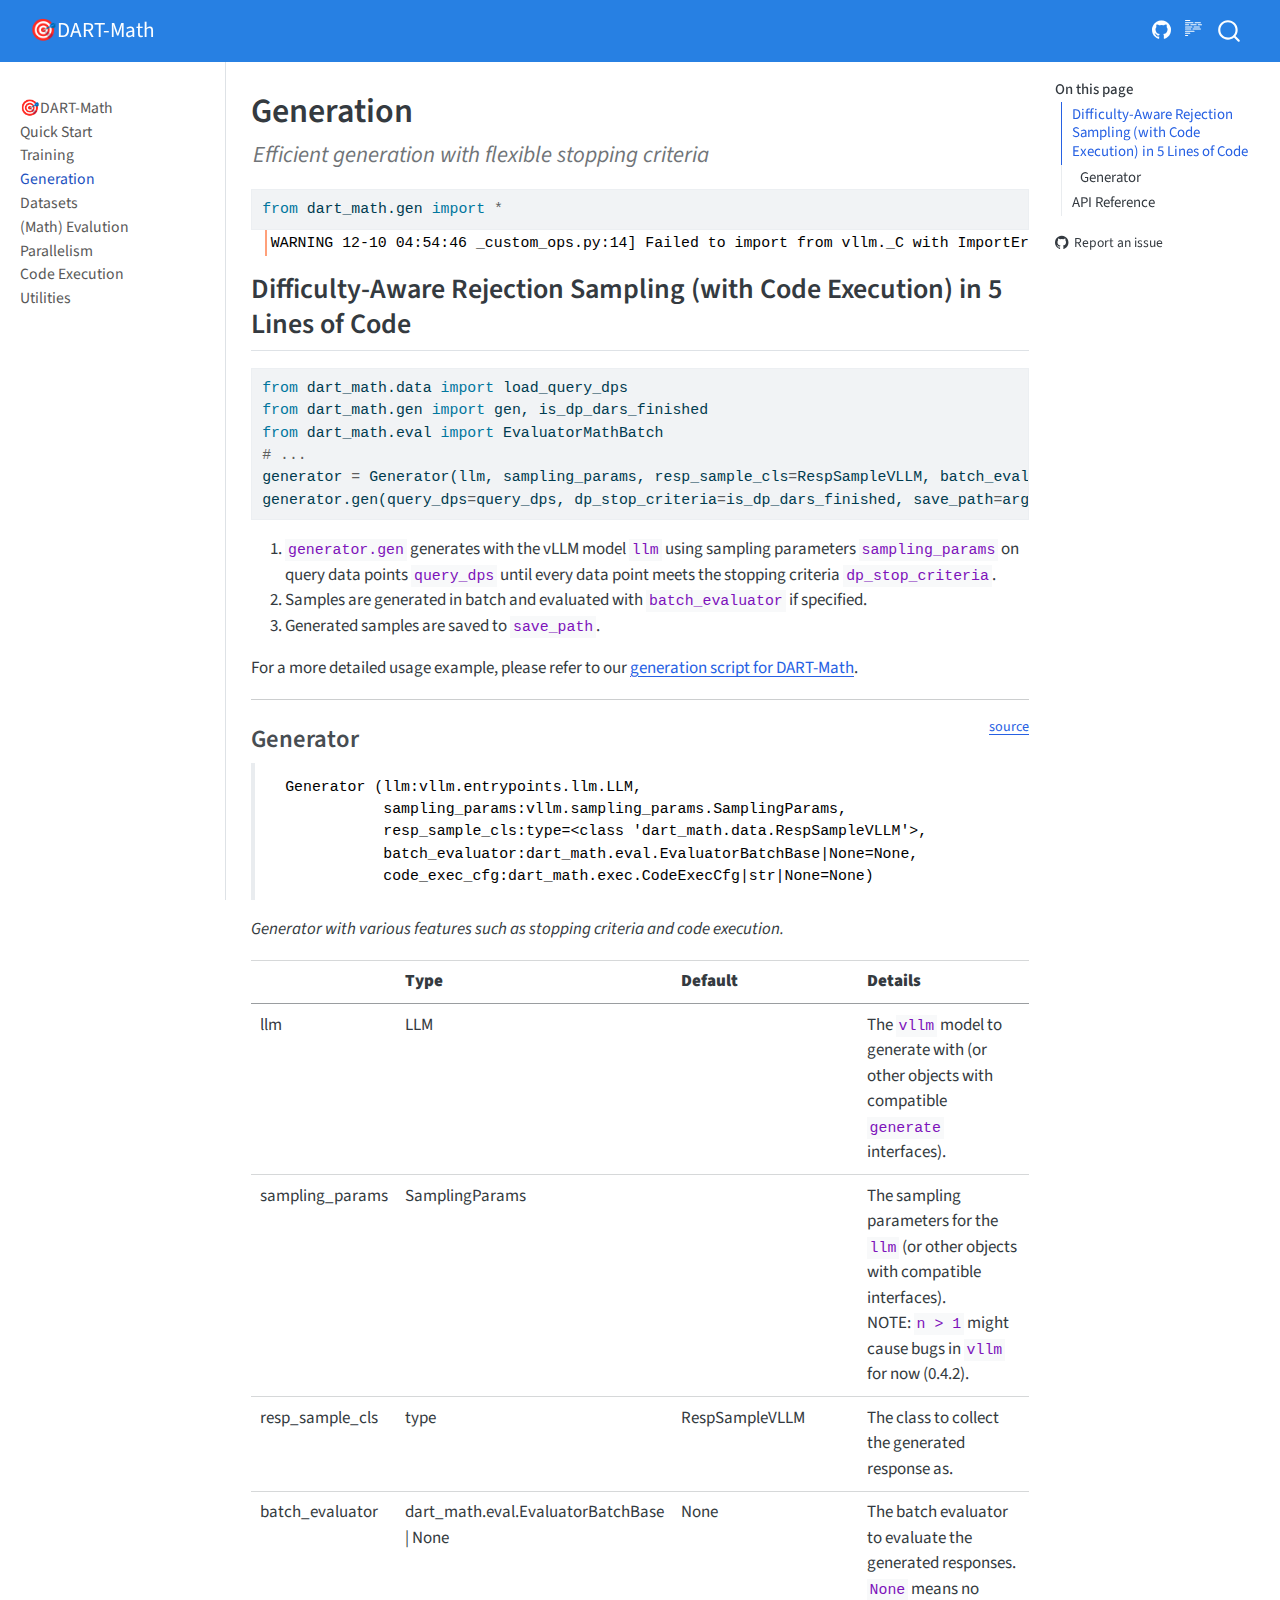
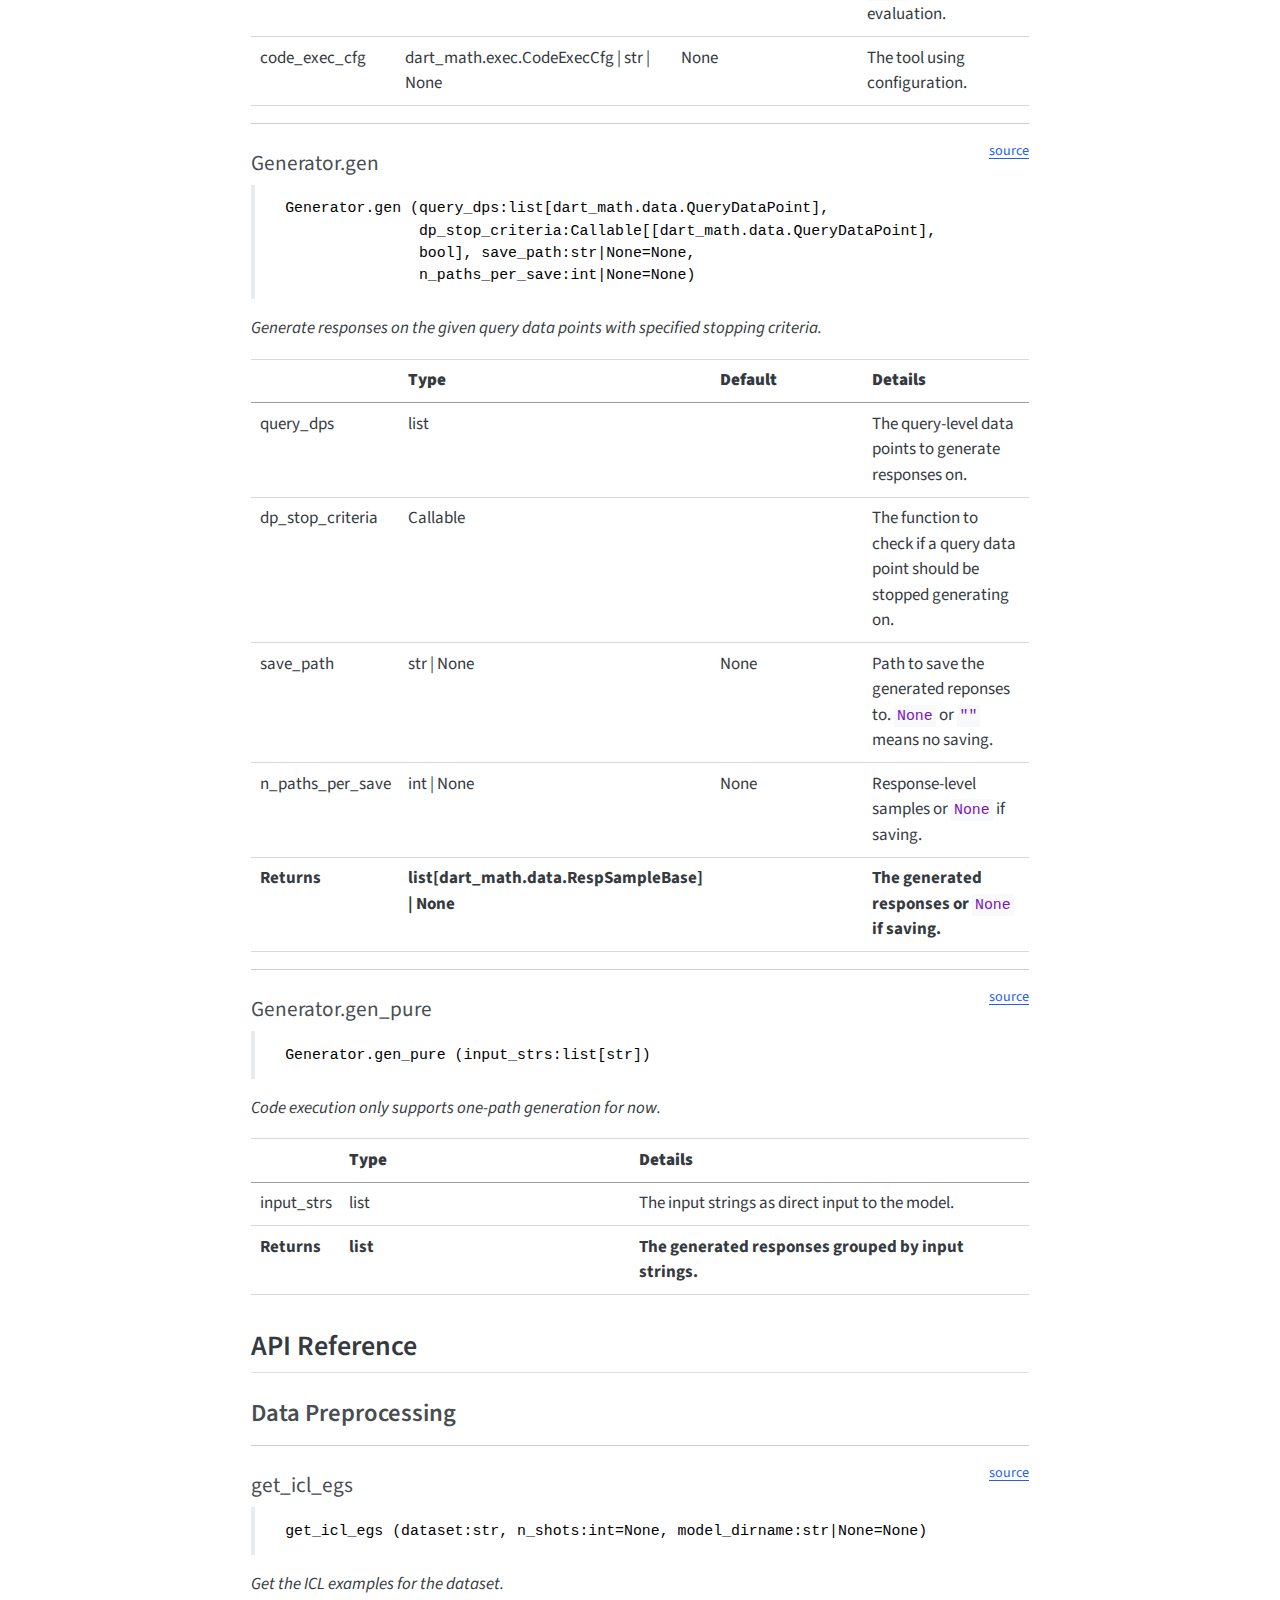
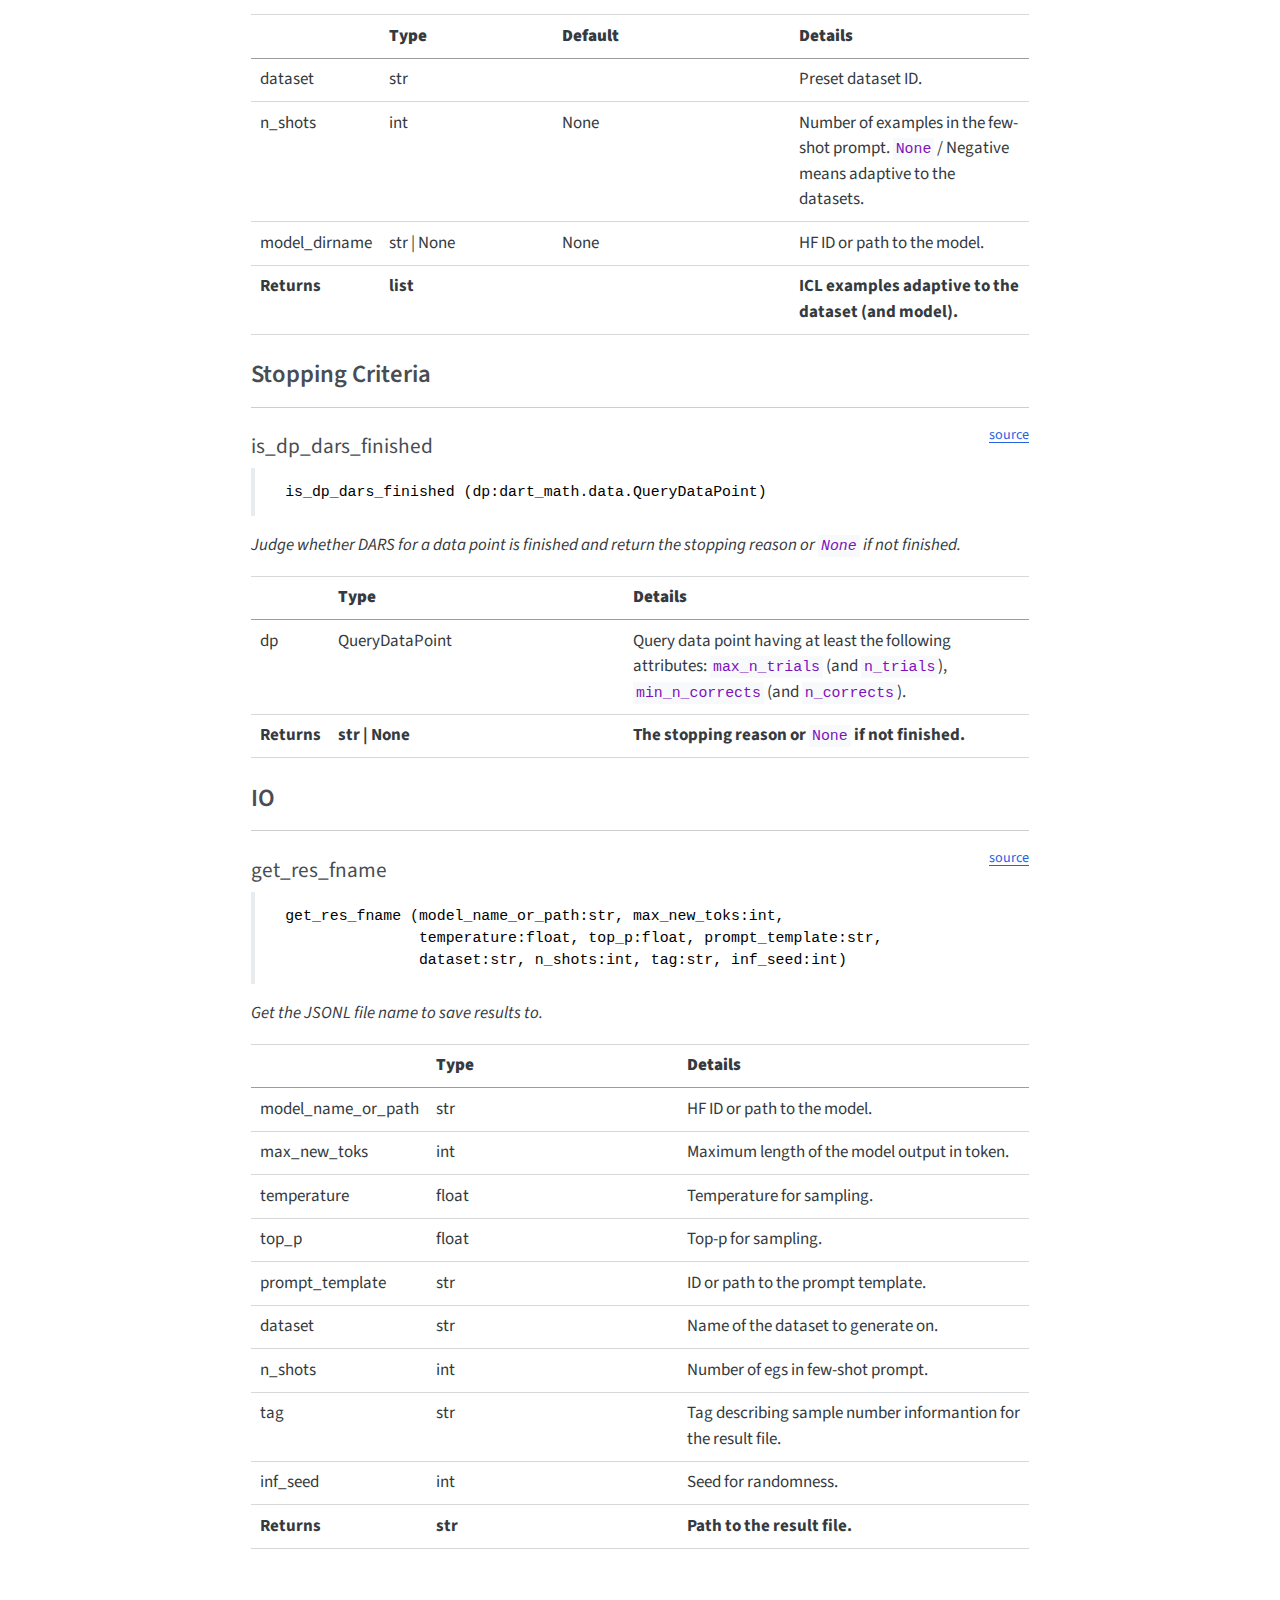
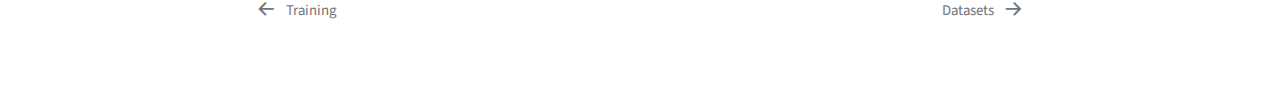
<file: gen.html>
<!DOCTYPE html>
<html xmlns="http://www.w3.org/1999/xhtml" lang="en" xml:lang="en"><head>

<meta charset="utf-8">
<meta name="generator" content="quarto-1.6.39">

<meta name="viewport" content="width=device-width, initial-scale=1.0, user-scalable=yes">

<meta name="description" content="Efficient generation with flexible stopping criteria">

<title>Generation – 🎯DART-Math</title>
<style>
code{white-space: pre-wrap;}
span.smallcaps{font-variant: small-caps;}
div.columns{display: flex; gap: min(4vw, 1.5em);}
div.column{flex: auto; overflow-x: auto;}
div.hanging-indent{margin-left: 1.5em; text-indent: -1.5em;}
ul.task-list{list-style: none;}
ul.task-list li input[type="checkbox"] {
  width: 0.8em;
  margin: 0 0.8em 0.2em -1em; /* quarto-specific, see https://github.com/quarto-dev/quarto-cli/issues/4556 */ 
  vertical-align: middle;
}
/* CSS for syntax highlighting */
pre > code.sourceCode { white-space: pre; position: relative; }
pre > code.sourceCode > span { line-height: 1.25; }
pre > code.sourceCode > span:empty { height: 1.2em; }
.sourceCode { overflow: visible; }
code.sourceCode > span { color: inherit; text-decoration: inherit; }
div.sourceCode { margin: 1em 0; }
pre.sourceCode { margin: 0; }
@media screen {
div.sourceCode { overflow: auto; }
}
@media print {
pre > code.sourceCode { white-space: pre-wrap; }
pre > code.sourceCode > span { display: inline-block; text-indent: -5em; padding-left: 5em; }
}
pre.numberSource code
  { counter-reset: source-line 0; }
pre.numberSource code > span
  { position: relative; left: -4em; counter-increment: source-line; }
pre.numberSource code > span > a:first-child::before
  { content: counter(source-line);
    position: relative; left: -1em; text-align: right; vertical-align: baseline;
    border: none; display: inline-block;
    -webkit-touch-callout: none; -webkit-user-select: none;
    -khtml-user-select: none; -moz-user-select: none;
    -ms-user-select: none; user-select: none;
    padding: 0 4px; width: 4em;
  }
pre.numberSource { margin-left: 3em;  padding-left: 4px; }
div.sourceCode
  {   }
@media screen {
pre > code.sourceCode > span > a:first-child::before { text-decoration: underline; }
}
</style>


<script src="site_libs/quarto-nav/quarto-nav.js"></script>
<script src="site_libs/quarto-nav/headroom.min.js"></script>
<script src="site_libs/clipboard/clipboard.min.js"></script>
<script src="site_libs/quarto-search/autocomplete.umd.js"></script>
<script src="site_libs/quarto-search/fuse.min.js"></script>
<script src="site_libs/quarto-search/quarto-search.js"></script>
<meta name="quarto:offset" content="./">
<link href="./data.html" rel="next">
<link href="./train.html" rel="prev">
<script src="site_libs/quarto-html/quarto.js"></script>
<script src="site_libs/quarto-html/popper.min.js"></script>
<script src="site_libs/quarto-html/tippy.umd.min.js"></script>
<script src="site_libs/quarto-html/anchor.min.js"></script>
<link href="site_libs/quarto-html/tippy.css" rel="stylesheet">
<link href="site_libs/quarto-html/quarto-syntax-highlighting-e26003cea8cd680ca0c55a263523d882.css" rel="stylesheet" id="quarto-text-highlighting-styles">
<script src="site_libs/bootstrap/bootstrap.min.js"></script>
<link href="site_libs/bootstrap/bootstrap-icons.css" rel="stylesheet">
<link href="site_libs/bootstrap/bootstrap-c16f70d9e6245094a6412faf456d4b9c.min.css" rel="stylesheet" append-hash="true" id="quarto-bootstrap" data-mode="light">
<script id="quarto-search-options" type="application/json">{
  "location": "navbar",
  "copy-button": false,
  "collapse-after": 3,
  "panel-placement": "end",
  "type": "overlay",
  "limit": 50,
  "keyboard-shortcut": [
    "f",
    "/",
    "s"
  ],
  "show-item-context": false,
  "language": {
    "search-no-results-text": "No results",
    "search-matching-documents-text": "matching documents",
    "search-copy-link-title": "Copy link to search",
    "search-hide-matches-text": "Hide additional matches",
    "search-more-match-text": "more match in this document",
    "search-more-matches-text": "more matches in this document",
    "search-clear-button-title": "Clear",
    "search-text-placeholder": "",
    "search-detached-cancel-button-title": "Cancel",
    "search-submit-button-title": "Submit",
    "search-label": "Search"
  }
}</script>


<link rel="stylesheet" href="styles.css">
<meta property="og:title" content="Generation – 🎯DART-Math">
<meta property="og:description" content="Efficient generation with flexible stopping criteria">
<meta property="og:site_name" content="🎯DART-Math">
<meta name="twitter:title" content="Generation – 🎯DART-Math">
<meta name="twitter:description" content="Efficient generation with flexible stopping criteria">
<meta name="twitter:card" content="summary">
</head>

<body class="nav-sidebar docked nav-fixed">

<div id="quarto-search-results"></div>
  <header id="quarto-header" class="headroom fixed-top">
    <nav class="navbar navbar-expand-lg " data-bs-theme="dark">
      <div class="navbar-container container-fluid">
      <div class="navbar-brand-container mx-auto">
    <a class="navbar-brand" href="./index.html">
    <span class="navbar-title">🎯DART-Math</span>
    </a>
  </div>
            <div id="quarto-search" class="" title="Search"></div>
          <button class="navbar-toggler" type="button" data-bs-toggle="collapse" data-bs-target="#navbarCollapse" aria-controls="navbarCollapse" role="menu" aria-expanded="false" aria-label="Toggle navigation" onclick="if (window.quartoToggleHeadroom) { window.quartoToggleHeadroom(); }">
  <span class="navbar-toggler-icon"></span>
</button>
          <div class="collapse navbar-collapse" id="navbarCollapse">
            <ul class="navbar-nav navbar-nav-scroll ms-auto">
  <li class="nav-item compact">
    <a class="nav-link" href="https://github.com/hkust-nlp/dart-math"> <i class="bi bi-github" role="img">
</i> 
<span class="menu-text"></span></a>
  </li>  
</ul>
          </div> <!-- /navcollapse -->
            <div class="quarto-navbar-tools">
  <a href="" class="quarto-reader-toggle quarto-navigation-tool px-1" onclick="window.quartoToggleReader(); return false;" title="Toggle reader mode">
  <div class="quarto-reader-toggle-btn">
  <i class="bi"></i>
  </div>
</a>
</div>
      </div> <!-- /container-fluid -->
    </nav>
  <nav class="quarto-secondary-nav">
    <div class="container-fluid d-flex">
      <button type="button" class="quarto-btn-toggle btn" data-bs-toggle="collapse" role="button" data-bs-target=".quarto-sidebar-collapse-item" aria-controls="quarto-sidebar" aria-expanded="false" aria-label="Toggle sidebar navigation" onclick="if (window.quartoToggleHeadroom) { window.quartoToggleHeadroom(); }">
        <i class="bi bi-layout-text-sidebar-reverse"></i>
      </button>
        <nav class="quarto-page-breadcrumbs" aria-label="breadcrumb"><ol class="breadcrumb"><li class="breadcrumb-item"><a href="./gen.html">Generation</a></li></ol></nav>
        <a class="flex-grow-1" role="navigation" data-bs-toggle="collapse" data-bs-target=".quarto-sidebar-collapse-item" aria-controls="quarto-sidebar" aria-expanded="false" aria-label="Toggle sidebar navigation" onclick="if (window.quartoToggleHeadroom) { window.quartoToggleHeadroom(); }">      
        </a>
    </div>
  </nav>
</header>
<!-- content -->
<div id="quarto-content" class="quarto-container page-columns page-rows-contents page-layout-article page-navbar">
<!-- sidebar -->
  <nav id="quarto-sidebar" class="sidebar collapse collapse-horizontal quarto-sidebar-collapse-item sidebar-navigation docked overflow-auto">
    <div class="sidebar-menu-container"> 
    <ul class="list-unstyled mt-1">
        <li class="sidebar-item">
  <div class="sidebar-item-container"> 
  <a href="./index.html" class="sidebar-item-text sidebar-link">
 <span class="menu-text">🎯DART-Math</span></a>
  </div>
</li>
        <li class="sidebar-item">
  <div class="sidebar-item-container"> 
  <a href="./quick-start.html" class="sidebar-item-text sidebar-link">
 <span class="menu-text">Quick Start</span></a>
  </div>
</li>
        <li class="sidebar-item">
  <div class="sidebar-item-container"> 
  <a href="./train.html" class="sidebar-item-text sidebar-link">
 <span class="menu-text">Training</span></a>
  </div>
</li>
        <li class="sidebar-item">
  <div class="sidebar-item-container"> 
  <a href="./gen.html" class="sidebar-item-text sidebar-link active">
 <span class="menu-text">Generation</span></a>
  </div>
</li>
        <li class="sidebar-item">
  <div class="sidebar-item-container"> 
  <a href="./data.html" class="sidebar-item-text sidebar-link">
 <span class="menu-text">Datasets</span></a>
  </div>
</li>
        <li class="sidebar-item">
  <div class="sidebar-item-container"> 
  <a href="./eval.html" class="sidebar-item-text sidebar-link">
 <span class="menu-text">(Math) Evalution</span></a>
  </div>
</li>
        <li class="sidebar-item">
  <div class="sidebar-item-container"> 
  <a href="./parallel.html" class="sidebar-item-text sidebar-link">
 <span class="menu-text">Parallelism</span></a>
  </div>
</li>
        <li class="sidebar-item">
  <div class="sidebar-item-container"> 
  <a href="./exec.html" class="sidebar-item-text sidebar-link">
 <span class="menu-text">Code Execution</span></a>
  </div>
</li>
        <li class="sidebar-item">
  <div class="sidebar-item-container"> 
  <a href="./utils.html" class="sidebar-item-text sidebar-link">
 <span class="menu-text">Utilities</span></a>
  </div>
</li>
    </ul>
    </div>
</nav>
<div id="quarto-sidebar-glass" class="quarto-sidebar-collapse-item" data-bs-toggle="collapse" data-bs-target=".quarto-sidebar-collapse-item"></div>
<!-- margin-sidebar -->
    <div id="quarto-margin-sidebar" class="sidebar margin-sidebar">
        <nav id="TOC" role="doc-toc" class="toc-active">
    <h2 id="toc-title">On this page</h2>
   
  <ul>
  <li><a href="#difficulty-aware-rejection-sampling-with-code-execution-in-5-lines-of-code" id="toc-difficulty-aware-rejection-sampling-with-code-execution-in-5-lines-of-code" class="nav-link active" data-scroll-target="#difficulty-aware-rejection-sampling-with-code-execution-in-5-lines-of-code">Difficulty-Aware Rejection Sampling (with Code Execution) in 5 Lines of Code</a>
  <ul>
  <li><a href="#generator" id="toc-generator" class="nav-link" data-scroll-target="#generator">Generator</a>
  <ul class="collapse">
  <li><a href="#generator.gen" id="toc-generator.gen" class="nav-link" data-scroll-target="#generator.gen">Generator.gen</a></li>
  <li><a href="#generator.gen_pure" id="toc-generator.gen_pure" class="nav-link" data-scroll-target="#generator.gen_pure">Generator.gen_pure</a></li>
  </ul></li>
  </ul></li>
  <li><a href="#api-reference" id="toc-api-reference" class="nav-link" data-scroll-target="#api-reference">API Reference</a>
  <ul>
  <li><a href="#data-preprocessing" id="toc-data-preprocessing" class="nav-link" data-scroll-target="#data-preprocessing">Data Preprocessing</a>
  <ul class="collapse">
  <li><a href="#get_icl_egs" id="toc-get_icl_egs" class="nav-link" data-scroll-target="#get_icl_egs">get_icl_egs</a></li>
  </ul></li>
  <li><a href="#stopping-criteria" id="toc-stopping-criteria" class="nav-link" data-scroll-target="#stopping-criteria">Stopping Criteria</a>
  <ul class="collapse">
  <li><a href="#is_dp_dars_finished" id="toc-is_dp_dars_finished" class="nav-link" data-scroll-target="#is_dp_dars_finished">is_dp_dars_finished</a></li>
  </ul></li>
  <li><a href="#io" id="toc-io" class="nav-link" data-scroll-target="#io">IO</a>
  <ul class="collapse">
  <li><a href="#get_res_fname" id="toc-get_res_fname" class="nav-link" data-scroll-target="#get_res_fname">get_res_fname</a></li>
  </ul></li>
  </ul></li>
  </ul>
<div class="toc-actions"><ul><li><a href="https://github.com/hkust-nlp/dart-math/issues/new" class="toc-action"><i class="bi bi-github"></i>Report an issue</a></li></ul></div></nav>
    </div>
<!-- main -->
<main class="content" id="quarto-document-content">

<header id="title-block-header" class="quarto-title-block default">
<div class="quarto-title">
<h1 class="title">Generation</h1>
</div>

<div>
  <div class="description">
    Efficient generation with flexible stopping criteria
  </div>
</div>


<div class="quarto-title-meta">

    
  
    
  </div>
  


</header>


<!-- WARNING: THIS FILE WAS AUTOGENERATED! DO NOT EDIT! -->
<div id="cell-3" class="cell">
<div class="sourceCode cell-code" id="cb1"><pre class="sourceCode python code-with-copy"><code class="sourceCode python"><span id="cb1-1"><a href="#cb1-1" aria-hidden="true" tabindex="-1"></a><span class="im">from</span> dart_math.gen <span class="im">import</span> <span class="op">*</span></span></code><button title="Copy to Clipboard" class="code-copy-button"><i class="bi"></i></button></pre></div>
<div class="cell-output cell-output-stdout">
<pre><code>WARNING 12-10 04:54:46 _custom_ops.py:14] Failed to import from vllm._C with ImportError('libcuda.so.1: cannot open shared object file: No such file or directory')</code></pre>
</div>
</div>
<section id="difficulty-aware-rejection-sampling-with-code-execution-in-5-lines-of-code" class="level2">
<h2 class="anchored" data-anchor-id="difficulty-aware-rejection-sampling-with-code-execution-in-5-lines-of-code">Difficulty-Aware Rejection Sampling (with Code Execution) in 5 Lines of Code</h2>
<div class="sourceCode" id="cb3"><pre class="sourceCode python code-with-copy"><code class="sourceCode python"><span id="cb3-1"><a href="#cb3-1" aria-hidden="true" tabindex="-1"></a><span class="im">from</span> dart_math.data <span class="im">import</span> load_query_dps</span>
<span id="cb3-2"><a href="#cb3-2" aria-hidden="true" tabindex="-1"></a><span class="im">from</span> dart_math.gen <span class="im">import</span> gen, is_dp_dars_finished</span>
<span id="cb3-3"><a href="#cb3-3" aria-hidden="true" tabindex="-1"></a><span class="im">from</span> dart_math.<span class="bu">eval</span> <span class="im">import</span> EvaluatorMathBatch</span>
<span id="cb3-4"><a href="#cb3-4" aria-hidden="true" tabindex="-1"></a><span class="co"># ...</span></span>
<span id="cb3-5"><a href="#cb3-5" aria-hidden="true" tabindex="-1"></a>generator <span class="op">=</span> Generator(llm, sampling_params, resp_sample_cls<span class="op">=</span>RespSampleVLLM, batch_evaluator<span class="op">=</span>(EvaluatorMathBatch() <span class="cf">if</span> <span class="kw">not</span> args.gen_only <span class="cf">else</span> <span class="va">None</span>), code_exec_cfg<span class="op">=</span>CodeExecCfg.load_from_id_or_path(args.code_exec_cfg) <span class="cf">if</span> args.code_exec_cfg <span class="cf">else</span> <span class="va">None</span>)</span>
<span id="cb3-6"><a href="#cb3-6" aria-hidden="true" tabindex="-1"></a>generator.gen(query_dps<span class="op">=</span>query_dps, dp_stop_criteria<span class="op">=</span>is_dp_dars_finished, save_path<span class="op">=</span>args.gen_save_path, n_paths_per_save<span class="op">=</span>args.save_gen_path_bs)</span></code><button title="Copy to Clipboard" class="code-copy-button"><i class="bi"></i></button></pre></div>
<ol type="1">
<li><code>generator.gen</code> generates with the vLLM model <code>llm</code> using sampling parameters <code>sampling_params</code> on query data points <code>query_dps</code> until every data point meets the stopping criteria <code>dp_stop_criteria</code>.</li>
<li>Samples are generated in batch and evaluated with <code>batch_evaluator</code> if specified.</li>
<li>Generated samples are saved to <code>save_path</code>.</li>
</ol>
<p>For a more detailed usage example, please refer to our <a href="https://github.com/hkust-nlp/dart-math/blob/main/pipeline/gen.py">generation script for DART-Math</a>.</p>
<hr>
<p><a href="https://github.com/hkust-nlp/dart-math/blob/main/dart_math/gen.py#LNone" target="_blank" style="float:right; font-size:smaller">source</a></p>
<section id="generator" class="level3">
<h3 class="anchored" data-anchor-id="generator">Generator</h3>
<blockquote class="blockquote">
<pre><code> Generator (llm:vllm.entrypoints.llm.LLM,
            sampling_params:vllm.sampling_params.SamplingParams,
            resp_sample_cls:type=&lt;class 'dart_math.data.RespSampleVLLM'&gt;,
            batch_evaluator:dart_math.eval.EvaluatorBatchBase|None=None,
            code_exec_cfg:dart_math.exec.CodeExecCfg|str|None=None)</code></pre>
</blockquote>
<p><em>Generator with various features such as stopping criteria and code execution.</em></p>
<table class="caption-top table">
<colgroup>
<col style="width: 6%">
<col style="width: 25%">
<col style="width: 34%">
<col style="width: 34%">
</colgroup>
<thead>
<tr class="header">
<th></th>
<th><strong>Type</strong></th>
<th><strong>Default</strong></th>
<th><strong>Details</strong></th>
</tr>
</thead>
<tbody>
<tr class="odd">
<td>llm</td>
<td>LLM</td>
<td></td>
<td>The <code>vllm</code> model to generate with (or other objects with compatible <code>generate</code> interfaces).</td>
</tr>
<tr class="even">
<td>sampling_params</td>
<td>SamplingParams</td>
<td></td>
<td>The sampling parameters for the <code>llm</code> (or other objects with compatible interfaces).<br>NOTE: <code>n &gt; 1</code> might cause bugs in <code>vllm</code> for now (0.4.2).</td>
</tr>
<tr class="odd">
<td>resp_sample_cls</td>
<td>type</td>
<td>RespSampleVLLM</td>
<td>The class to collect the generated response as.</td>
</tr>
<tr class="even">
<td>batch_evaluator</td>
<td>dart_math.eval.EvaluatorBatchBase | None</td>
<td>None</td>
<td>The batch evaluator to evaluate the generated responses. <code>None</code> means no evaluation.</td>
</tr>
<tr class="odd">
<td>code_exec_cfg</td>
<td>dart_math.exec.CodeExecCfg | str | None</td>
<td>None</td>
<td>The tool using configuration.</td>
</tr>
</tbody>
</table>
<hr>
<p><a href="https://github.com/hkust-nlp/dart-math/blob/main/dart_math/gen.py#LNone" target="_blank" style="float:right; font-size:smaller">source</a></p>
<section id="generator.gen" class="level4">
<h4 class="anchored" data-anchor-id="generator.gen">Generator.gen</h4>
<blockquote class="blockquote">
<pre><code> Generator.gen (query_dps:list[dart_math.data.QueryDataPoint],
                dp_stop_criteria:Callable[[dart_math.data.QueryDataPoint],
                bool], save_path:str|None=None,
                n_paths_per_save:int|None=None)</code></pre>
</blockquote>
<p><em>Generate responses on the given query data points with specified stopping criteria.</em></p>
<table class="caption-top table">
<colgroup>
<col style="width: 6%">
<col style="width: 25%">
<col style="width: 34%">
<col style="width: 34%">
</colgroup>
<thead>
<tr class="header">
<th></th>
<th><strong>Type</strong></th>
<th><strong>Default</strong></th>
<th><strong>Details</strong></th>
</tr>
</thead>
<tbody>
<tr class="odd">
<td>query_dps</td>
<td>list</td>
<td></td>
<td>The query-level data points to generate responses on.</td>
</tr>
<tr class="even">
<td>dp_stop_criteria</td>
<td>Callable</td>
<td></td>
<td>The function to check if a query data point should be stopped generating on.</td>
</tr>
<tr class="odd">
<td>save_path</td>
<td>str | None</td>
<td>None</td>
<td>Path to save the generated reponses to. <code>None</code> or <code>""</code> means no saving.</td>
</tr>
<tr class="even">
<td>n_paths_per_save</td>
<td>int | None</td>
<td>None</td>
<td>Response-level samples or <code>None</code> if saving.</td>
</tr>
<tr class="odd">
<td><strong>Returns</strong></td>
<td><strong>list[dart_math.data.RespSampleBase] | None</strong></td>
<td></td>
<td><strong>The generated responses or <code>None</code> if saving.</strong></td>
</tr>
</tbody>
</table>
<hr>
<p><a href="https://github.com/hkust-nlp/dart-math/blob/main/dart_math/gen.py#LNone" target="_blank" style="float:right; font-size:smaller">source</a></p>
</section>
<section id="generator.gen_pure" class="level4">
<h4 class="anchored" data-anchor-id="generator.gen_pure">Generator.gen_pure</h4>
<blockquote class="blockquote">
<pre><code> Generator.gen_pure (input_strs:list[str])</code></pre>
</blockquote>
<p><em>Code execution only supports one-path generation for now.</em></p>
<table class="caption-top table">
<colgroup>
<col style="width: 9%">
<col style="width: 38%">
<col style="width: 52%">
</colgroup>
<thead>
<tr class="header">
<th></th>
<th><strong>Type</strong></th>
<th><strong>Details</strong></th>
</tr>
</thead>
<tbody>
<tr class="odd">
<td>input_strs</td>
<td>list</td>
<td>The input strings as direct input to the model.</td>
</tr>
<tr class="even">
<td><strong>Returns</strong></td>
<td><strong>list</strong></td>
<td><strong>The generated responses grouped by input strings.</strong></td>
</tr>
</tbody>
</table>
</section>
</section>
</section>
<section id="api-reference" class="level2">
<h2 class="anchored" data-anchor-id="api-reference">API Reference</h2>
<section id="data-preprocessing" class="level3">
<h3 class="anchored" data-anchor-id="data-preprocessing">Data Preprocessing</h3>
<hr>
<p><a href="https://github.com/hkust-nlp/dart-math/blob/main/dart_math/gen.py#LNone" target="_blank" style="float:right; font-size:smaller">source</a></p>
<section id="get_icl_egs" class="level4">
<h4 class="anchored" data-anchor-id="get_icl_egs">get_icl_egs</h4>
<blockquote class="blockquote">
<pre><code> get_icl_egs (dataset:str, n_shots:int=None, model_dirname:str|None=None)</code></pre>
</blockquote>
<p><em>Get the ICL examples for the dataset.</em></p>
<table class="caption-top table">
<colgroup>
<col style="width: 6%">
<col style="width: 25%">
<col style="width: 34%">
<col style="width: 34%">
</colgroup>
<thead>
<tr class="header">
<th></th>
<th><strong>Type</strong></th>
<th><strong>Default</strong></th>
<th><strong>Details</strong></th>
</tr>
</thead>
<tbody>
<tr class="odd">
<td>dataset</td>
<td>str</td>
<td></td>
<td>Preset dataset ID.</td>
</tr>
<tr class="even">
<td>n_shots</td>
<td>int</td>
<td>None</td>
<td>Number of examples in the few-shot prompt. <code>None</code> / Negative means adaptive to the datasets.</td>
</tr>
<tr class="odd">
<td>model_dirname</td>
<td>str | None</td>
<td>None</td>
<td>HF ID or path to the model.</td>
</tr>
<tr class="even">
<td><strong>Returns</strong></td>
<td><strong>list</strong></td>
<td></td>
<td><strong>ICL examples adaptive to the dataset (and model).</strong></td>
</tr>
</tbody>
</table>
</section>
</section>
<section id="stopping-criteria" class="level3">
<h3 class="anchored" data-anchor-id="stopping-criteria">Stopping Criteria</h3>
<hr>
<p><a href="https://github.com/hkust-nlp/dart-math/blob/main/dart_math/gen.py#LNone" target="_blank" style="float:right; font-size:smaller">source</a></p>
<section id="is_dp_dars_finished" class="level4">
<h4 class="anchored" data-anchor-id="is_dp_dars_finished">is_dp_dars_finished</h4>
<blockquote class="blockquote">
<pre><code> is_dp_dars_finished (dp:dart_math.data.QueryDataPoint)</code></pre>
</blockquote>
<p><em>Judge whether DARS for a data point is finished and return the stopping reason or <code>None</code> if not finished.</em></p>
<table class="caption-top table">
<colgroup>
<col style="width: 9%">
<col style="width: 38%">
<col style="width: 52%">
</colgroup>
<thead>
<tr class="header">
<th></th>
<th><strong>Type</strong></th>
<th><strong>Details</strong></th>
</tr>
</thead>
<tbody>
<tr class="odd">
<td>dp</td>
<td>QueryDataPoint</td>
<td>Query data point having at least the following attributes: <code>max_n_trials</code> (and <code>n_trials</code>), <code>min_n_corrects</code> (and <code>n_corrects</code>).</td>
</tr>
<tr class="even">
<td><strong>Returns</strong></td>
<td><strong>str | None</strong></td>
<td><strong>The stopping reason or <code>None</code> if not finished.</strong></td>
</tr>
</tbody>
</table>
</section>
</section>
<section id="io" class="level3">
<h3 class="anchored" data-anchor-id="io">IO</h3>
<hr>
<p><a href="https://github.com/hkust-nlp/dart-math/blob/main/dart_math/gen.py#LNone" target="_blank" style="float:right; font-size:smaller">source</a></p>
<section id="get_res_fname" class="level4">
<h4 class="anchored" data-anchor-id="get_res_fname">get_res_fname</h4>
<blockquote class="blockquote">
<pre><code> get_res_fname (model_name_or_path:str, max_new_toks:int,
                temperature:float, top_p:float, prompt_template:str,
                dataset:str, n_shots:int, tag:str, inf_seed:int)</code></pre>
</blockquote>
<p><em>Get the JSONL file name to save results to.</em></p>
<table class="caption-top table">
<colgroup>
<col style="width: 9%">
<col style="width: 38%">
<col style="width: 52%">
</colgroup>
<thead>
<tr class="header">
<th></th>
<th><strong>Type</strong></th>
<th><strong>Details</strong></th>
</tr>
</thead>
<tbody>
<tr class="odd">
<td>model_name_or_path</td>
<td>str</td>
<td>HF ID or path to the model.</td>
</tr>
<tr class="even">
<td>max_new_toks</td>
<td>int</td>
<td>Maximum length of the model output in token.</td>
</tr>
<tr class="odd">
<td>temperature</td>
<td>float</td>
<td>Temperature for sampling.</td>
</tr>
<tr class="even">
<td>top_p</td>
<td>float</td>
<td>Top-p for sampling.</td>
</tr>
<tr class="odd">
<td>prompt_template</td>
<td>str</td>
<td>ID or path to the prompt template.</td>
</tr>
<tr class="even">
<td>dataset</td>
<td>str</td>
<td>Name of the dataset to generate on.</td>
</tr>
<tr class="odd">
<td>n_shots</td>
<td>int</td>
<td>Number of egs in few-shot prompt.</td>
</tr>
<tr class="even">
<td>tag</td>
<td>str</td>
<td>Tag describing sample number informantion for the result file.</td>
</tr>
<tr class="odd">
<td>inf_seed</td>
<td>int</td>
<td>Seed for randomness.</td>
</tr>
<tr class="even">
<td><strong>Returns</strong></td>
<td><strong>str</strong></td>
<td><strong>Path to the result file.</strong></td>
</tr>
</tbody>
</table>


</section>
</section>
</section>

<a onclick="window.scrollTo(0, 0); return false;" role="button" id="quarto-back-to-top"><i class="bi bi-arrow-up"></i> Back to top</a></main> <!-- /main -->
<script id="quarto-html-after-body" type="application/javascript">
window.document.addEventListener("DOMContentLoaded", function (event) {
  const toggleBodyColorMode = (bsSheetEl) => {
    const mode = bsSheetEl.getAttribute("data-mode");
    const bodyEl = window.document.querySelector("body");
    if (mode === "dark") {
      bodyEl.classList.add("quarto-dark");
      bodyEl.classList.remove("quarto-light");
    } else {
      bodyEl.classList.add("quarto-light");
      bodyEl.classList.remove("quarto-dark");
    }
  }
  const toggleBodyColorPrimary = () => {
    const bsSheetEl = window.document.querySelector("link#quarto-bootstrap");
    if (bsSheetEl) {
      toggleBodyColorMode(bsSheetEl);
    }
  }
  toggleBodyColorPrimary();  
  const icon = "";
  const anchorJS = new window.AnchorJS();
  anchorJS.options = {
    placement: 'right',
    icon: icon
  };
  anchorJS.add('.anchored');
  const isCodeAnnotation = (el) => {
    for (const clz of el.classList) {
      if (clz.startsWith('code-annotation-')) {                     
        return true;
      }
    }
    return false;
  }
  const onCopySuccess = function(e) {
    // button target
    const button = e.trigger;
    // don't keep focus
    button.blur();
    // flash "checked"
    button.classList.add('code-copy-button-checked');
    var currentTitle = button.getAttribute("title");
    button.setAttribute("title", "Copied!");
    let tooltip;
    if (window.bootstrap) {
      button.setAttribute("data-bs-toggle", "tooltip");
      button.setAttribute("data-bs-placement", "left");
      button.setAttribute("data-bs-title", "Copied!");
      tooltip = new bootstrap.Tooltip(button, 
        { trigger: "manual", 
          customClass: "code-copy-button-tooltip",
          offset: [0, -8]});
      tooltip.show();    
    }
    setTimeout(function() {
      if (tooltip) {
        tooltip.hide();
        button.removeAttribute("data-bs-title");
        button.removeAttribute("data-bs-toggle");
        button.removeAttribute("data-bs-placement");
      }
      button.setAttribute("title", currentTitle);
      button.classList.remove('code-copy-button-checked');
    }, 1000);
    // clear code selection
    e.clearSelection();
  }
  const getTextToCopy = function(trigger) {
      const codeEl = trigger.previousElementSibling.cloneNode(true);
      for (const childEl of codeEl.children) {
        if (isCodeAnnotation(childEl)) {
          childEl.remove();
        }
      }
      return codeEl.innerText;
  }
  const clipboard = new window.ClipboardJS('.code-copy-button:not([data-in-quarto-modal])', {
    text: getTextToCopy
  });
  clipboard.on('success', onCopySuccess);
  if (window.document.getElementById('quarto-embedded-source-code-modal')) {
    const clipboardModal = new window.ClipboardJS('.code-copy-button[data-in-quarto-modal]', {
      text: getTextToCopy,
      container: window.document.getElementById('quarto-embedded-source-code-modal')
    });
    clipboardModal.on('success', onCopySuccess);
  }
    var localhostRegex = new RegExp(/^(?:http|https):\/\/localhost\:?[0-9]*\//);
    var mailtoRegex = new RegExp(/^mailto:/);
      var filterRegex = new RegExp("https:\/\/hkust-nlp\.github\.io\/dart-math");
    var isInternal = (href) => {
        return filterRegex.test(href) || localhostRegex.test(href) || mailtoRegex.test(href);
    }
    // Inspect non-navigation links and adorn them if external
 	var links = window.document.querySelectorAll('a[href]:not(.nav-link):not(.navbar-brand):not(.toc-action):not(.sidebar-link):not(.sidebar-item-toggle):not(.pagination-link):not(.no-external):not([aria-hidden]):not(.dropdown-item):not(.quarto-navigation-tool):not(.about-link)');
    for (var i=0; i<links.length; i++) {
      const link = links[i];
      if (!isInternal(link.href)) {
        // undo the damage that might have been done by quarto-nav.js in the case of
        // links that we want to consider external
        if (link.dataset.originalHref !== undefined) {
          link.href = link.dataset.originalHref;
        }
      }
    }
  function tippyHover(el, contentFn, onTriggerFn, onUntriggerFn) {
    const config = {
      allowHTML: true,
      maxWidth: 500,
      delay: 100,
      arrow: false,
      appendTo: function(el) {
          return el.parentElement;
      },
      interactive: true,
      interactiveBorder: 10,
      theme: 'quarto',
      placement: 'bottom-start',
    };
    if (contentFn) {
      config.content = contentFn;
    }
    if (onTriggerFn) {
      config.onTrigger = onTriggerFn;
    }
    if (onUntriggerFn) {
      config.onUntrigger = onUntriggerFn;
    }
    window.tippy(el, config); 
  }
  const noterefs = window.document.querySelectorAll('a[role="doc-noteref"]');
  for (var i=0; i<noterefs.length; i++) {
    const ref = noterefs[i];
    tippyHover(ref, function() {
      // use id or data attribute instead here
      let href = ref.getAttribute('data-footnote-href') || ref.getAttribute('href');
      try { href = new URL(href).hash; } catch {}
      const id = href.replace(/^#\/?/, "");
      const note = window.document.getElementById(id);
      if (note) {
        return note.innerHTML;
      } else {
        return "";
      }
    });
  }
  const xrefs = window.document.querySelectorAll('a.quarto-xref');
  const processXRef = (id, note) => {
    // Strip column container classes
    const stripColumnClz = (el) => {
      el.classList.remove("page-full", "page-columns");
      if (el.children) {
        for (const child of el.children) {
          stripColumnClz(child);
        }
      }
    }
    stripColumnClz(note)
    if (id === null || id.startsWith('sec-')) {
      // Special case sections, only their first couple elements
      const container = document.createElement("div");
      if (note.children && note.children.length > 2) {
        container.appendChild(note.children[0].cloneNode(true));
        for (let i = 1; i < note.children.length; i++) {
          const child = note.children[i];
          if (child.tagName === "P" && child.innerText === "") {
            continue;
          } else {
            container.appendChild(child.cloneNode(true));
            break;
          }
        }
        if (window.Quarto?.typesetMath) {
          window.Quarto.typesetMath(container);
        }
        return container.innerHTML
      } else {
        if (window.Quarto?.typesetMath) {
          window.Quarto.typesetMath(note);
        }
        return note.innerHTML;
      }
    } else {
      // Remove any anchor links if they are present
      const anchorLink = note.querySelector('a.anchorjs-link');
      if (anchorLink) {
        anchorLink.remove();
      }
      if (window.Quarto?.typesetMath) {
        window.Quarto.typesetMath(note);
      }
      if (note.classList.contains("callout")) {
        return note.outerHTML;
      } else {
        return note.innerHTML;
      }
    }
  }
  for (var i=0; i<xrefs.length; i++) {
    const xref = xrefs[i];
    tippyHover(xref, undefined, function(instance) {
      instance.disable();
      let url = xref.getAttribute('href');
      let hash = undefined; 
      if (url.startsWith('#')) {
        hash = url;
      } else {
        try { hash = new URL(url).hash; } catch {}
      }
      if (hash) {
        const id = hash.replace(/^#\/?/, "");
        const note = window.document.getElementById(id);
        if (note !== null) {
          try {
            const html = processXRef(id, note.cloneNode(true));
            instance.setContent(html);
          } finally {
            instance.enable();
            instance.show();
          }
        } else {
          // See if we can fetch this
          fetch(url.split('#')[0])
          .then(res => res.text())
          .then(html => {
            const parser = new DOMParser();
            const htmlDoc = parser.parseFromString(html, "text/html");
            const note = htmlDoc.getElementById(id);
            if (note !== null) {
              const html = processXRef(id, note);
              instance.setContent(html);
            } 
          }).finally(() => {
            instance.enable();
            instance.show();
          });
        }
      } else {
        // See if we can fetch a full url (with no hash to target)
        // This is a special case and we should probably do some content thinning / targeting
        fetch(url)
        .then(res => res.text())
        .then(html => {
          const parser = new DOMParser();
          const htmlDoc = parser.parseFromString(html, "text/html");
          const note = htmlDoc.querySelector('main.content');
          if (note !== null) {
            // This should only happen for chapter cross references
            // (since there is no id in the URL)
            // remove the first header
            if (note.children.length > 0 && note.children[0].tagName === "HEADER") {
              note.children[0].remove();
            }
            const html = processXRef(null, note);
            instance.setContent(html);
          } 
        }).finally(() => {
          instance.enable();
          instance.show();
        });
      }
    }, function(instance) {
    });
  }
      let selectedAnnoteEl;
      const selectorForAnnotation = ( cell, annotation) => {
        let cellAttr = 'data-code-cell="' + cell + '"';
        let lineAttr = 'data-code-annotation="' +  annotation + '"';
        const selector = 'span[' + cellAttr + '][' + lineAttr + ']';
        return selector;
      }
      const selectCodeLines = (annoteEl) => {
        const doc = window.document;
        const targetCell = annoteEl.getAttribute("data-target-cell");
        const targetAnnotation = annoteEl.getAttribute("data-target-annotation");
        const annoteSpan = window.document.querySelector(selectorForAnnotation(targetCell, targetAnnotation));
        const lines = annoteSpan.getAttribute("data-code-lines").split(",");
        const lineIds = lines.map((line) => {
          return targetCell + "-" + line;
        })
        let top = null;
        let height = null;
        let parent = null;
        if (lineIds.length > 0) {
            //compute the position of the single el (top and bottom and make a div)
            const el = window.document.getElementById(lineIds[0]);
            top = el.offsetTop;
            height = el.offsetHeight;
            parent = el.parentElement.parentElement;
          if (lineIds.length > 1) {
            const lastEl = window.document.getElementById(lineIds[lineIds.length - 1]);
            const bottom = lastEl.offsetTop + lastEl.offsetHeight;
            height = bottom - top;
          }
          if (top !== null && height !== null && parent !== null) {
            // cook up a div (if necessary) and position it 
            let div = window.document.getElementById("code-annotation-line-highlight");
            if (div === null) {
              div = window.document.createElement("div");
              div.setAttribute("id", "code-annotation-line-highlight");
              div.style.position = 'absolute';
              parent.appendChild(div);
            }
            div.style.top = top - 2 + "px";
            div.style.height = height + 4 + "px";
            div.style.left = 0;
            let gutterDiv = window.document.getElementById("code-annotation-line-highlight-gutter");
            if (gutterDiv === null) {
              gutterDiv = window.document.createElement("div");
              gutterDiv.setAttribute("id", "code-annotation-line-highlight-gutter");
              gutterDiv.style.position = 'absolute';
              const codeCell = window.document.getElementById(targetCell);
              const gutter = codeCell.querySelector('.code-annotation-gutter');
              gutter.appendChild(gutterDiv);
            }
            gutterDiv.style.top = top - 2 + "px";
            gutterDiv.style.height = height + 4 + "px";
          }
          selectedAnnoteEl = annoteEl;
        }
      };
      const unselectCodeLines = () => {
        const elementsIds = ["code-annotation-line-highlight", "code-annotation-line-highlight-gutter"];
        elementsIds.forEach((elId) => {
          const div = window.document.getElementById(elId);
          if (div) {
            div.remove();
          }
        });
        selectedAnnoteEl = undefined;
      };
        // Handle positioning of the toggle
    window.addEventListener(
      "resize",
      throttle(() => {
        elRect = undefined;
        if (selectedAnnoteEl) {
          selectCodeLines(selectedAnnoteEl);
        }
      }, 10)
    );
    function throttle(fn, ms) {
    let throttle = false;
    let timer;
      return (...args) => {
        if(!throttle) { // first call gets through
            fn.apply(this, args);
            throttle = true;
        } else { // all the others get throttled
            if(timer) clearTimeout(timer); // cancel #2
            timer = setTimeout(() => {
              fn.apply(this, args);
              timer = throttle = false;
            }, ms);
        }
      };
    }
      // Attach click handler to the DT
      const annoteDls = window.document.querySelectorAll('dt[data-target-cell]');
      for (const annoteDlNode of annoteDls) {
        annoteDlNode.addEventListener('click', (event) => {
          const clickedEl = event.target;
          if (clickedEl !== selectedAnnoteEl) {
            unselectCodeLines();
            const activeEl = window.document.querySelector('dt[data-target-cell].code-annotation-active');
            if (activeEl) {
              activeEl.classList.remove('code-annotation-active');
            }
            selectCodeLines(clickedEl);
            clickedEl.classList.add('code-annotation-active');
          } else {
            // Unselect the line
            unselectCodeLines();
            clickedEl.classList.remove('code-annotation-active');
          }
        });
      }
  const findCites = (el) => {
    const parentEl = el.parentElement;
    if (parentEl) {
      const cites = parentEl.dataset.cites;
      if (cites) {
        return {
          el,
          cites: cites.split(' ')
        };
      } else {
        return findCites(el.parentElement)
      }
    } else {
      return undefined;
    }
  };
  var bibliorefs = window.document.querySelectorAll('a[role="doc-biblioref"]');
  for (var i=0; i<bibliorefs.length; i++) {
    const ref = bibliorefs[i];
    const citeInfo = findCites(ref);
    if (citeInfo) {
      tippyHover(citeInfo.el, function() {
        var popup = window.document.createElement('div');
        citeInfo.cites.forEach(function(cite) {
          var citeDiv = window.document.createElement('div');
          citeDiv.classList.add('hanging-indent');
          citeDiv.classList.add('csl-entry');
          var biblioDiv = window.document.getElementById('ref-' + cite);
          if (biblioDiv) {
            citeDiv.innerHTML = biblioDiv.innerHTML;
          }
          popup.appendChild(citeDiv);
        });
        return popup.innerHTML;
      });
    }
  }
});
</script>
<nav class="page-navigation">
  <div class="nav-page nav-page-previous">
      <a href="./train.html" class="pagination-link" aria-label="Training">
        <i class="bi bi-arrow-left-short"></i> <span class="nav-page-text">Training</span>
      </a>          
  </div>
  <div class="nav-page nav-page-next">
      <a href="./data.html" class="pagination-link" aria-label="Datasets">
        <span class="nav-page-text">Datasets</span> <i class="bi bi-arrow-right-short"></i>
      </a>
  </div>
</nav>
</div> <!-- /content -->




<footer class="footer"><div class="nav-footer"><div class="nav-footer-center"><div class="toc-actions d-sm-block d-md-none"><ul><li><a href="https://github.com/hkust-nlp/dart-math/issues/new" class="toc-action"><i class="bi bi-github"></i>Report an issue</a></li></ul></div></div></div></footer></body></html>
</file>
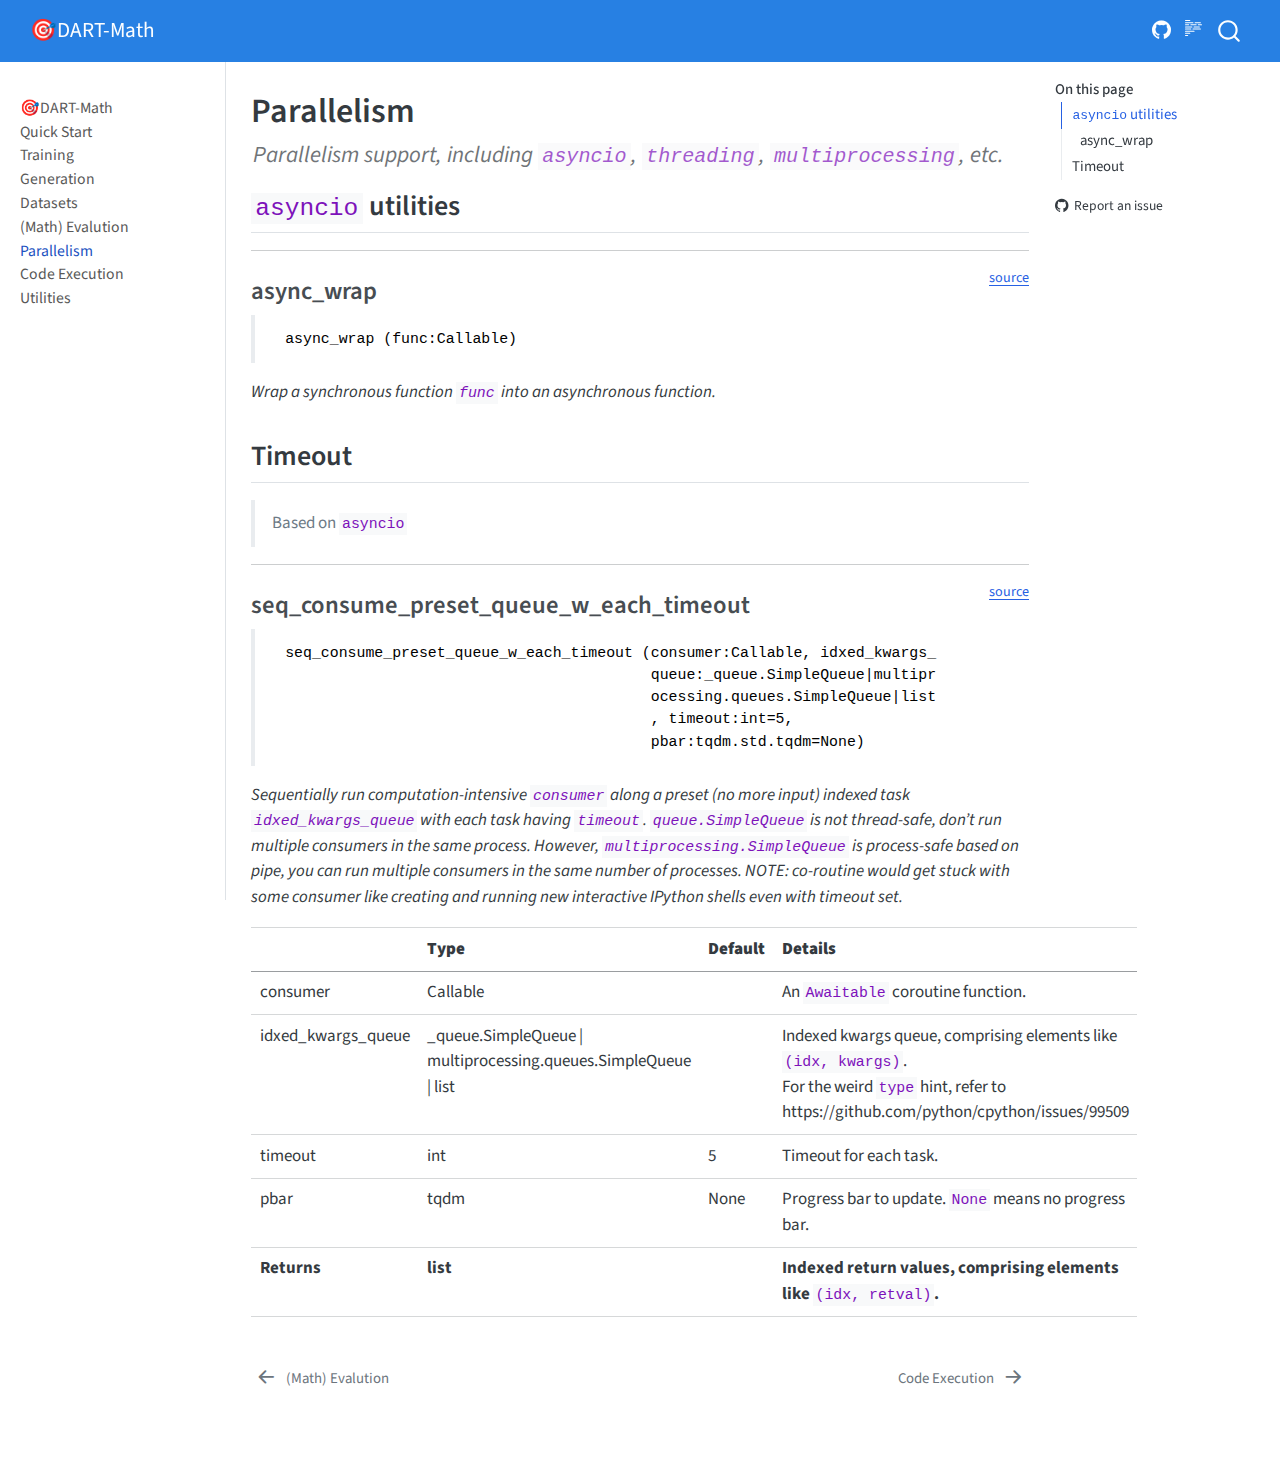
<file: parallel.html>
<!DOCTYPE html>
<html xmlns="http://www.w3.org/1999/xhtml" lang="en" xml:lang="en"><head>

<meta charset="utf-8">
<meta name="generator" content="quarto-1.6.39">

<meta name="viewport" content="width=device-width, initial-scale=1.0, user-scalable=yes">

<meta name="description" content="Parallelism support, including asyncio, threading, multiprocessing, etc.">

<title>Parallelism – 🎯DART-Math</title>
<style>
code{white-space: pre-wrap;}
span.smallcaps{font-variant: small-caps;}
div.columns{display: flex; gap: min(4vw, 1.5em);}
div.column{flex: auto; overflow-x: auto;}
div.hanging-indent{margin-left: 1.5em; text-indent: -1.5em;}
ul.task-list{list-style: none;}
ul.task-list li input[type="checkbox"] {
  width: 0.8em;
  margin: 0 0.8em 0.2em -1em; /* quarto-specific, see https://github.com/quarto-dev/quarto-cli/issues/4556 */ 
  vertical-align: middle;
}
</style>


<script src="site_libs/quarto-nav/quarto-nav.js"></script>
<script src="site_libs/quarto-nav/headroom.min.js"></script>
<script src="site_libs/clipboard/clipboard.min.js"></script>
<script src="site_libs/quarto-search/autocomplete.umd.js"></script>
<script src="site_libs/quarto-search/fuse.min.js"></script>
<script src="site_libs/quarto-search/quarto-search.js"></script>
<meta name="quarto:offset" content="./">
<link href="./exec.html" rel="next">
<link href="./eval.html" rel="prev">
<script src="site_libs/quarto-html/quarto.js"></script>
<script src="site_libs/quarto-html/popper.min.js"></script>
<script src="site_libs/quarto-html/tippy.umd.min.js"></script>
<script src="site_libs/quarto-html/anchor.min.js"></script>
<link href="site_libs/quarto-html/tippy.css" rel="stylesheet">
<link href="site_libs/quarto-html/quarto-syntax-highlighting-e26003cea8cd680ca0c55a263523d882.css" rel="stylesheet" id="quarto-text-highlighting-styles">
<script src="site_libs/bootstrap/bootstrap.min.js"></script>
<link href="site_libs/bootstrap/bootstrap-icons.css" rel="stylesheet">
<link href="site_libs/bootstrap/bootstrap-c16f70d9e6245094a6412faf456d4b9c.min.css" rel="stylesheet" append-hash="true" id="quarto-bootstrap" data-mode="light">
<script id="quarto-search-options" type="application/json">{
  "location": "navbar",
  "copy-button": false,
  "collapse-after": 3,
  "panel-placement": "end",
  "type": "overlay",
  "limit": 50,
  "keyboard-shortcut": [
    "f",
    "/",
    "s"
  ],
  "show-item-context": false,
  "language": {
    "search-no-results-text": "No results",
    "search-matching-documents-text": "matching documents",
    "search-copy-link-title": "Copy link to search",
    "search-hide-matches-text": "Hide additional matches",
    "search-more-match-text": "more match in this document",
    "search-more-matches-text": "more matches in this document",
    "search-clear-button-title": "Clear",
    "search-text-placeholder": "",
    "search-detached-cancel-button-title": "Cancel",
    "search-submit-button-title": "Submit",
    "search-label": "Search"
  }
}</script>


<link rel="stylesheet" href="styles.css">
<meta property="og:title" content="Parallelism – 🎯DART-Math">
<meta property="og:description" content="Parallelism support, including asyncio, threading, multiprocessing, etc.">
<meta property="og:site_name" content="🎯DART-Math">
<meta name="twitter:title" content="Parallelism – 🎯DART-Math">
<meta name="twitter:description" content="Parallelism support, including asyncio, threading, multiprocessing, etc.">
<meta name="twitter:card" content="summary">
</head>

<body class="nav-sidebar docked nav-fixed">

<div id="quarto-search-results"></div>
  <header id="quarto-header" class="headroom fixed-top">
    <nav class="navbar navbar-expand-lg " data-bs-theme="dark">
      <div class="navbar-container container-fluid">
      <div class="navbar-brand-container mx-auto">
    <a class="navbar-brand" href="./index.html">
    <span class="navbar-title">🎯DART-Math</span>
    </a>
  </div>
            <div id="quarto-search" class="" title="Search"></div>
          <button class="navbar-toggler" type="button" data-bs-toggle="collapse" data-bs-target="#navbarCollapse" aria-controls="navbarCollapse" role="menu" aria-expanded="false" aria-label="Toggle navigation" onclick="if (window.quartoToggleHeadroom) { window.quartoToggleHeadroom(); }">
  <span class="navbar-toggler-icon"></span>
</button>
          <div class="collapse navbar-collapse" id="navbarCollapse">
            <ul class="navbar-nav navbar-nav-scroll ms-auto">
  <li class="nav-item compact">
    <a class="nav-link" href="https://github.com/hkust-nlp/dart-math"> <i class="bi bi-github" role="img">
</i> 
<span class="menu-text"></span></a>
  </li>  
</ul>
          </div> <!-- /navcollapse -->
            <div class="quarto-navbar-tools">
  <a href="" class="quarto-reader-toggle quarto-navigation-tool px-1" onclick="window.quartoToggleReader(); return false;" title="Toggle reader mode">
  <div class="quarto-reader-toggle-btn">
  <i class="bi"></i>
  </div>
</a>
</div>
      </div> <!-- /container-fluid -->
    </nav>
  <nav class="quarto-secondary-nav">
    <div class="container-fluid d-flex">
      <button type="button" class="quarto-btn-toggle btn" data-bs-toggle="collapse" role="button" data-bs-target=".quarto-sidebar-collapse-item" aria-controls="quarto-sidebar" aria-expanded="false" aria-label="Toggle sidebar navigation" onclick="if (window.quartoToggleHeadroom) { window.quartoToggleHeadroom(); }">
        <i class="bi bi-layout-text-sidebar-reverse"></i>
      </button>
        <nav class="quarto-page-breadcrumbs" aria-label="breadcrumb"><ol class="breadcrumb"><li class="breadcrumb-item"><a href="./parallel.html">Parallelism</a></li></ol></nav>
        <a class="flex-grow-1" role="navigation" data-bs-toggle="collapse" data-bs-target=".quarto-sidebar-collapse-item" aria-controls="quarto-sidebar" aria-expanded="false" aria-label="Toggle sidebar navigation" onclick="if (window.quartoToggleHeadroom) { window.quartoToggleHeadroom(); }">      
        </a>
    </div>
  </nav>
</header>
<!-- content -->
<div id="quarto-content" class="quarto-container page-columns page-rows-contents page-layout-article page-navbar">
<!-- sidebar -->
  <nav id="quarto-sidebar" class="sidebar collapse collapse-horizontal quarto-sidebar-collapse-item sidebar-navigation docked overflow-auto">
    <div class="sidebar-menu-container"> 
    <ul class="list-unstyled mt-1">
        <li class="sidebar-item">
  <div class="sidebar-item-container"> 
  <a href="./index.html" class="sidebar-item-text sidebar-link">
 <span class="menu-text">🎯DART-Math</span></a>
  </div>
</li>
        <li class="sidebar-item">
  <div class="sidebar-item-container"> 
  <a href="./quick-start.html" class="sidebar-item-text sidebar-link">
 <span class="menu-text">Quick Start</span></a>
  </div>
</li>
        <li class="sidebar-item">
  <div class="sidebar-item-container"> 
  <a href="./train.html" class="sidebar-item-text sidebar-link">
 <span class="menu-text">Training</span></a>
  </div>
</li>
        <li class="sidebar-item">
  <div class="sidebar-item-container"> 
  <a href="./gen.html" class="sidebar-item-text sidebar-link">
 <span class="menu-text">Generation</span></a>
  </div>
</li>
        <li class="sidebar-item">
  <div class="sidebar-item-container"> 
  <a href="./data.html" class="sidebar-item-text sidebar-link">
 <span class="menu-text">Datasets</span></a>
  </div>
</li>
        <li class="sidebar-item">
  <div class="sidebar-item-container"> 
  <a href="./eval.html" class="sidebar-item-text sidebar-link">
 <span class="menu-text">(Math) Evalution</span></a>
  </div>
</li>
        <li class="sidebar-item">
  <div class="sidebar-item-container"> 
  <a href="./parallel.html" class="sidebar-item-text sidebar-link active">
 <span class="menu-text">Parallelism</span></a>
  </div>
</li>
        <li class="sidebar-item">
  <div class="sidebar-item-container"> 
  <a href="./exec.html" class="sidebar-item-text sidebar-link">
 <span class="menu-text">Code Execution</span></a>
  </div>
</li>
        <li class="sidebar-item">
  <div class="sidebar-item-container"> 
  <a href="./utils.html" class="sidebar-item-text sidebar-link">
 <span class="menu-text">Utilities</span></a>
  </div>
</li>
    </ul>
    </div>
</nav>
<div id="quarto-sidebar-glass" class="quarto-sidebar-collapse-item" data-bs-toggle="collapse" data-bs-target=".quarto-sidebar-collapse-item"></div>
<!-- margin-sidebar -->
    <div id="quarto-margin-sidebar" class="sidebar margin-sidebar">
        <nav id="TOC" role="doc-toc" class="toc-active">
    <h2 id="toc-title">On this page</h2>
   
  <ul>
  <li><a href="#asyncio-utilities" id="toc-asyncio-utilities" class="nav-link active" data-scroll-target="#asyncio-utilities"><code>asyncio</code> utilities</a>
  <ul>
  <li><a href="#async_wrap" id="toc-async_wrap" class="nav-link" data-scroll-target="#async_wrap">async_wrap</a></li>
  </ul></li>
  <li><a href="#timeout" id="toc-timeout" class="nav-link" data-scroll-target="#timeout">Timeout</a>
  <ul>
  <li><a href="#seq_consume_preset_queue_w_each_timeout" id="toc-seq_consume_preset_queue_w_each_timeout" class="nav-link" data-scroll-target="#seq_consume_preset_queue_w_each_timeout">seq_consume_preset_queue_w_each_timeout</a></li>
  </ul></li>
  </ul>
<div class="toc-actions"><ul><li><a href="https://github.com/hkust-nlp/dart-math/issues/new" class="toc-action"><i class="bi bi-github"></i>Report an issue</a></li></ul></div></nav>
    </div>
<!-- main -->
<main class="content" id="quarto-document-content">

<header id="title-block-header" class="quarto-title-block default">
<div class="quarto-title">
<h1 class="title">Parallelism</h1>
</div>

<div>
  <div class="description">
    Parallelism support, including <code>asyncio</code>, <code>threading</code>, <code>multiprocessing</code>, etc.
  </div>
</div>


<div class="quarto-title-meta">

    
  
    
  </div>
  


</header>


<!-- WARNING: THIS FILE WAS AUTOGENERATED! DO NOT EDIT! -->
<section id="asyncio-utilities" class="level2">
<h2 class="anchored" data-anchor-id="asyncio-utilities"><code>asyncio</code> utilities</h2>
<hr>
<p><a href="https://github.com/hkust-nlp/dart-math/blob/main/dart_math/parallel.py#LNone" target="_blank" style="float:right; font-size:smaller">source</a></p>
<section id="async_wrap" class="level3">
<h3 class="anchored" data-anchor-id="async_wrap">async_wrap</h3>
<blockquote class="blockquote">
<pre><code> async_wrap (func:Callable)</code></pre>
</blockquote>
<p><em>Wrap a synchronous function <code>func</code> into an asynchronous function.</em></p>
</section>
</section>
<section id="timeout" class="level2">
<h2 class="anchored" data-anchor-id="timeout">Timeout</h2>
<blockquote class="blockquote">
<p>Based on <code>asyncio</code></p>
</blockquote>
<hr>
<p><a href="https://github.com/hkust-nlp/dart-math/blob/main/dart_math/parallel.py#LNone" target="_blank" style="float:right; font-size:smaller">source</a></p>
<section id="seq_consume_preset_queue_w_each_timeout" class="level3">
<h3 class="anchored" data-anchor-id="seq_consume_preset_queue_w_each_timeout">seq_consume_preset_queue_w_each_timeout</h3>
<blockquote class="blockquote">
<pre><code> seq_consume_preset_queue_w_each_timeout (consumer:Callable, idxed_kwargs_
                                          queue:_queue.SimpleQueue|multipr
                                          ocessing.queues.SimpleQueue|list
                                          , timeout:int=5,
                                          pbar:tqdm.std.tqdm=None)</code></pre>
</blockquote>
<p><em>Sequentially run computation-intensive <code>consumer</code> along a preset (no more input) indexed task <code>idxed_kwargs_queue</code> with each task having <code>timeout</code>. <code>queue.SimpleQueue</code> is not thread-safe, don’t run multiple consumers in the same process. However, <code>multiprocessing.SimpleQueue</code> is process-safe based on pipe, you can run multiple consumers in the same number of processes. NOTE: co-routine would get stuck with some consumer like creating and running new interactive IPython shells even with timeout set.</em></p>
<table class="caption-top table">
<colgroup>
<col style="width: 6%">
<col style="width: 25%">
<col style="width: 34%">
<col style="width: 34%">
</colgroup>
<thead>
<tr class="header">
<th></th>
<th><strong>Type</strong></th>
<th><strong>Default</strong></th>
<th><strong>Details</strong></th>
</tr>
</thead>
<tbody>
<tr class="odd">
<td>consumer</td>
<td>Callable</td>
<td></td>
<td>An <code>Awaitable</code> coroutine function.</td>
</tr>
<tr class="even">
<td>idxed_kwargs_queue</td>
<td>_queue.SimpleQueue | multiprocessing.queues.SimpleQueue | list</td>
<td></td>
<td>Indexed kwargs queue, comprising elements like <code>(idx, kwargs)</code>.<br>For the weird <code>type</code> hint, refer to https://github.com/python/cpython/issues/99509</td>
</tr>
<tr class="odd">
<td>timeout</td>
<td>int</td>
<td>5</td>
<td>Timeout for each task.</td>
</tr>
<tr class="even">
<td>pbar</td>
<td>tqdm</td>
<td>None</td>
<td>Progress bar to update. <code>None</code> means no progress bar.</td>
</tr>
<tr class="odd">
<td><strong>Returns</strong></td>
<td><strong>list</strong></td>
<td></td>
<td><strong>Indexed return values, comprising elements like <code>(idx, retval)</code>.</strong></td>
</tr>
</tbody>
</table>


</section>
</section>

<a onclick="window.scrollTo(0, 0); return false;" role="button" id="quarto-back-to-top"><i class="bi bi-arrow-up"></i> Back to top</a></main> <!-- /main -->
<script id="quarto-html-after-body" type="application/javascript">
window.document.addEventListener("DOMContentLoaded", function (event) {
  const toggleBodyColorMode = (bsSheetEl) => {
    const mode = bsSheetEl.getAttribute("data-mode");
    const bodyEl = window.document.querySelector("body");
    if (mode === "dark") {
      bodyEl.classList.add("quarto-dark");
      bodyEl.classList.remove("quarto-light");
    } else {
      bodyEl.classList.add("quarto-light");
      bodyEl.classList.remove("quarto-dark");
    }
  }
  const toggleBodyColorPrimary = () => {
    const bsSheetEl = window.document.querySelector("link#quarto-bootstrap");
    if (bsSheetEl) {
      toggleBodyColorMode(bsSheetEl);
    }
  }
  toggleBodyColorPrimary();  
  const icon = "";
  const anchorJS = new window.AnchorJS();
  anchorJS.options = {
    placement: 'right',
    icon: icon
  };
  anchorJS.add('.anchored');
  const isCodeAnnotation = (el) => {
    for (const clz of el.classList) {
      if (clz.startsWith('code-annotation-')) {                     
        return true;
      }
    }
    return false;
  }
  const onCopySuccess = function(e) {
    // button target
    const button = e.trigger;
    // don't keep focus
    button.blur();
    // flash "checked"
    button.classList.add('code-copy-button-checked');
    var currentTitle = button.getAttribute("title");
    button.setAttribute("title", "Copied!");
    let tooltip;
    if (window.bootstrap) {
      button.setAttribute("data-bs-toggle", "tooltip");
      button.setAttribute("data-bs-placement", "left");
      button.setAttribute("data-bs-title", "Copied!");
      tooltip = new bootstrap.Tooltip(button, 
        { trigger: "manual", 
          customClass: "code-copy-button-tooltip",
          offset: [0, -8]});
      tooltip.show();    
    }
    setTimeout(function() {
      if (tooltip) {
        tooltip.hide();
        button.removeAttribute("data-bs-title");
        button.removeAttribute("data-bs-toggle");
        button.removeAttribute("data-bs-placement");
      }
      button.setAttribute("title", currentTitle);
      button.classList.remove('code-copy-button-checked');
    }, 1000);
    // clear code selection
    e.clearSelection();
  }
  const getTextToCopy = function(trigger) {
      const codeEl = trigger.previousElementSibling.cloneNode(true);
      for (const childEl of codeEl.children) {
        if (isCodeAnnotation(childEl)) {
          childEl.remove();
        }
      }
      return codeEl.innerText;
  }
  const clipboard = new window.ClipboardJS('.code-copy-button:not([data-in-quarto-modal])', {
    text: getTextToCopy
  });
  clipboard.on('success', onCopySuccess);
  if (window.document.getElementById('quarto-embedded-source-code-modal')) {
    const clipboardModal = new window.ClipboardJS('.code-copy-button[data-in-quarto-modal]', {
      text: getTextToCopy,
      container: window.document.getElementById('quarto-embedded-source-code-modal')
    });
    clipboardModal.on('success', onCopySuccess);
  }
    var localhostRegex = new RegExp(/^(?:http|https):\/\/localhost\:?[0-9]*\//);
    var mailtoRegex = new RegExp(/^mailto:/);
      var filterRegex = new RegExp("https:\/\/hkust-nlp\.github\.io\/dart-math");
    var isInternal = (href) => {
        return filterRegex.test(href) || localhostRegex.test(href) || mailtoRegex.test(href);
    }
    // Inspect non-navigation links and adorn them if external
 	var links = window.document.querySelectorAll('a[href]:not(.nav-link):not(.navbar-brand):not(.toc-action):not(.sidebar-link):not(.sidebar-item-toggle):not(.pagination-link):not(.no-external):not([aria-hidden]):not(.dropdown-item):not(.quarto-navigation-tool):not(.about-link)');
    for (var i=0; i<links.length; i++) {
      const link = links[i];
      if (!isInternal(link.href)) {
        // undo the damage that might have been done by quarto-nav.js in the case of
        // links that we want to consider external
        if (link.dataset.originalHref !== undefined) {
          link.href = link.dataset.originalHref;
        }
      }
    }
  function tippyHover(el, contentFn, onTriggerFn, onUntriggerFn) {
    const config = {
      allowHTML: true,
      maxWidth: 500,
      delay: 100,
      arrow: false,
      appendTo: function(el) {
          return el.parentElement;
      },
      interactive: true,
      interactiveBorder: 10,
      theme: 'quarto',
      placement: 'bottom-start',
    };
    if (contentFn) {
      config.content = contentFn;
    }
    if (onTriggerFn) {
      config.onTrigger = onTriggerFn;
    }
    if (onUntriggerFn) {
      config.onUntrigger = onUntriggerFn;
    }
    window.tippy(el, config); 
  }
  const noterefs = window.document.querySelectorAll('a[role="doc-noteref"]');
  for (var i=0; i<noterefs.length; i++) {
    const ref = noterefs[i];
    tippyHover(ref, function() {
      // use id or data attribute instead here
      let href = ref.getAttribute('data-footnote-href') || ref.getAttribute('href');
      try { href = new URL(href).hash; } catch {}
      const id = href.replace(/^#\/?/, "");
      const note = window.document.getElementById(id);
      if (note) {
        return note.innerHTML;
      } else {
        return "";
      }
    });
  }
  const xrefs = window.document.querySelectorAll('a.quarto-xref');
  const processXRef = (id, note) => {
    // Strip column container classes
    const stripColumnClz = (el) => {
      el.classList.remove("page-full", "page-columns");
      if (el.children) {
        for (const child of el.children) {
          stripColumnClz(child);
        }
      }
    }
    stripColumnClz(note)
    if (id === null || id.startsWith('sec-')) {
      // Special case sections, only their first couple elements
      const container = document.createElement("div");
      if (note.children && note.children.length > 2) {
        container.appendChild(note.children[0].cloneNode(true));
        for (let i = 1; i < note.children.length; i++) {
          const child = note.children[i];
          if (child.tagName === "P" && child.innerText === "") {
            continue;
          } else {
            container.appendChild(child.cloneNode(true));
            break;
          }
        }
        if (window.Quarto?.typesetMath) {
          window.Quarto.typesetMath(container);
        }
        return container.innerHTML
      } else {
        if (window.Quarto?.typesetMath) {
          window.Quarto.typesetMath(note);
        }
        return note.innerHTML;
      }
    } else {
      // Remove any anchor links if they are present
      const anchorLink = note.querySelector('a.anchorjs-link');
      if (anchorLink) {
        anchorLink.remove();
      }
      if (window.Quarto?.typesetMath) {
        window.Quarto.typesetMath(note);
      }
      if (note.classList.contains("callout")) {
        return note.outerHTML;
      } else {
        return note.innerHTML;
      }
    }
  }
  for (var i=0; i<xrefs.length; i++) {
    const xref = xrefs[i];
    tippyHover(xref, undefined, function(instance) {
      instance.disable();
      let url = xref.getAttribute('href');
      let hash = undefined; 
      if (url.startsWith('#')) {
        hash = url;
      } else {
        try { hash = new URL(url).hash; } catch {}
      }
      if (hash) {
        const id = hash.replace(/^#\/?/, "");
        const note = window.document.getElementById(id);
        if (note !== null) {
          try {
            const html = processXRef(id, note.cloneNode(true));
            instance.setContent(html);
          } finally {
            instance.enable();
            instance.show();
          }
        } else {
          // See if we can fetch this
          fetch(url.split('#')[0])
          .then(res => res.text())
          .then(html => {
            const parser = new DOMParser();
            const htmlDoc = parser.parseFromString(html, "text/html");
            const note = htmlDoc.getElementById(id);
            if (note !== null) {
              const html = processXRef(id, note);
              instance.setContent(html);
            } 
          }).finally(() => {
            instance.enable();
            instance.show();
          });
        }
      } else {
        // See if we can fetch a full url (with no hash to target)
        // This is a special case and we should probably do some content thinning / targeting
        fetch(url)
        .then(res => res.text())
        .then(html => {
          const parser = new DOMParser();
          const htmlDoc = parser.parseFromString(html, "text/html");
          const note = htmlDoc.querySelector('main.content');
          if (note !== null) {
            // This should only happen for chapter cross references
            // (since there is no id in the URL)
            // remove the first header
            if (note.children.length > 0 && note.children[0].tagName === "HEADER") {
              note.children[0].remove();
            }
            const html = processXRef(null, note);
            instance.setContent(html);
          } 
        }).finally(() => {
          instance.enable();
          instance.show();
        });
      }
    }, function(instance) {
    });
  }
      let selectedAnnoteEl;
      const selectorForAnnotation = ( cell, annotation) => {
        let cellAttr = 'data-code-cell="' + cell + '"';
        let lineAttr = 'data-code-annotation="' +  annotation + '"';
        const selector = 'span[' + cellAttr + '][' + lineAttr + ']';
        return selector;
      }
      const selectCodeLines = (annoteEl) => {
        const doc = window.document;
        const targetCell = annoteEl.getAttribute("data-target-cell");
        const targetAnnotation = annoteEl.getAttribute("data-target-annotation");
        const annoteSpan = window.document.querySelector(selectorForAnnotation(targetCell, targetAnnotation));
        const lines = annoteSpan.getAttribute("data-code-lines").split(",");
        const lineIds = lines.map((line) => {
          return targetCell + "-" + line;
        })
        let top = null;
        let height = null;
        let parent = null;
        if (lineIds.length > 0) {
            //compute the position of the single el (top and bottom and make a div)
            const el = window.document.getElementById(lineIds[0]);
            top = el.offsetTop;
            height = el.offsetHeight;
            parent = el.parentElement.parentElement;
          if (lineIds.length > 1) {
            const lastEl = window.document.getElementById(lineIds[lineIds.length - 1]);
            const bottom = lastEl.offsetTop + lastEl.offsetHeight;
            height = bottom - top;
          }
          if (top !== null && height !== null && parent !== null) {
            // cook up a div (if necessary) and position it 
            let div = window.document.getElementById("code-annotation-line-highlight");
            if (div === null) {
              div = window.document.createElement("div");
              div.setAttribute("id", "code-annotation-line-highlight");
              div.style.position = 'absolute';
              parent.appendChild(div);
            }
            div.style.top = top - 2 + "px";
            div.style.height = height + 4 + "px";
            div.style.left = 0;
            let gutterDiv = window.document.getElementById("code-annotation-line-highlight-gutter");
            if (gutterDiv === null) {
              gutterDiv = window.document.createElement("div");
              gutterDiv.setAttribute("id", "code-annotation-line-highlight-gutter");
              gutterDiv.style.position = 'absolute';
              const codeCell = window.document.getElementById(targetCell);
              const gutter = codeCell.querySelector('.code-annotation-gutter');
              gutter.appendChild(gutterDiv);
            }
            gutterDiv.style.top = top - 2 + "px";
            gutterDiv.style.height = height + 4 + "px";
          }
          selectedAnnoteEl = annoteEl;
        }
      };
      const unselectCodeLines = () => {
        const elementsIds = ["code-annotation-line-highlight", "code-annotation-line-highlight-gutter"];
        elementsIds.forEach((elId) => {
          const div = window.document.getElementById(elId);
          if (div) {
            div.remove();
          }
        });
        selectedAnnoteEl = undefined;
      };
        // Handle positioning of the toggle
    window.addEventListener(
      "resize",
      throttle(() => {
        elRect = undefined;
        if (selectedAnnoteEl) {
          selectCodeLines(selectedAnnoteEl);
        }
      }, 10)
    );
    function throttle(fn, ms) {
    let throttle = false;
    let timer;
      return (...args) => {
        if(!throttle) { // first call gets through
            fn.apply(this, args);
            throttle = true;
        } else { // all the others get throttled
            if(timer) clearTimeout(timer); // cancel #2
            timer = setTimeout(() => {
              fn.apply(this, args);
              timer = throttle = false;
            }, ms);
        }
      };
    }
      // Attach click handler to the DT
      const annoteDls = window.document.querySelectorAll('dt[data-target-cell]');
      for (const annoteDlNode of annoteDls) {
        annoteDlNode.addEventListener('click', (event) => {
          const clickedEl = event.target;
          if (clickedEl !== selectedAnnoteEl) {
            unselectCodeLines();
            const activeEl = window.document.querySelector('dt[data-target-cell].code-annotation-active');
            if (activeEl) {
              activeEl.classList.remove('code-annotation-active');
            }
            selectCodeLines(clickedEl);
            clickedEl.classList.add('code-annotation-active');
          } else {
            // Unselect the line
            unselectCodeLines();
            clickedEl.classList.remove('code-annotation-active');
          }
        });
      }
  const findCites = (el) => {
    const parentEl = el.parentElement;
    if (parentEl) {
      const cites = parentEl.dataset.cites;
      if (cites) {
        return {
          el,
          cites: cites.split(' ')
        };
      } else {
        return findCites(el.parentElement)
      }
    } else {
      return undefined;
    }
  };
  var bibliorefs = window.document.querySelectorAll('a[role="doc-biblioref"]');
  for (var i=0; i<bibliorefs.length; i++) {
    const ref = bibliorefs[i];
    const citeInfo = findCites(ref);
    if (citeInfo) {
      tippyHover(citeInfo.el, function() {
        var popup = window.document.createElement('div');
        citeInfo.cites.forEach(function(cite) {
          var citeDiv = window.document.createElement('div');
          citeDiv.classList.add('hanging-indent');
          citeDiv.classList.add('csl-entry');
          var biblioDiv = window.document.getElementById('ref-' + cite);
          if (biblioDiv) {
            citeDiv.innerHTML = biblioDiv.innerHTML;
          }
          popup.appendChild(citeDiv);
        });
        return popup.innerHTML;
      });
    }
  }
});
</script>
<nav class="page-navigation">
  <div class="nav-page nav-page-previous">
      <a href="./eval.html" class="pagination-link" aria-label="(Math) Evalution">
        <i class="bi bi-arrow-left-short"></i> <span class="nav-page-text">(Math) Evalution</span>
      </a>          
  </div>
  <div class="nav-page nav-page-next">
      <a href="./exec.html" class="pagination-link" aria-label="Code Execution">
        <span class="nav-page-text">Code Execution</span> <i class="bi bi-arrow-right-short"></i>
      </a>
  </div>
</nav>
</div> <!-- /content -->




<footer class="footer"><div class="nav-footer"><div class="nav-footer-center"><div class="toc-actions d-sm-block d-md-none"><ul><li><a href="https://github.com/hkust-nlp/dart-math/issues/new" class="toc-action"><i class="bi bi-github"></i>Report an issue</a></li></ul></div></div></div></footer></body></html>
</file>
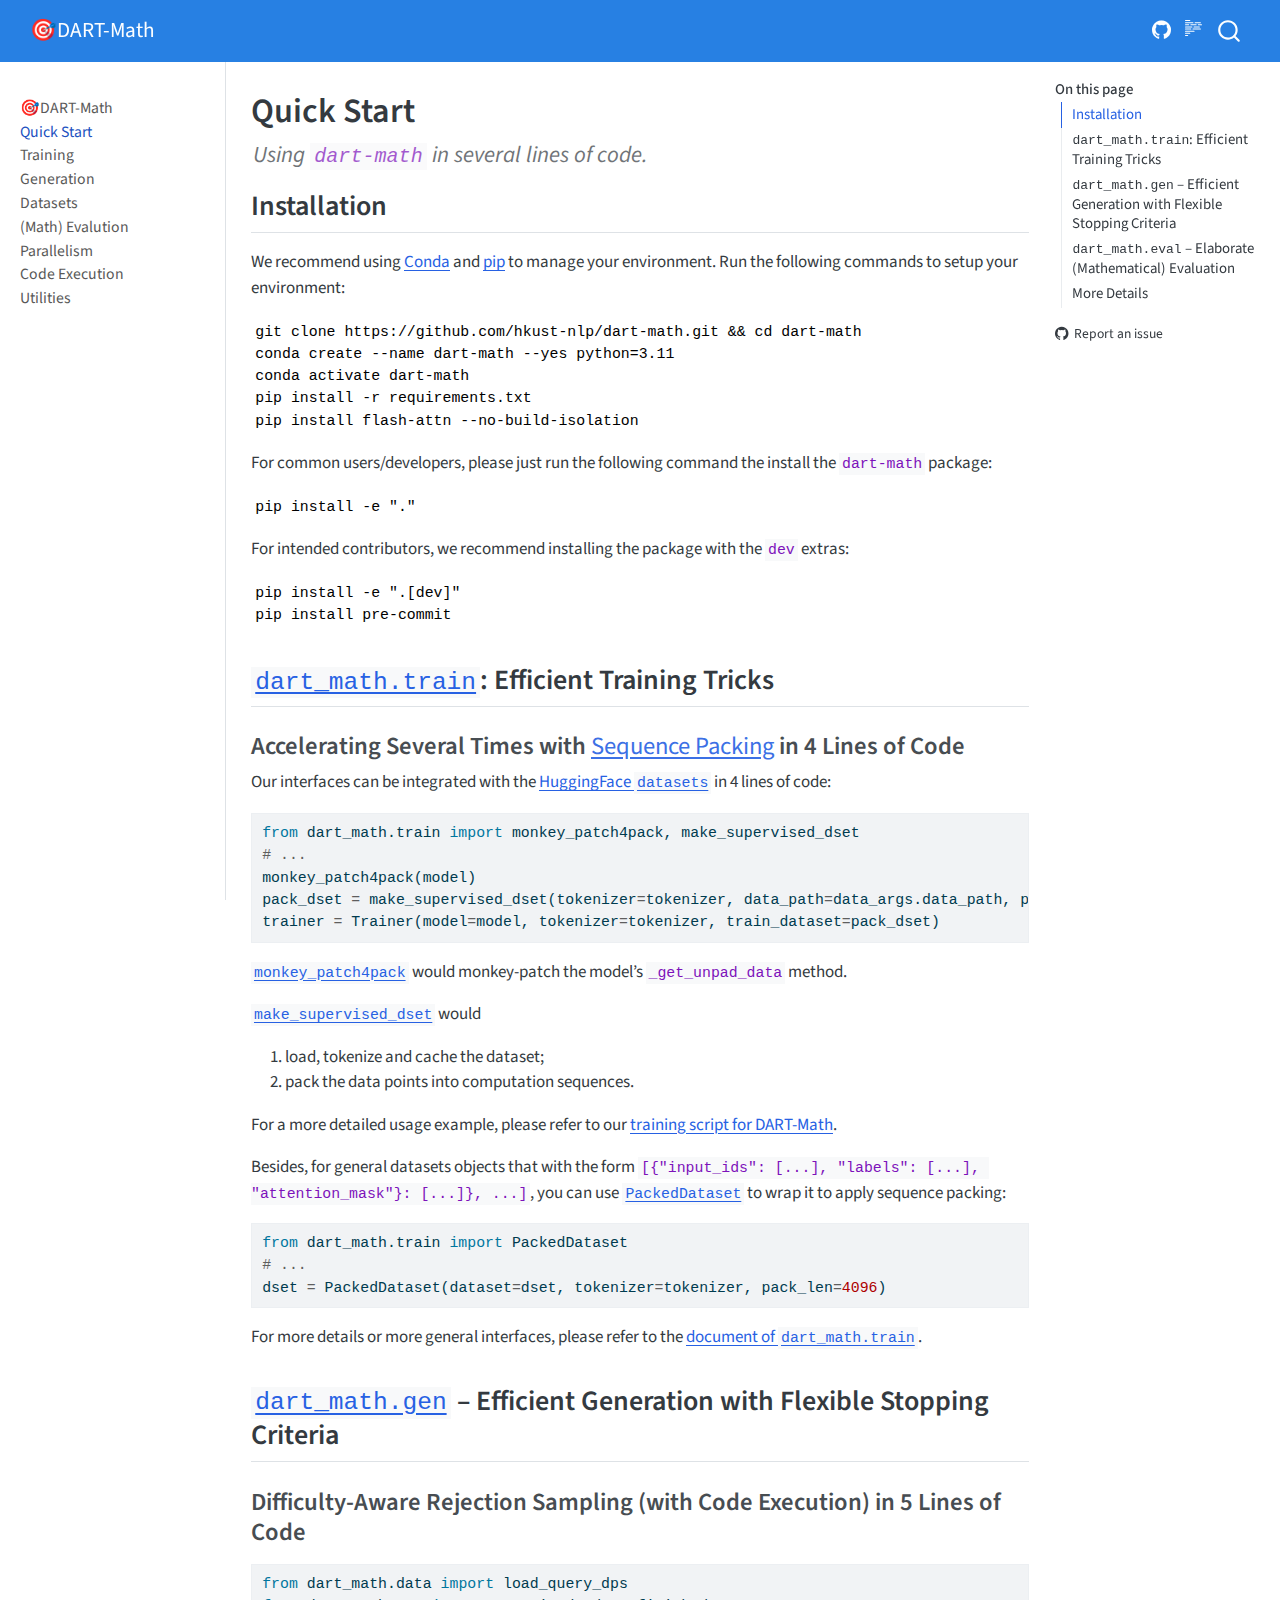
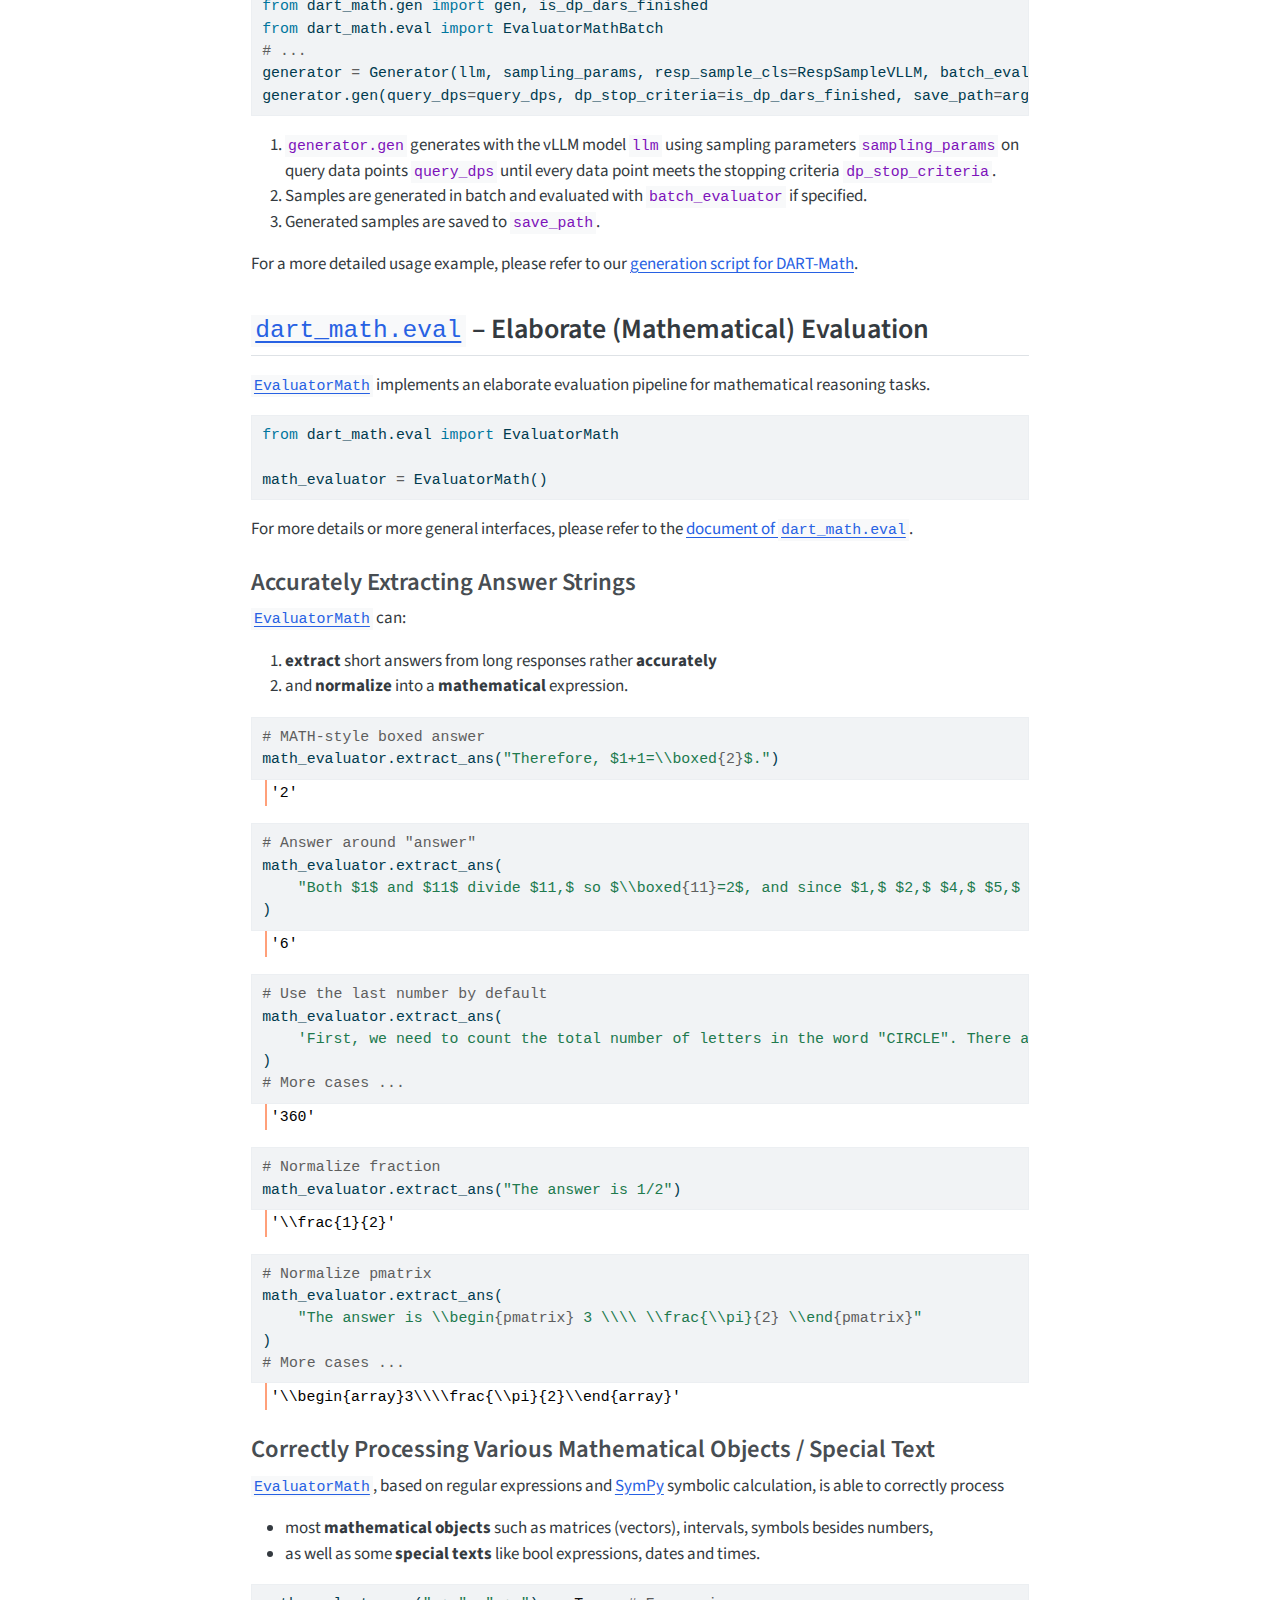
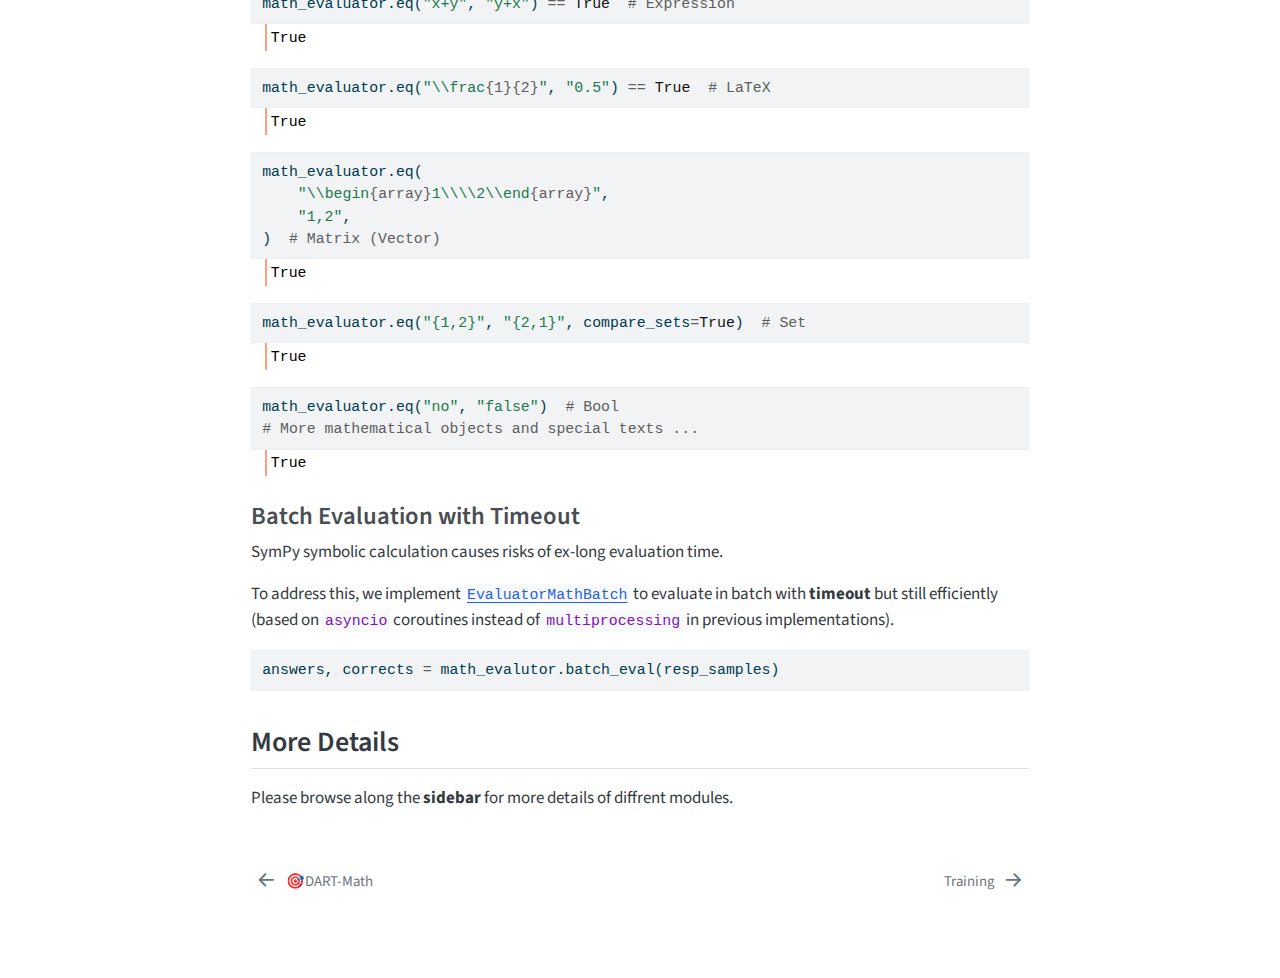
<file: quick-start.html>
<!DOCTYPE html>
<html xmlns="http://www.w3.org/1999/xhtml" lang="en" xml:lang="en"><head>

<meta charset="utf-8">
<meta name="generator" content="quarto-1.6.39">

<meta name="viewport" content="width=device-width, initial-scale=1.0, user-scalable=yes">

<meta name="description" content="Using dart-math in several lines of code.">

<title>Quick Start – 🎯DART-Math</title>
<style>
code{white-space: pre-wrap;}
span.smallcaps{font-variant: small-caps;}
div.columns{display: flex; gap: min(4vw, 1.5em);}
div.column{flex: auto; overflow-x: auto;}
div.hanging-indent{margin-left: 1.5em; text-indent: -1.5em;}
ul.task-list{list-style: none;}
ul.task-list li input[type="checkbox"] {
  width: 0.8em;
  margin: 0 0.8em 0.2em -1em; /* quarto-specific, see https://github.com/quarto-dev/quarto-cli/issues/4556 */ 
  vertical-align: middle;
}
/* CSS for syntax highlighting */
pre > code.sourceCode { white-space: pre; position: relative; }
pre > code.sourceCode > span { line-height: 1.25; }
pre > code.sourceCode > span:empty { height: 1.2em; }
.sourceCode { overflow: visible; }
code.sourceCode > span { color: inherit; text-decoration: inherit; }
div.sourceCode { margin: 1em 0; }
pre.sourceCode { margin: 0; }
@media screen {
div.sourceCode { overflow: auto; }
}
@media print {
pre > code.sourceCode { white-space: pre-wrap; }
pre > code.sourceCode > span { display: inline-block; text-indent: -5em; padding-left: 5em; }
}
pre.numberSource code
  { counter-reset: source-line 0; }
pre.numberSource code > span
  { position: relative; left: -4em; counter-increment: source-line; }
pre.numberSource code > span > a:first-child::before
  { content: counter(source-line);
    position: relative; left: -1em; text-align: right; vertical-align: baseline;
    border: none; display: inline-block;
    -webkit-touch-callout: none; -webkit-user-select: none;
    -khtml-user-select: none; -moz-user-select: none;
    -ms-user-select: none; user-select: none;
    padding: 0 4px; width: 4em;
  }
pre.numberSource { margin-left: 3em;  padding-left: 4px; }
div.sourceCode
  {   }
@media screen {
pre > code.sourceCode > span > a:first-child::before { text-decoration: underline; }
}
</style>


<script src="site_libs/quarto-nav/quarto-nav.js"></script>
<script src="site_libs/quarto-nav/headroom.min.js"></script>
<script src="site_libs/clipboard/clipboard.min.js"></script>
<script src="site_libs/quarto-search/autocomplete.umd.js"></script>
<script src="site_libs/quarto-search/fuse.min.js"></script>
<script src="site_libs/quarto-search/quarto-search.js"></script>
<meta name="quarto:offset" content="./">
<link href="./train.html" rel="next">
<link href="./index.html" rel="prev">
<script src="site_libs/quarto-html/quarto.js"></script>
<script src="site_libs/quarto-html/popper.min.js"></script>
<script src="site_libs/quarto-html/tippy.umd.min.js"></script>
<script src="site_libs/quarto-html/anchor.min.js"></script>
<link href="site_libs/quarto-html/tippy.css" rel="stylesheet">
<link href="site_libs/quarto-html/quarto-syntax-highlighting-e26003cea8cd680ca0c55a263523d882.css" rel="stylesheet" id="quarto-text-highlighting-styles">
<script src="site_libs/bootstrap/bootstrap.min.js"></script>
<link href="site_libs/bootstrap/bootstrap-icons.css" rel="stylesheet">
<link href="site_libs/bootstrap/bootstrap-c16f70d9e6245094a6412faf456d4b9c.min.css" rel="stylesheet" append-hash="true" id="quarto-bootstrap" data-mode="light">
<script id="quarto-search-options" type="application/json">{
  "location": "navbar",
  "copy-button": false,
  "collapse-after": 3,
  "panel-placement": "end",
  "type": "overlay",
  "limit": 50,
  "keyboard-shortcut": [
    "f",
    "/",
    "s"
  ],
  "show-item-context": false,
  "language": {
    "search-no-results-text": "No results",
    "search-matching-documents-text": "matching documents",
    "search-copy-link-title": "Copy link to search",
    "search-hide-matches-text": "Hide additional matches",
    "search-more-match-text": "more match in this document",
    "search-more-matches-text": "more matches in this document",
    "search-clear-button-title": "Clear",
    "search-text-placeholder": "",
    "search-detached-cancel-button-title": "Cancel",
    "search-submit-button-title": "Submit",
    "search-label": "Search"
  }
}</script>


<link rel="stylesheet" href="styles.css">
<meta property="og:title" content="Quick Start – 🎯DART-Math">
<meta property="og:description" content="Using dart-math in several lines of code.">
<meta property="og:site_name" content="🎯DART-Math">
<meta name="twitter:title" content="Quick Start – 🎯DART-Math">
<meta name="twitter:description" content="Using dart-math in several lines of code.">
<meta name="twitter:card" content="summary">
</head>

<body class="nav-sidebar docked nav-fixed">

<div id="quarto-search-results"></div>
  <header id="quarto-header" class="headroom fixed-top">
    <nav class="navbar navbar-expand-lg " data-bs-theme="dark">
      <div class="navbar-container container-fluid">
      <div class="navbar-brand-container mx-auto">
    <a class="navbar-brand" href="./index.html">
    <span class="navbar-title">🎯DART-Math</span>
    </a>
  </div>
            <div id="quarto-search" class="" title="Search"></div>
          <button class="navbar-toggler" type="button" data-bs-toggle="collapse" data-bs-target="#navbarCollapse" aria-controls="navbarCollapse" role="menu" aria-expanded="false" aria-label="Toggle navigation" onclick="if (window.quartoToggleHeadroom) { window.quartoToggleHeadroom(); }">
  <span class="navbar-toggler-icon"></span>
</button>
          <div class="collapse navbar-collapse" id="navbarCollapse">
            <ul class="navbar-nav navbar-nav-scroll ms-auto">
  <li class="nav-item compact">
    <a class="nav-link" href="https://github.com/hkust-nlp/dart-math"> <i class="bi bi-github" role="img">
</i> 
<span class="menu-text"></span></a>
  </li>  
</ul>
          </div> <!-- /navcollapse -->
            <div class="quarto-navbar-tools">
  <a href="" class="quarto-reader-toggle quarto-navigation-tool px-1" onclick="window.quartoToggleReader(); return false;" title="Toggle reader mode">
  <div class="quarto-reader-toggle-btn">
  <i class="bi"></i>
  </div>
</a>
</div>
      </div> <!-- /container-fluid -->
    </nav>
  <nav class="quarto-secondary-nav">
    <div class="container-fluid d-flex">
      <button type="button" class="quarto-btn-toggle btn" data-bs-toggle="collapse" role="button" data-bs-target=".quarto-sidebar-collapse-item" aria-controls="quarto-sidebar" aria-expanded="false" aria-label="Toggle sidebar navigation" onclick="if (window.quartoToggleHeadroom) { window.quartoToggleHeadroom(); }">
        <i class="bi bi-layout-text-sidebar-reverse"></i>
      </button>
        <nav class="quarto-page-breadcrumbs" aria-label="breadcrumb"><ol class="breadcrumb"><li class="breadcrumb-item"><a href="./quick-start.html">Quick Start</a></li></ol></nav>
        <a class="flex-grow-1" role="navigation" data-bs-toggle="collapse" data-bs-target=".quarto-sidebar-collapse-item" aria-controls="quarto-sidebar" aria-expanded="false" aria-label="Toggle sidebar navigation" onclick="if (window.quartoToggleHeadroom) { window.quartoToggleHeadroom(); }">      
        </a>
    </div>
  </nav>
</header>
<!-- content -->
<div id="quarto-content" class="quarto-container page-columns page-rows-contents page-layout-article page-navbar">
<!-- sidebar -->
  <nav id="quarto-sidebar" class="sidebar collapse collapse-horizontal quarto-sidebar-collapse-item sidebar-navigation docked overflow-auto">
    <div class="sidebar-menu-container"> 
    <ul class="list-unstyled mt-1">
        <li class="sidebar-item">
  <div class="sidebar-item-container"> 
  <a href="./index.html" class="sidebar-item-text sidebar-link">
 <span class="menu-text">🎯DART-Math</span></a>
  </div>
</li>
        <li class="sidebar-item">
  <div class="sidebar-item-container"> 
  <a href="./quick-start.html" class="sidebar-item-text sidebar-link active">
 <span class="menu-text">Quick Start</span></a>
  </div>
</li>
        <li class="sidebar-item">
  <div class="sidebar-item-container"> 
  <a href="./train.html" class="sidebar-item-text sidebar-link">
 <span class="menu-text">Training</span></a>
  </div>
</li>
        <li class="sidebar-item">
  <div class="sidebar-item-container"> 
  <a href="./gen.html" class="sidebar-item-text sidebar-link">
 <span class="menu-text">Generation</span></a>
  </div>
</li>
        <li class="sidebar-item">
  <div class="sidebar-item-container"> 
  <a href="./data.html" class="sidebar-item-text sidebar-link">
 <span class="menu-text">Datasets</span></a>
  </div>
</li>
        <li class="sidebar-item">
  <div class="sidebar-item-container"> 
  <a href="./eval.html" class="sidebar-item-text sidebar-link">
 <span class="menu-text">(Math) Evalution</span></a>
  </div>
</li>
        <li class="sidebar-item">
  <div class="sidebar-item-container"> 
  <a href="./parallel.html" class="sidebar-item-text sidebar-link">
 <span class="menu-text">Parallelism</span></a>
  </div>
</li>
        <li class="sidebar-item">
  <div class="sidebar-item-container"> 
  <a href="./exec.html" class="sidebar-item-text sidebar-link">
 <span class="menu-text">Code Execution</span></a>
  </div>
</li>
        <li class="sidebar-item">
  <div class="sidebar-item-container"> 
  <a href="./utils.html" class="sidebar-item-text sidebar-link">
 <span class="menu-text">Utilities</span></a>
  </div>
</li>
    </ul>
    </div>
</nav>
<div id="quarto-sidebar-glass" class="quarto-sidebar-collapse-item" data-bs-toggle="collapse" data-bs-target=".quarto-sidebar-collapse-item"></div>
<!-- margin-sidebar -->
    <div id="quarto-margin-sidebar" class="sidebar margin-sidebar">
        <nav id="TOC" role="doc-toc" class="toc-active">
    <h2 id="toc-title">On this page</h2>
   
  <ul>
  <li><a href="#installation" id="toc-installation" class="nav-link active" data-scroll-target="#installation">Installation</a></li>
  <li><a href="#dart_math.train-efficient-training-tricks" id="toc-dart_math.train-efficient-training-tricks" class="nav-link" data-scroll-target="#dart_math.train-efficient-training-tricks"><code>dart_math.train</code>: Efficient Training Tricks</a>
  <ul>
  <li><a href="#accelerating-several-times-with-sequence-packing-in-4-lines-of-code" id="toc-accelerating-several-times-with-sequence-packing-in-4-lines-of-code" class="nav-link" data-scroll-target="#accelerating-several-times-with-sequence-packing-in-4-lines-of-code">Accelerating Several Times with Sequence Packing in 4 Lines of Code</a></li>
  </ul></li>
  <li><a href="#dart_math.gen-efficient-generation-with-flexible-stopping-criteria" id="toc-dart_math.gen-efficient-generation-with-flexible-stopping-criteria" class="nav-link" data-scroll-target="#dart_math.gen-efficient-generation-with-flexible-stopping-criteria"><code>dart_math.gen</code> – Efficient Generation with Flexible Stopping Criteria</a>
  <ul>
  <li><a href="#difficulty-aware-rejection-sampling-with-code-execution-in-5-lines-of-code" id="toc-difficulty-aware-rejection-sampling-with-code-execution-in-5-lines-of-code" class="nav-link" data-scroll-target="#difficulty-aware-rejection-sampling-with-code-execution-in-5-lines-of-code">Difficulty-Aware Rejection Sampling (with Code Execution) in 5 Lines of Code</a></li>
  </ul></li>
  <li><a href="#dart_math.eval-elaborate-mathematical-evaluation" id="toc-dart_math.eval-elaborate-mathematical-evaluation" class="nav-link" data-scroll-target="#dart_math.eval-elaborate-mathematical-evaluation"><code>dart_math.eval</code> – Elaborate (Mathematical) Evaluation</a>
  <ul>
  <li><a href="#accurately-extracting-answer-strings" id="toc-accurately-extracting-answer-strings" class="nav-link" data-scroll-target="#accurately-extracting-answer-strings">Accurately Extracting Answer Strings</a></li>
  <li><a href="#correctly-processing-various-mathematical-objects-special-text" id="toc-correctly-processing-various-mathematical-objects-special-text" class="nav-link" data-scroll-target="#correctly-processing-various-mathematical-objects-special-text">Correctly Processing Various Mathematical Objects / Special Text</a></li>
  <li><a href="#batch-evaluation-with-timeout" id="toc-batch-evaluation-with-timeout" class="nav-link" data-scroll-target="#batch-evaluation-with-timeout">Batch Evaluation with Timeout</a></li>
  </ul></li>
  <li><a href="#more-details" id="toc-more-details" class="nav-link" data-scroll-target="#more-details">More Details</a></li>
  </ul>
<div class="toc-actions"><ul><li><a href="https://github.com/hkust-nlp/dart-math/issues/new" class="toc-action"><i class="bi bi-github"></i>Report an issue</a></li></ul></div></nav>
    </div>
<!-- main -->
<main class="content" id="quarto-document-content">

<header id="title-block-header" class="quarto-title-block default">
<div class="quarto-title">
<h1 class="title">Quick Start</h1>
</div>

<div>
  <div class="description">
    Using <code>dart-math</code> in several lines of code.
  </div>
</div>


<div class="quarto-title-meta">

    
  
    
  </div>
  


</header>


<!-- WARNING: THIS FILE WAS AUTOGENERATED! DO NOT EDIT! -->
<section id="installation" class="level2">
<h2 class="anchored" data-anchor-id="installation">Installation</h2>
<p>We recommend using&nbsp;<a href="https://docs.conda.io/projects/miniconda">Conda</a> and <a href="https://pip.pypa.io/en/stable/#">pip</a>&nbsp;to manage your environment. Run the following commands to setup your environment:</p>
<pre class="shell"><code>git clone https://github.com/hkust-nlp/dart-math.git &amp;&amp; cd dart-math
conda create --name dart-math --yes python=3.11
conda activate dart-math
pip install -r requirements.txt
pip install flash-attn --no-build-isolation</code></pre>
<p>For common users/developers, please just run the following command the install the <code>dart-math</code> package:</p>
<pre class="shell"><code>pip install -e "."</code></pre>
<p>For intended contributors, we recommend installing the package with the <code>dev</code> extras:</p>
<pre class="shell"><code>pip install -e ".[dev]"
pip install pre-commit</code></pre>
</section>
<section id="dart_math.train-efficient-training-tricks" class="level2">
<h2 class="anchored" data-anchor-id="dart_math.train-efficient-training-tricks"><a href="https://hkust-nlp.github.io/dart-math/train.html"><code>dart_math.train</code></a>: Efficient Training Tricks</h2>
<section id="accelerating-several-times-with-sequence-packing-in-4-lines-of-code" class="level3">
<h3 class="anchored" data-anchor-id="accelerating-several-times-with-sequence-packing-in-4-lines-of-code">Accelerating Several Times with <a href="https://hkust-nlp.github.io/dart-math/train.html#sequence-packing">Sequence Packing</a> in 4 Lines of Code</h3>
<p>Our interfaces can be integrated with the <a href="https://huggingface.co/docs/datasets/en/index">HuggingFace <code>datasets</code></a> in 4 lines of code:</p>
<div class="sourceCode" id="cb4"><pre class="sourceCode python code-with-copy"><code class="sourceCode python"><span id="cb4-1"><a href="#cb4-1" aria-hidden="true" tabindex="-1"></a><span class="im">from</span> dart_math.train <span class="im">import</span> monkey_patch4pack, make_supervised_dset</span>
<span id="cb4-2"><a href="#cb4-2" aria-hidden="true" tabindex="-1"></a><span class="co"># ...</span></span>
<span id="cb4-3"><a href="#cb4-3" aria-hidden="true" tabindex="-1"></a>monkey_patch4pack(model)</span>
<span id="cb4-4"><a href="#cb4-4" aria-hidden="true" tabindex="-1"></a>pack_dset <span class="op">=</span> make_supervised_dset(tokenizer<span class="op">=</span>tokenizer, data_path<span class="op">=</span>data_args.data_path, pack_len<span class="op">=</span>training_args.model_max_length, query_field<span class="op">=</span>data_args.query_field,, resp_field<span class="op">=</span>data_args.resp_field, prompt_template<span class="op">=</span>data_args.prompt_template)</span>
<span id="cb4-5"><a href="#cb4-5" aria-hidden="true" tabindex="-1"></a>trainer <span class="op">=</span> Trainer(model<span class="op">=</span>model, tokenizer<span class="op">=</span>tokenizer, train_dataset<span class="op">=</span>pack_dset)</span></code><button title="Copy to Clipboard" class="code-copy-button"><i class="bi"></i></button></pre></div>
<p><a href="https://hkust-nlp.github.io/dart-math/train.html#monkey_patch4pack"><code>monkey_patch4pack</code></a> would monkey-patch the model’s <code>_get_unpad_data</code> method.</p>
<p><a href="https://hkust-nlp.github.io/dart-math/train.html#make_supervised_dset"><code>make_supervised_dset</code></a> would</p>
<ol type="1">
<li>load, tokenize and cache the dataset;</li>
<li>pack the data points into computation sequences.</li>
</ol>
<p>For a more detailed usage example, please refer to our <a href="https://github.com/hkust-nlp/dart-math/blob/main/pipeline/train.py">training script for DART-Math</a>.</p>
<p>Besides, for general datasets objects that with the form <code>[{"input_ids": [...], "labels": [...], "attention_mask"}: [...]}, ...]</code>, you can use <a href="https://hkust-nlp.github.io/dart-math/train.html#packeddataset"><code>PackedDataset</code></a> to wrap it to apply sequence packing:</p>
<div class="sourceCode" id="cb5"><pre class="sourceCode python code-with-copy"><code class="sourceCode python"><span id="cb5-1"><a href="#cb5-1" aria-hidden="true" tabindex="-1"></a><span class="im">from</span> dart_math.train <span class="im">import</span> PackedDataset</span>
<span id="cb5-2"><a href="#cb5-2" aria-hidden="true" tabindex="-1"></a><span class="co"># ...</span></span>
<span id="cb5-3"><a href="#cb5-3" aria-hidden="true" tabindex="-1"></a>dset <span class="op">=</span> PackedDataset(dataset<span class="op">=</span>dset, tokenizer<span class="op">=</span>tokenizer, pack_len<span class="op">=</span><span class="dv">4096</span>)</span></code><button title="Copy to Clipboard" class="code-copy-button"><i class="bi"></i></button></pre></div>
<p>For more details or more general interfaces, please refer to the <a href="https://hkust-nlp.github.io/dart-math/train.html">document of <code>dart_math.train</code></a>.</p>
</section>
</section>
<section id="dart_math.gen-efficient-generation-with-flexible-stopping-criteria" class="level2">
<h2 class="anchored" data-anchor-id="dart_math.gen-efficient-generation-with-flexible-stopping-criteria"><a href="https://hkust-nlp.github.io/dart-math/generation.html"><code>dart_math.gen</code></a> – Efficient Generation with Flexible Stopping Criteria</h2>
<section id="difficulty-aware-rejection-sampling-with-code-execution-in-5-lines-of-code" class="level3">
<h3 class="anchored" data-anchor-id="difficulty-aware-rejection-sampling-with-code-execution-in-5-lines-of-code">Difficulty-Aware Rejection Sampling (with Code Execution) in 5 Lines of Code</h3>
<div class="sourceCode" id="cb6"><pre class="sourceCode python code-with-copy"><code class="sourceCode python"><span id="cb6-1"><a href="#cb6-1" aria-hidden="true" tabindex="-1"></a><span class="im">from</span> dart_math.data <span class="im">import</span> load_query_dps</span>
<span id="cb6-2"><a href="#cb6-2" aria-hidden="true" tabindex="-1"></a><span class="im">from</span> dart_math.gen <span class="im">import</span> gen, is_dp_dars_finished</span>
<span id="cb6-3"><a href="#cb6-3" aria-hidden="true" tabindex="-1"></a><span class="im">from</span> dart_math.<span class="bu">eval</span> <span class="im">import</span> EvaluatorMathBatch</span>
<span id="cb6-4"><a href="#cb6-4" aria-hidden="true" tabindex="-1"></a><span class="co"># ...</span></span>
<span id="cb6-5"><a href="#cb6-5" aria-hidden="true" tabindex="-1"></a>generator <span class="op">=</span> Generator(llm, sampling_params, resp_sample_cls<span class="op">=</span>RespSampleVLLM, batch_evaluator<span class="op">=</span>(EvaluatorMathBatch() <span class="cf">if</span> <span class="kw">not</span> args.gen_only <span class="cf">else</span> <span class="va">None</span>), code_exec_cfg<span class="op">=</span>CodeExecCfg.load_from_id_or_path(args.code_exec_cfg) <span class="cf">if</span> args.code_exec_cfg <span class="cf">else</span> <span class="va">None</span>)</span>
<span id="cb6-6"><a href="#cb6-6" aria-hidden="true" tabindex="-1"></a>generator.gen(query_dps<span class="op">=</span>query_dps, dp_stop_criteria<span class="op">=</span>is_dp_dars_finished, save_path<span class="op">=</span>args.gen_save_path, n_paths_per_save<span class="op">=</span>args.save_gen_path_bs)</span></code><button title="Copy to Clipboard" class="code-copy-button"><i class="bi"></i></button></pre></div>
<ol type="1">
<li><code>generator.gen</code> generates with the vLLM model <code>llm</code> using sampling parameters <code>sampling_params</code> on query data points <code>query_dps</code> until every data point meets the stopping criteria <code>dp_stop_criteria</code>.</li>
<li>Samples are generated in batch and evaluated with <code>batch_evaluator</code> if specified.</li>
<li>Generated samples are saved to <code>save_path</code>.</li>
</ol>
<p>For a more detailed usage example, please refer to our <a href="https://github.com/hkust-nlp/dart-math/blob/main/pipeline/gen.py">generation script for DART-Math</a>.</p>
</section>
</section>
<section id="dart_math.eval-elaborate-mathematical-evaluation" class="level2">
<h2 class="anchored" data-anchor-id="dart_math.eval-elaborate-mathematical-evaluation"><a href="https://hkust-nlp.github.io/dart-math/eval.html"><code>dart_math.eval</code></a> – Elaborate (Mathematical) Evaluation</h2>
<p><a href="https://hkust-nlp.github.io/dart-math/eval.html#evaluatormath"><code>EvaluatorMath</code></a> implements an elaborate evaluation pipeline for mathematical reasoning tasks.</p>
<div id="cell-13" class="cell">
<div class="sourceCode cell-code" id="cb7"><pre class="sourceCode python code-with-copy"><code class="sourceCode python"><span id="cb7-1"><a href="#cb7-1" aria-hidden="true" tabindex="-1"></a><span class="im">from</span> dart_math.<span class="bu">eval</span> <span class="im">import</span> EvaluatorMath</span>
<span id="cb7-2"><a href="#cb7-2" aria-hidden="true" tabindex="-1"></a></span>
<span id="cb7-3"><a href="#cb7-3" aria-hidden="true" tabindex="-1"></a>math_evaluator <span class="op">=</span> EvaluatorMath()</span></code><button title="Copy to Clipboard" class="code-copy-button"><i class="bi"></i></button></pre></div>
</div>
<p>For more details or more general interfaces, please refer to the <a href="https://hkust-nlp.github.io/dart-math/eval.html">document of <code>dart_math.eval</code></a>.</p>
<section id="accurately-extracting-answer-strings" class="level3">
<h3 class="anchored" data-anchor-id="accurately-extracting-answer-strings">Accurately Extracting Answer Strings</h3>
<p><a href="https://hkust-nlp.github.io/dart-math/eval.html#evaluatormath"><code>EvaluatorMath</code></a> can:</p>
<ol type="1">
<li><strong>extract</strong> short answers from long responses rather <strong>accurately</strong></li>
<li>and <strong>normalize</strong> into a <strong>mathematical</strong> expression.</li>
</ol>
<div id="cell-17" class="cell">
<div class="sourceCode cell-code" id="cb8"><pre class="sourceCode python code-with-copy"><code class="sourceCode python"><span id="cb8-1"><a href="#cb8-1" aria-hidden="true" tabindex="-1"></a><span class="co"># MATH-style boxed answer</span></span>
<span id="cb8-2"><a href="#cb8-2" aria-hidden="true" tabindex="-1"></a>math_evaluator.extract_ans(<span class="st">"Therefore, $1+1=</span><span class="ch">\\</span><span class="st">boxed</span><span class="sc">{2}</span><span class="st">$."</span>)</span></code><button title="Copy to Clipboard" class="code-copy-button"><i class="bi"></i></button></pre></div>
<div class="cell-output cell-output-display">
<pre><code>'2'</code></pre>
</div>
</div>
<div id="cell-18" class="cell">
<div class="sourceCode cell-code" id="cb10"><pre class="sourceCode python code-with-copy"><code class="sourceCode python"><span id="cb10-1"><a href="#cb10-1" aria-hidden="true" tabindex="-1"></a><span class="co"># Answer around "answer"</span></span>
<span id="cb10-2"><a href="#cb10-2" aria-hidden="true" tabindex="-1"></a>math_evaluator.extract_ans(</span>
<span id="cb10-3"><a href="#cb10-3" aria-hidden="true" tabindex="-1"></a>    <span class="st">"Both $1$ and $11$ divide $11,$ so $</span><span class="ch">\\</span><span class="st">boxed</span><span class="sc">{11}</span><span class="st">=2$, and since $1,$ $2,$ $4,$ $5,$ $10,$ and $20$ divide $20,$ then $</span><span class="ch">\\</span><span class="st">boxed</span><span class="sc">{20}</span><span class="st">=6$. The inner expression, $</span><span class="ch">\\</span><span class="st">boxed</span><span class="sc">{11}</span><span class="ch">\\</span><span class="st">times</span><span class="ch">\\</span><span class="st">boxed</span><span class="sc">{20}</span><span class="st">=2</span><span class="ch">\\</span><span class="st">times6=12$. Finally, $</span><span class="ch">\\</span><span class="st">boxed</span><span class="sc">{12}</span><span class="st">=6$ because $1,$ $2,$ $3,$ $4,$ $6,$ and $12$ divide $12.$</span><span class="ch">\n\n</span><span class="st">Therefore, $6$ is our answer. Please note that we have not boxed the correct answer as we normally do, as that would be especially confusing for this problem."</span></span>
<span id="cb10-4"><a href="#cb10-4" aria-hidden="true" tabindex="-1"></a>)</span></code><button title="Copy to Clipboard" class="code-copy-button"><i class="bi"></i></button></pre></div>
<div class="cell-output cell-output-display">
<pre><code>'6'</code></pre>
</div>
</div>
<div id="cell-19" class="cell">
<div class="sourceCode cell-code" id="cb12"><pre class="sourceCode python code-with-copy"><code class="sourceCode python"><span id="cb12-1"><a href="#cb12-1" aria-hidden="true" tabindex="-1"></a><span class="co"># Use the last number by default</span></span>
<span id="cb12-2"><a href="#cb12-2" aria-hidden="true" tabindex="-1"></a>math_evaluator.extract_ans(</span>
<span id="cb12-3"><a href="#cb12-3" aria-hidden="true" tabindex="-1"></a>    <span class="st">'First, we need to count the total number of letters in the word "CIRCLE". There are 6 letters.</span><span class="ch">\n\n</span><span class="st">Next, we need to count the number of distinct letters. There are 6 distinct letters in the word "CIRCLE": C, I, R, L, E, and G.</span><span class="ch">\n\n</span><span class="st">Now, let</span><span class="ch">\'</span><span class="st">s consider the arrangements of the distinct letters. The number of ways to arrange n distinct items is n factorial (n!). So, we have 6! = 6 × 5 × 4 × 3 × 2 × 1 = 720 ways to arrange the distinct letters.</span><span class="ch">\n\n</span><span class="st">However, the word "CIRCLE" has one letter that repeats (the letter </span><span class="ch">\'</span><span class="st">C</span><span class="ch">\'</span><span class="st"> repeats twice). We have over-counted the number of distinct arrangements by including arrangements that are just rotations of each other (for example, "CIRCLE" and "LCIRCE" are considered different arrangements here, but they are the same word when read).</span><span class="ch">\n\n</span><span class="st">To correct for this, we divide the total number of arrangements by the number of ways to arrange the repeated letters. The number of ways to arrange 2 identical items is 2! = 2 × 1 = 2. So, we divide the total number of arrangements by 2 to get the correct number of distinct arrangements.</span><span class="ch">\n\n</span><span class="st">Therefore, the number of ways to arrange the letters of the word "CIRCLE" is 720 ÷ 2 = 360.'</span></span>
<span id="cb12-4"><a href="#cb12-4" aria-hidden="true" tabindex="-1"></a>)</span>
<span id="cb12-5"><a href="#cb12-5" aria-hidden="true" tabindex="-1"></a><span class="co"># More cases ...</span></span></code><button title="Copy to Clipboard" class="code-copy-button"><i class="bi"></i></button></pre></div>
<div class="cell-output cell-output-display">
<pre><code>'360'</code></pre>
</div>
</div>
<div id="cell-20" class="cell">
<div class="sourceCode cell-code" id="cb14"><pre class="sourceCode python code-with-copy"><code class="sourceCode python"><span id="cb14-1"><a href="#cb14-1" aria-hidden="true" tabindex="-1"></a><span class="co"># Normalize fraction</span></span>
<span id="cb14-2"><a href="#cb14-2" aria-hidden="true" tabindex="-1"></a>math_evaluator.extract_ans(<span class="st">"The answer is 1/2"</span>)</span></code><button title="Copy to Clipboard" class="code-copy-button"><i class="bi"></i></button></pre></div>
<div class="cell-output cell-output-display">
<pre><code>'\\frac{1}{2}'</code></pre>
</div>
</div>
<div id="cell-21" class="cell">
<div class="sourceCode cell-code" id="cb16"><pre class="sourceCode python code-with-copy"><code class="sourceCode python"><span id="cb16-1"><a href="#cb16-1" aria-hidden="true" tabindex="-1"></a><span class="co"># Normalize pmatrix</span></span>
<span id="cb16-2"><a href="#cb16-2" aria-hidden="true" tabindex="-1"></a>math_evaluator.extract_ans(</span>
<span id="cb16-3"><a href="#cb16-3" aria-hidden="true" tabindex="-1"></a>    <span class="st">"The answer is </span><span class="ch">\\</span><span class="st">begin</span><span class="sc">{pmatrix}</span><span class="st"> 3 </span><span class="ch">\\\\</span><span class="st"> </span><span class="ch">\\</span><span class="st">frac{</span><span class="ch">\\</span><span class="st">pi}</span><span class="sc">{2}</span><span class="st"> </span><span class="ch">\\</span><span class="st">end</span><span class="sc">{pmatrix}</span><span class="st">"</span></span>
<span id="cb16-4"><a href="#cb16-4" aria-hidden="true" tabindex="-1"></a>)</span>
<span id="cb16-5"><a href="#cb16-5" aria-hidden="true" tabindex="-1"></a><span class="co"># More cases ...</span></span></code><button title="Copy to Clipboard" class="code-copy-button"><i class="bi"></i></button></pre></div>
<div class="cell-output cell-output-display">
<pre><code>'\\begin{array}3\\\\frac{\\pi}{2}\\end{array}'</code></pre>
</div>
</div>
</section>
<section id="correctly-processing-various-mathematical-objects-special-text" class="level3">
<h3 class="anchored" data-anchor-id="correctly-processing-various-mathematical-objects-special-text">Correctly Processing Various Mathematical Objects / Special Text</h3>
<p><a href="https://hkust-nlp.github.io/dart-math/eval.html#evaluatormath"><code>EvaluatorMath</code></a>, based on regular expressions and <a href="https://www.sympy.org">SymPy</a> symbolic calculation, is able to correctly process</p>
<ul>
<li>most <strong>mathematical objects</strong> such as matrices (vectors), intervals, symbols besides numbers,</li>
<li>as well as some <strong>special texts</strong> like bool expressions, dates and times.</li>
</ul>
<div id="cell-24" class="cell">
<div class="sourceCode cell-code" id="cb18"><pre class="sourceCode python code-with-copy"><code class="sourceCode python"><span id="cb18-1"><a href="#cb18-1" aria-hidden="true" tabindex="-1"></a>math_evaluator.eq(<span class="st">"x+y"</span>, <span class="st">"y+x"</span>) <span class="op">==</span> <span class="va">True</span>  <span class="co"># Expression</span></span></code><button title="Copy to Clipboard" class="code-copy-button"><i class="bi"></i></button></pre></div>
<div class="cell-output cell-output-display">
<pre><code>True</code></pre>
</div>
</div>
<div id="cell-25" class="cell">
<div class="sourceCode cell-code" id="cb20"><pre class="sourceCode python code-with-copy"><code class="sourceCode python"><span id="cb20-1"><a href="#cb20-1" aria-hidden="true" tabindex="-1"></a>math_evaluator.eq(<span class="st">"</span><span class="ch">\\</span><span class="st">frac</span><span class="sc">{1}{2}</span><span class="st">"</span>, <span class="st">"0.5"</span>) <span class="op">==</span> <span class="va">True</span>  <span class="co"># LaTeX</span></span></code><button title="Copy to Clipboard" class="code-copy-button"><i class="bi"></i></button></pre></div>
<div class="cell-output cell-output-display">
<pre><code>True</code></pre>
</div>
</div>
<div id="cell-26" class="cell">
<div class="sourceCode cell-code" id="cb22"><pre class="sourceCode python code-with-copy"><code class="sourceCode python"><span id="cb22-1"><a href="#cb22-1" aria-hidden="true" tabindex="-1"></a>math_evaluator.eq(</span>
<span id="cb22-2"><a href="#cb22-2" aria-hidden="true" tabindex="-1"></a>    <span class="st">"</span><span class="ch">\\</span><span class="st">begin</span><span class="sc">{array}</span><span class="st">1</span><span class="ch">\\\\</span><span class="st">2</span><span class="ch">\\</span><span class="st">end</span><span class="sc">{array}</span><span class="st">"</span>,</span>
<span id="cb22-3"><a href="#cb22-3" aria-hidden="true" tabindex="-1"></a>    <span class="st">"1,2"</span>,</span>
<span id="cb22-4"><a href="#cb22-4" aria-hidden="true" tabindex="-1"></a>)  <span class="co"># Matrix (Vector)</span></span></code><button title="Copy to Clipboard" class="code-copy-button"><i class="bi"></i></button></pre></div>
<div class="cell-output cell-output-display">
<pre><code>True</code></pre>
</div>
</div>
<div id="cell-27" class="cell">
<div class="sourceCode cell-code" id="cb24"><pre class="sourceCode python code-with-copy"><code class="sourceCode python"><span id="cb24-1"><a href="#cb24-1" aria-hidden="true" tabindex="-1"></a>math_evaluator.eq(<span class="st">"{1,2}"</span>, <span class="st">"{2,1}"</span>, compare_sets<span class="op">=</span><span class="va">True</span>)  <span class="co"># Set</span></span></code><button title="Copy to Clipboard" class="code-copy-button"><i class="bi"></i></button></pre></div>
<div class="cell-output cell-output-display">
<pre><code>True</code></pre>
</div>
</div>
<div id="cell-28" class="cell">
<div class="sourceCode cell-code" id="cb26"><pre class="sourceCode python code-with-copy"><code class="sourceCode python"><span id="cb26-1"><a href="#cb26-1" aria-hidden="true" tabindex="-1"></a>math_evaluator.eq(<span class="st">"no"</span>, <span class="st">"false"</span>)  <span class="co"># Bool</span></span>
<span id="cb26-2"><a href="#cb26-2" aria-hidden="true" tabindex="-1"></a><span class="co"># More mathematical objects and special texts ...</span></span></code><button title="Copy to Clipboard" class="code-copy-button"><i class="bi"></i></button></pre></div>
<div class="cell-output cell-output-display">
<pre><code>True</code></pre>
</div>
</div>
</section>
<section id="batch-evaluation-with-timeout" class="level3">
<h3 class="anchored" data-anchor-id="batch-evaluation-with-timeout">Batch Evaluation with Timeout</h3>
<p>SymPy symbolic calculation causes risks of ex-long evaluation time.</p>
<p>To address this, we implement <a href="https://hkust-nlp.github.io/dart-math/eval.html#evaluatormathbatch"><code>EvaluatorMathBatch</code></a> to evaluate in batch with <strong>timeout</strong> but still efficiently (based on <code>asyncio</code> coroutines instead of <code>multiprocessing</code> in previous implementations).</p>
<div class="sourceCode" id="cb28"><pre class="sourceCode python code-with-copy"><code class="sourceCode python"><span id="cb28-1"><a href="#cb28-1" aria-hidden="true" tabindex="-1"></a>answers, corrects <span class="op">=</span> math_evalutor.batch_eval(resp_samples)</span></code><button title="Copy to Clipboard" class="code-copy-button"><i class="bi"></i></button></pre></div>
</section>
</section>
<section id="more-details" class="level2">
<h2 class="anchored" data-anchor-id="more-details">More Details</h2>
<p>Please browse along the <strong>sidebar</strong> for more details of diffrent modules.</p>


</section>

<a onclick="window.scrollTo(0, 0); return false;" role="button" id="quarto-back-to-top"><i class="bi bi-arrow-up"></i> Back to top</a></main> <!-- /main -->
<script id="quarto-html-after-body" type="application/javascript">
window.document.addEventListener("DOMContentLoaded", function (event) {
  const toggleBodyColorMode = (bsSheetEl) => {
    const mode = bsSheetEl.getAttribute("data-mode");
    const bodyEl = window.document.querySelector("body");
    if (mode === "dark") {
      bodyEl.classList.add("quarto-dark");
      bodyEl.classList.remove("quarto-light");
    } else {
      bodyEl.classList.add("quarto-light");
      bodyEl.classList.remove("quarto-dark");
    }
  }
  const toggleBodyColorPrimary = () => {
    const bsSheetEl = window.document.querySelector("link#quarto-bootstrap");
    if (bsSheetEl) {
      toggleBodyColorMode(bsSheetEl);
    }
  }
  toggleBodyColorPrimary();  
  const icon = "";
  const anchorJS = new window.AnchorJS();
  anchorJS.options = {
    placement: 'right',
    icon: icon
  };
  anchorJS.add('.anchored');
  const isCodeAnnotation = (el) => {
    for (const clz of el.classList) {
      if (clz.startsWith('code-annotation-')) {                     
        return true;
      }
    }
    return false;
  }
  const onCopySuccess = function(e) {
    // button target
    const button = e.trigger;
    // don't keep focus
    button.blur();
    // flash "checked"
    button.classList.add('code-copy-button-checked');
    var currentTitle = button.getAttribute("title");
    button.setAttribute("title", "Copied!");
    let tooltip;
    if (window.bootstrap) {
      button.setAttribute("data-bs-toggle", "tooltip");
      button.setAttribute("data-bs-placement", "left");
      button.setAttribute("data-bs-title", "Copied!");
      tooltip = new bootstrap.Tooltip(button, 
        { trigger: "manual", 
          customClass: "code-copy-button-tooltip",
          offset: [0, -8]});
      tooltip.show();    
    }
    setTimeout(function() {
      if (tooltip) {
        tooltip.hide();
        button.removeAttribute("data-bs-title");
        button.removeAttribute("data-bs-toggle");
        button.removeAttribute("data-bs-placement");
      }
      button.setAttribute("title", currentTitle);
      button.classList.remove('code-copy-button-checked');
    }, 1000);
    // clear code selection
    e.clearSelection();
  }
  const getTextToCopy = function(trigger) {
      const codeEl = trigger.previousElementSibling.cloneNode(true);
      for (const childEl of codeEl.children) {
        if (isCodeAnnotation(childEl)) {
          childEl.remove();
        }
      }
      return codeEl.innerText;
  }
  const clipboard = new window.ClipboardJS('.code-copy-button:not([data-in-quarto-modal])', {
    text: getTextToCopy
  });
  clipboard.on('success', onCopySuccess);
  if (window.document.getElementById('quarto-embedded-source-code-modal')) {
    const clipboardModal = new window.ClipboardJS('.code-copy-button[data-in-quarto-modal]', {
      text: getTextToCopy,
      container: window.document.getElementById('quarto-embedded-source-code-modal')
    });
    clipboardModal.on('success', onCopySuccess);
  }
    var localhostRegex = new RegExp(/^(?:http|https):\/\/localhost\:?[0-9]*\//);
    var mailtoRegex = new RegExp(/^mailto:/);
      var filterRegex = new RegExp("https:\/\/hkust-nlp\.github\.io\/dart-math");
    var isInternal = (href) => {
        return filterRegex.test(href) || localhostRegex.test(href) || mailtoRegex.test(href);
    }
    // Inspect non-navigation links and adorn them if external
 	var links = window.document.querySelectorAll('a[href]:not(.nav-link):not(.navbar-brand):not(.toc-action):not(.sidebar-link):not(.sidebar-item-toggle):not(.pagination-link):not(.no-external):not([aria-hidden]):not(.dropdown-item):not(.quarto-navigation-tool):not(.about-link)');
    for (var i=0; i<links.length; i++) {
      const link = links[i];
      if (!isInternal(link.href)) {
        // undo the damage that might have been done by quarto-nav.js in the case of
        // links that we want to consider external
        if (link.dataset.originalHref !== undefined) {
          link.href = link.dataset.originalHref;
        }
      }
    }
  function tippyHover(el, contentFn, onTriggerFn, onUntriggerFn) {
    const config = {
      allowHTML: true,
      maxWidth: 500,
      delay: 100,
      arrow: false,
      appendTo: function(el) {
          return el.parentElement;
      },
      interactive: true,
      interactiveBorder: 10,
      theme: 'quarto',
      placement: 'bottom-start',
    };
    if (contentFn) {
      config.content = contentFn;
    }
    if (onTriggerFn) {
      config.onTrigger = onTriggerFn;
    }
    if (onUntriggerFn) {
      config.onUntrigger = onUntriggerFn;
    }
    window.tippy(el, config); 
  }
  const noterefs = window.document.querySelectorAll('a[role="doc-noteref"]');
  for (var i=0; i<noterefs.length; i++) {
    const ref = noterefs[i];
    tippyHover(ref, function() {
      // use id or data attribute instead here
      let href = ref.getAttribute('data-footnote-href') || ref.getAttribute('href');
      try { href = new URL(href).hash; } catch {}
      const id = href.replace(/^#\/?/, "");
      const note = window.document.getElementById(id);
      if (note) {
        return note.innerHTML;
      } else {
        return "";
      }
    });
  }
  const xrefs = window.document.querySelectorAll('a.quarto-xref');
  const processXRef = (id, note) => {
    // Strip column container classes
    const stripColumnClz = (el) => {
      el.classList.remove("page-full", "page-columns");
      if (el.children) {
        for (const child of el.children) {
          stripColumnClz(child);
        }
      }
    }
    stripColumnClz(note)
    if (id === null || id.startsWith('sec-')) {
      // Special case sections, only their first couple elements
      const container = document.createElement("div");
      if (note.children && note.children.length > 2) {
        container.appendChild(note.children[0].cloneNode(true));
        for (let i = 1; i < note.children.length; i++) {
          const child = note.children[i];
          if (child.tagName === "P" && child.innerText === "") {
            continue;
          } else {
            container.appendChild(child.cloneNode(true));
            break;
          }
        }
        if (window.Quarto?.typesetMath) {
          window.Quarto.typesetMath(container);
        }
        return container.innerHTML
      } else {
        if (window.Quarto?.typesetMath) {
          window.Quarto.typesetMath(note);
        }
        return note.innerHTML;
      }
    } else {
      // Remove any anchor links if they are present
      const anchorLink = note.querySelector('a.anchorjs-link');
      if (anchorLink) {
        anchorLink.remove();
      }
      if (window.Quarto?.typesetMath) {
        window.Quarto.typesetMath(note);
      }
      if (note.classList.contains("callout")) {
        return note.outerHTML;
      } else {
        return note.innerHTML;
      }
    }
  }
  for (var i=0; i<xrefs.length; i++) {
    const xref = xrefs[i];
    tippyHover(xref, undefined, function(instance) {
      instance.disable();
      let url = xref.getAttribute('href');
      let hash = undefined; 
      if (url.startsWith('#')) {
        hash = url;
      } else {
        try { hash = new URL(url).hash; } catch {}
      }
      if (hash) {
        const id = hash.replace(/^#\/?/, "");
        const note = window.document.getElementById(id);
        if (note !== null) {
          try {
            const html = processXRef(id, note.cloneNode(true));
            instance.setContent(html);
          } finally {
            instance.enable();
            instance.show();
          }
        } else {
          // See if we can fetch this
          fetch(url.split('#')[0])
          .then(res => res.text())
          .then(html => {
            const parser = new DOMParser();
            const htmlDoc = parser.parseFromString(html, "text/html");
            const note = htmlDoc.getElementById(id);
            if (note !== null) {
              const html = processXRef(id, note);
              instance.setContent(html);
            } 
          }).finally(() => {
            instance.enable();
            instance.show();
          });
        }
      } else {
        // See if we can fetch a full url (with no hash to target)
        // This is a special case and we should probably do some content thinning / targeting
        fetch(url)
        .then(res => res.text())
        .then(html => {
          const parser = new DOMParser();
          const htmlDoc = parser.parseFromString(html, "text/html");
          const note = htmlDoc.querySelector('main.content');
          if (note !== null) {
            // This should only happen for chapter cross references
            // (since there is no id in the URL)
            // remove the first header
            if (note.children.length > 0 && note.children[0].tagName === "HEADER") {
              note.children[0].remove();
            }
            const html = processXRef(null, note);
            instance.setContent(html);
          } 
        }).finally(() => {
          instance.enable();
          instance.show();
        });
      }
    }, function(instance) {
    });
  }
      let selectedAnnoteEl;
      const selectorForAnnotation = ( cell, annotation) => {
        let cellAttr = 'data-code-cell="' + cell + '"';
        let lineAttr = 'data-code-annotation="' +  annotation + '"';
        const selector = 'span[' + cellAttr + '][' + lineAttr + ']';
        return selector;
      }
      const selectCodeLines = (annoteEl) => {
        const doc = window.document;
        const targetCell = annoteEl.getAttribute("data-target-cell");
        const targetAnnotation = annoteEl.getAttribute("data-target-annotation");
        const annoteSpan = window.document.querySelector(selectorForAnnotation(targetCell, targetAnnotation));
        const lines = annoteSpan.getAttribute("data-code-lines").split(",");
        const lineIds = lines.map((line) => {
          return targetCell + "-" + line;
        })
        let top = null;
        let height = null;
        let parent = null;
        if (lineIds.length > 0) {
            //compute the position of the single el (top and bottom and make a div)
            const el = window.document.getElementById(lineIds[0]);
            top = el.offsetTop;
            height = el.offsetHeight;
            parent = el.parentElement.parentElement;
          if (lineIds.length > 1) {
            const lastEl = window.document.getElementById(lineIds[lineIds.length - 1]);
            const bottom = lastEl.offsetTop + lastEl.offsetHeight;
            height = bottom - top;
          }
          if (top !== null && height !== null && parent !== null) {
            // cook up a div (if necessary) and position it 
            let div = window.document.getElementById("code-annotation-line-highlight");
            if (div === null) {
              div = window.document.createElement("div");
              div.setAttribute("id", "code-annotation-line-highlight");
              div.style.position = 'absolute';
              parent.appendChild(div);
            }
            div.style.top = top - 2 + "px";
            div.style.height = height + 4 + "px";
            div.style.left = 0;
            let gutterDiv = window.document.getElementById("code-annotation-line-highlight-gutter");
            if (gutterDiv === null) {
              gutterDiv = window.document.createElement("div");
              gutterDiv.setAttribute("id", "code-annotation-line-highlight-gutter");
              gutterDiv.style.position = 'absolute';
              const codeCell = window.document.getElementById(targetCell);
              const gutter = codeCell.querySelector('.code-annotation-gutter');
              gutter.appendChild(gutterDiv);
            }
            gutterDiv.style.top = top - 2 + "px";
            gutterDiv.style.height = height + 4 + "px";
          }
          selectedAnnoteEl = annoteEl;
        }
      };
      const unselectCodeLines = () => {
        const elementsIds = ["code-annotation-line-highlight", "code-annotation-line-highlight-gutter"];
        elementsIds.forEach((elId) => {
          const div = window.document.getElementById(elId);
          if (div) {
            div.remove();
          }
        });
        selectedAnnoteEl = undefined;
      };
        // Handle positioning of the toggle
    window.addEventListener(
      "resize",
      throttle(() => {
        elRect = undefined;
        if (selectedAnnoteEl) {
          selectCodeLines(selectedAnnoteEl);
        }
      }, 10)
    );
    function throttle(fn, ms) {
    let throttle = false;
    let timer;
      return (...args) => {
        if(!throttle) { // first call gets through
            fn.apply(this, args);
            throttle = true;
        } else { // all the others get throttled
            if(timer) clearTimeout(timer); // cancel #2
            timer = setTimeout(() => {
              fn.apply(this, args);
              timer = throttle = false;
            }, ms);
        }
      };
    }
      // Attach click handler to the DT
      const annoteDls = window.document.querySelectorAll('dt[data-target-cell]');
      for (const annoteDlNode of annoteDls) {
        annoteDlNode.addEventListener('click', (event) => {
          const clickedEl = event.target;
          if (clickedEl !== selectedAnnoteEl) {
            unselectCodeLines();
            const activeEl = window.document.querySelector('dt[data-target-cell].code-annotation-active');
            if (activeEl) {
              activeEl.classList.remove('code-annotation-active');
            }
            selectCodeLines(clickedEl);
            clickedEl.classList.add('code-annotation-active');
          } else {
            // Unselect the line
            unselectCodeLines();
            clickedEl.classList.remove('code-annotation-active');
          }
        });
      }
  const findCites = (el) => {
    const parentEl = el.parentElement;
    if (parentEl) {
      const cites = parentEl.dataset.cites;
      if (cites) {
        return {
          el,
          cites: cites.split(' ')
        };
      } else {
        return findCites(el.parentElement)
      }
    } else {
      return undefined;
    }
  };
  var bibliorefs = window.document.querySelectorAll('a[role="doc-biblioref"]');
  for (var i=0; i<bibliorefs.length; i++) {
    const ref = bibliorefs[i];
    const citeInfo = findCites(ref);
    if (citeInfo) {
      tippyHover(citeInfo.el, function() {
        var popup = window.document.createElement('div');
        citeInfo.cites.forEach(function(cite) {
          var citeDiv = window.document.createElement('div');
          citeDiv.classList.add('hanging-indent');
          citeDiv.classList.add('csl-entry');
          var biblioDiv = window.document.getElementById('ref-' + cite);
          if (biblioDiv) {
            citeDiv.innerHTML = biblioDiv.innerHTML;
          }
          popup.appendChild(citeDiv);
        });
        return popup.innerHTML;
      });
    }
  }
});
</script>
<nav class="page-navigation">
  <div class="nav-page nav-page-previous">
      <a href="./index.html" class="pagination-link" aria-label="🎯DART-Math">
        <i class="bi bi-arrow-left-short"></i> <span class="nav-page-text">🎯DART-Math</span>
      </a>          
  </div>
  <div class="nav-page nav-page-next">
      <a href="./train.html" class="pagination-link" aria-label="Training">
        <span class="nav-page-text">Training</span> <i class="bi bi-arrow-right-short"></i>
      </a>
  </div>
</nav>
</div> <!-- /content -->




<footer class="footer"><div class="nav-footer"><div class="nav-footer-center"><div class="toc-actions d-sm-block d-md-none"><ul><li><a href="https://github.com/hkust-nlp/dart-math/issues/new" class="toc-action"><i class="bi bi-github"></i>Report an issue</a></li></ul></div></div></div></footer></body></html>
</file>
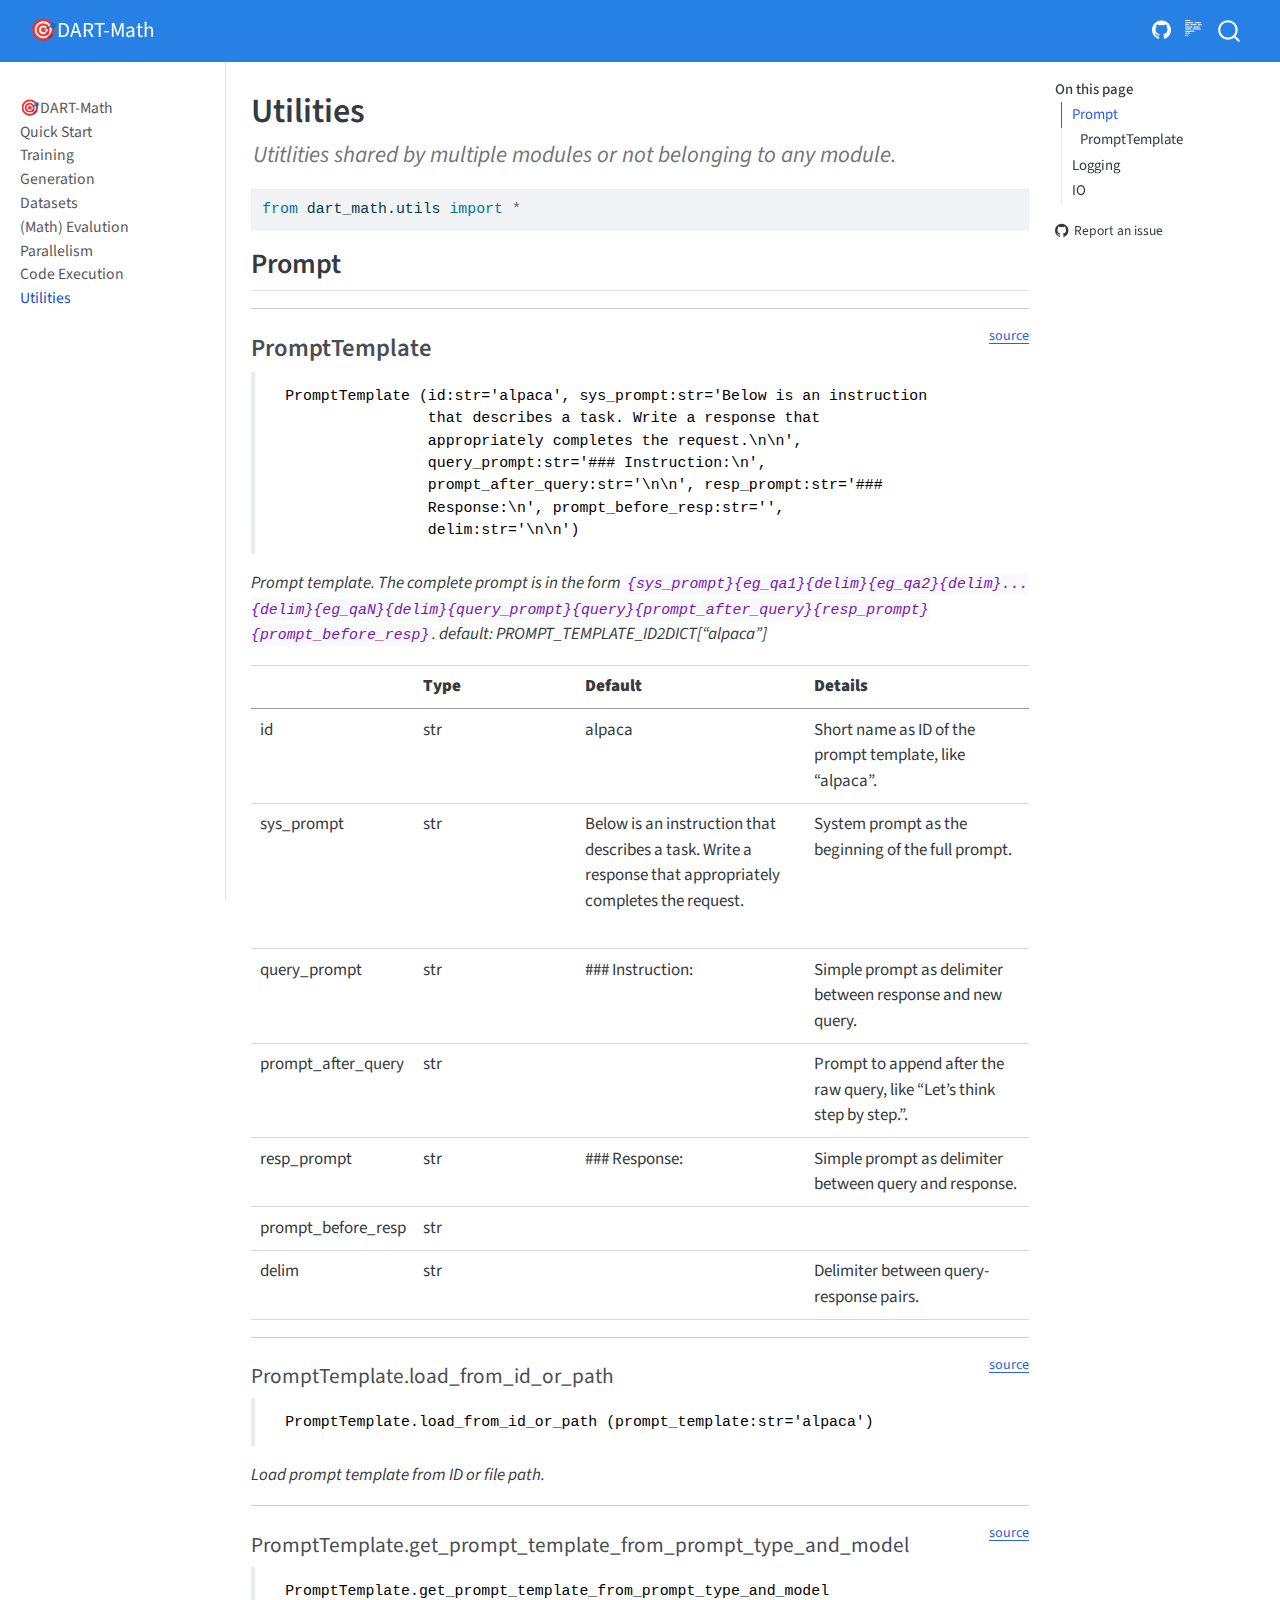
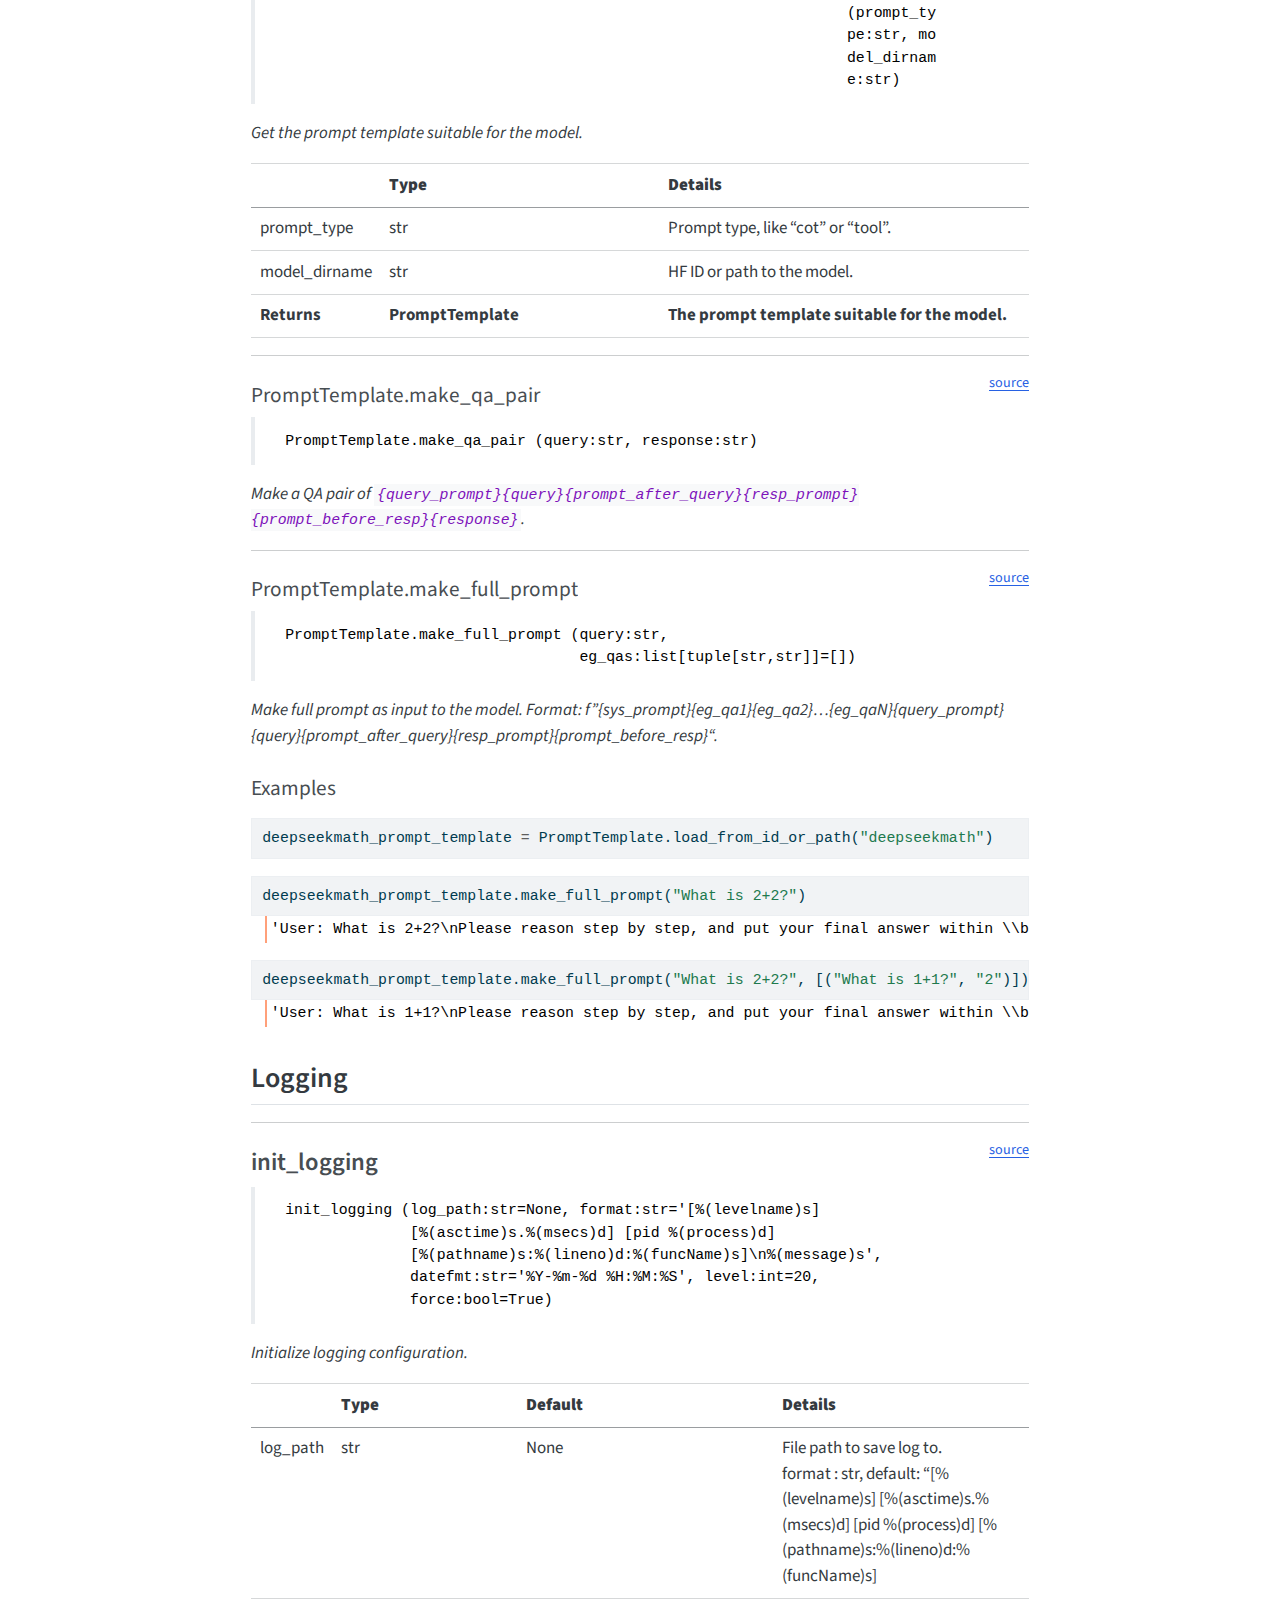
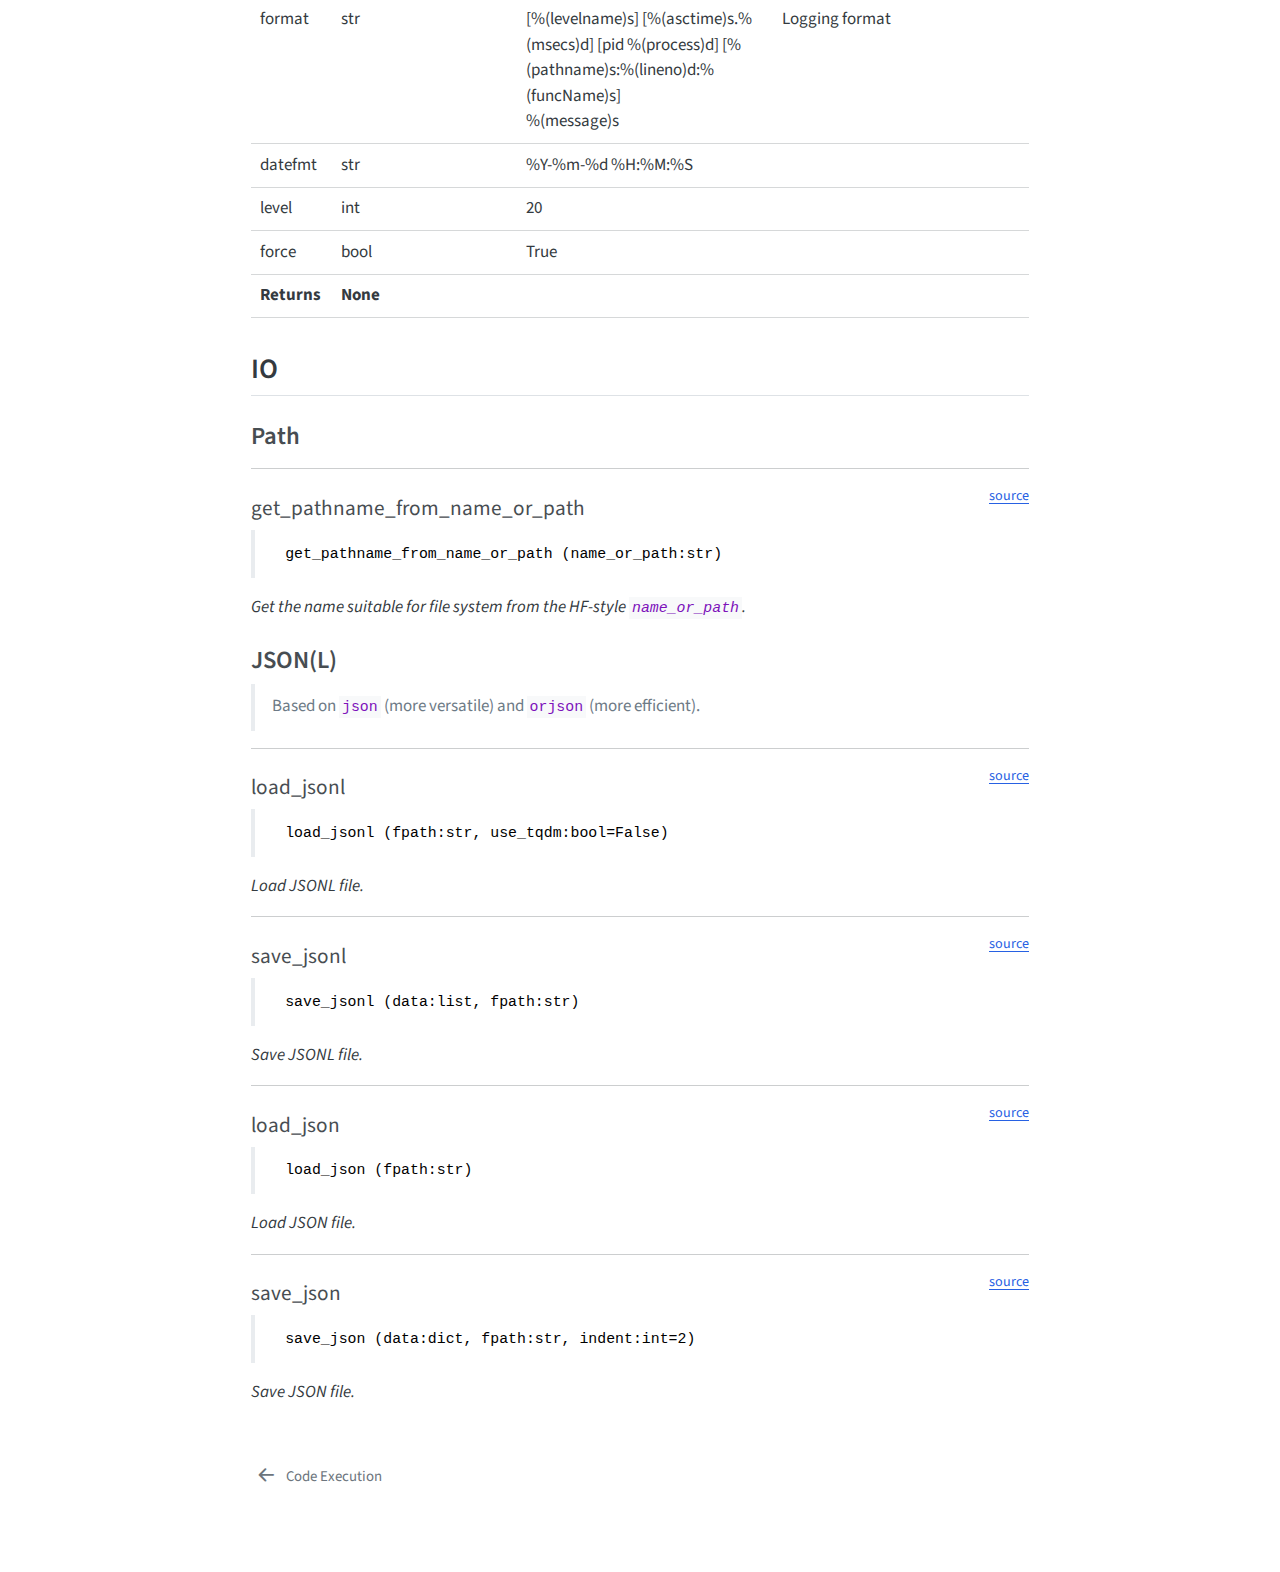
<file: utils.html>
<!DOCTYPE html>
<html xmlns="http://www.w3.org/1999/xhtml" lang="en" xml:lang="en"><head>

<meta charset="utf-8">
<meta name="generator" content="quarto-1.6.39">

<meta name="viewport" content="width=device-width, initial-scale=1.0, user-scalable=yes">

<meta name="description" content="Utitlities shared by multiple modules or not belonging to any module.">

<title>Utilities – 🎯DART-Math</title>
<style>
code{white-space: pre-wrap;}
span.smallcaps{font-variant: small-caps;}
div.columns{display: flex; gap: min(4vw, 1.5em);}
div.column{flex: auto; overflow-x: auto;}
div.hanging-indent{margin-left: 1.5em; text-indent: -1.5em;}
ul.task-list{list-style: none;}
ul.task-list li input[type="checkbox"] {
  width: 0.8em;
  margin: 0 0.8em 0.2em -1em; /* quarto-specific, see https://github.com/quarto-dev/quarto-cli/issues/4556 */ 
  vertical-align: middle;
}
/* CSS for syntax highlighting */
pre > code.sourceCode { white-space: pre; position: relative; }
pre > code.sourceCode > span { line-height: 1.25; }
pre > code.sourceCode > span:empty { height: 1.2em; }
.sourceCode { overflow: visible; }
code.sourceCode > span { color: inherit; text-decoration: inherit; }
div.sourceCode { margin: 1em 0; }
pre.sourceCode { margin: 0; }
@media screen {
div.sourceCode { overflow: auto; }
}
@media print {
pre > code.sourceCode { white-space: pre-wrap; }
pre > code.sourceCode > span { display: inline-block; text-indent: -5em; padding-left: 5em; }
}
pre.numberSource code
  { counter-reset: source-line 0; }
pre.numberSource code > span
  { position: relative; left: -4em; counter-increment: source-line; }
pre.numberSource code > span > a:first-child::before
  { content: counter(source-line);
    position: relative; left: -1em; text-align: right; vertical-align: baseline;
    border: none; display: inline-block;
    -webkit-touch-callout: none; -webkit-user-select: none;
    -khtml-user-select: none; -moz-user-select: none;
    -ms-user-select: none; user-select: none;
    padding: 0 4px; width: 4em;
  }
pre.numberSource { margin-left: 3em;  padding-left: 4px; }
div.sourceCode
  {   }
@media screen {
pre > code.sourceCode > span > a:first-child::before { text-decoration: underline; }
}
</style>


<script src="site_libs/quarto-nav/quarto-nav.js"></script>
<script src="site_libs/quarto-nav/headroom.min.js"></script>
<script src="site_libs/clipboard/clipboard.min.js"></script>
<script src="site_libs/quarto-search/autocomplete.umd.js"></script>
<script src="site_libs/quarto-search/fuse.min.js"></script>
<script src="site_libs/quarto-search/quarto-search.js"></script>
<meta name="quarto:offset" content="./">
<link href="./exec.html" rel="prev">
<script src="site_libs/quarto-html/quarto.js"></script>
<script src="site_libs/quarto-html/popper.min.js"></script>
<script src="site_libs/quarto-html/tippy.umd.min.js"></script>
<script src="site_libs/quarto-html/anchor.min.js"></script>
<link href="site_libs/quarto-html/tippy.css" rel="stylesheet">
<link href="site_libs/quarto-html/quarto-syntax-highlighting-e26003cea8cd680ca0c55a263523d882.css" rel="stylesheet" id="quarto-text-highlighting-styles">
<script src="site_libs/bootstrap/bootstrap.min.js"></script>
<link href="site_libs/bootstrap/bootstrap-icons.css" rel="stylesheet">
<link href="site_libs/bootstrap/bootstrap-c16f70d9e6245094a6412faf456d4b9c.min.css" rel="stylesheet" append-hash="true" id="quarto-bootstrap" data-mode="light">
<script id="quarto-search-options" type="application/json">{
  "location": "navbar",
  "copy-button": false,
  "collapse-after": 3,
  "panel-placement": "end",
  "type": "overlay",
  "limit": 50,
  "keyboard-shortcut": [
    "f",
    "/",
    "s"
  ],
  "show-item-context": false,
  "language": {
    "search-no-results-text": "No results",
    "search-matching-documents-text": "matching documents",
    "search-copy-link-title": "Copy link to search",
    "search-hide-matches-text": "Hide additional matches",
    "search-more-match-text": "more match in this document",
    "search-more-matches-text": "more matches in this document",
    "search-clear-button-title": "Clear",
    "search-text-placeholder": "",
    "search-detached-cancel-button-title": "Cancel",
    "search-submit-button-title": "Submit",
    "search-label": "Search"
  }
}</script>


<link rel="stylesheet" href="styles.css">
<meta property="og:title" content="Utilities – 🎯DART-Math">
<meta property="og:description" content="Utitlities shared by multiple modules or not belonging to any module.">
<meta property="og:site_name" content="🎯DART-Math">
<meta name="twitter:title" content="Utilities – 🎯DART-Math">
<meta name="twitter:description" content="Utitlities shared by multiple modules or not belonging to any module.">
<meta name="twitter:card" content="summary">
</head>

<body class="nav-sidebar docked nav-fixed">

<div id="quarto-search-results"></div>
  <header id="quarto-header" class="headroom fixed-top">
    <nav class="navbar navbar-expand-lg " data-bs-theme="dark">
      <div class="navbar-container container-fluid">
      <div class="navbar-brand-container mx-auto">
    <a class="navbar-brand" href="./index.html">
    <span class="navbar-title">🎯DART-Math</span>
    </a>
  </div>
            <div id="quarto-search" class="" title="Search"></div>
          <button class="navbar-toggler" type="button" data-bs-toggle="collapse" data-bs-target="#navbarCollapse" aria-controls="navbarCollapse" role="menu" aria-expanded="false" aria-label="Toggle navigation" onclick="if (window.quartoToggleHeadroom) { window.quartoToggleHeadroom(); }">
  <span class="navbar-toggler-icon"></span>
</button>
          <div class="collapse navbar-collapse" id="navbarCollapse">
            <ul class="navbar-nav navbar-nav-scroll ms-auto">
  <li class="nav-item compact">
    <a class="nav-link" href="https://github.com/hkust-nlp/dart-math"> <i class="bi bi-github" role="img">
</i> 
<span class="menu-text"></span></a>
  </li>  
</ul>
          </div> <!-- /navcollapse -->
            <div class="quarto-navbar-tools">
  <a href="" class="quarto-reader-toggle quarto-navigation-tool px-1" onclick="window.quartoToggleReader(); return false;" title="Toggle reader mode">
  <div class="quarto-reader-toggle-btn">
  <i class="bi"></i>
  </div>
</a>
</div>
      </div> <!-- /container-fluid -->
    </nav>
  <nav class="quarto-secondary-nav">
    <div class="container-fluid d-flex">
      <button type="button" class="quarto-btn-toggle btn" data-bs-toggle="collapse" role="button" data-bs-target=".quarto-sidebar-collapse-item" aria-controls="quarto-sidebar" aria-expanded="false" aria-label="Toggle sidebar navigation" onclick="if (window.quartoToggleHeadroom) { window.quartoToggleHeadroom(); }">
        <i class="bi bi-layout-text-sidebar-reverse"></i>
      </button>
        <nav class="quarto-page-breadcrumbs" aria-label="breadcrumb"><ol class="breadcrumb"><li class="breadcrumb-item"><a href="./utils.html">Utilities</a></li></ol></nav>
        <a class="flex-grow-1" role="navigation" data-bs-toggle="collapse" data-bs-target=".quarto-sidebar-collapse-item" aria-controls="quarto-sidebar" aria-expanded="false" aria-label="Toggle sidebar navigation" onclick="if (window.quartoToggleHeadroom) { window.quartoToggleHeadroom(); }">      
        </a>
    </div>
  </nav>
</header>
<!-- content -->
<div id="quarto-content" class="quarto-container page-columns page-rows-contents page-layout-article page-navbar">
<!-- sidebar -->
  <nav id="quarto-sidebar" class="sidebar collapse collapse-horizontal quarto-sidebar-collapse-item sidebar-navigation docked overflow-auto">
    <div class="sidebar-menu-container"> 
    <ul class="list-unstyled mt-1">
        <li class="sidebar-item">
  <div class="sidebar-item-container"> 
  <a href="./index.html" class="sidebar-item-text sidebar-link">
 <span class="menu-text">🎯DART-Math</span></a>
  </div>
</li>
        <li class="sidebar-item">
  <div class="sidebar-item-container"> 
  <a href="./quick-start.html" class="sidebar-item-text sidebar-link">
 <span class="menu-text">Quick Start</span></a>
  </div>
</li>
        <li class="sidebar-item">
  <div class="sidebar-item-container"> 
  <a href="./train.html" class="sidebar-item-text sidebar-link">
 <span class="menu-text">Training</span></a>
  </div>
</li>
        <li class="sidebar-item">
  <div class="sidebar-item-container"> 
  <a href="./gen.html" class="sidebar-item-text sidebar-link">
 <span class="menu-text">Generation</span></a>
  </div>
</li>
        <li class="sidebar-item">
  <div class="sidebar-item-container"> 
  <a href="./data.html" class="sidebar-item-text sidebar-link">
 <span class="menu-text">Datasets</span></a>
  </div>
</li>
        <li class="sidebar-item">
  <div class="sidebar-item-container"> 
  <a href="./eval.html" class="sidebar-item-text sidebar-link">
 <span class="menu-text">(Math) Evalution</span></a>
  </div>
</li>
        <li class="sidebar-item">
  <div class="sidebar-item-container"> 
  <a href="./parallel.html" class="sidebar-item-text sidebar-link">
 <span class="menu-text">Parallelism</span></a>
  </div>
</li>
        <li class="sidebar-item">
  <div class="sidebar-item-container"> 
  <a href="./exec.html" class="sidebar-item-text sidebar-link">
 <span class="menu-text">Code Execution</span></a>
  </div>
</li>
        <li class="sidebar-item">
  <div class="sidebar-item-container"> 
  <a href="./utils.html" class="sidebar-item-text sidebar-link active">
 <span class="menu-text">Utilities</span></a>
  </div>
</li>
    </ul>
    </div>
</nav>
<div id="quarto-sidebar-glass" class="quarto-sidebar-collapse-item" data-bs-toggle="collapse" data-bs-target=".quarto-sidebar-collapse-item"></div>
<!-- margin-sidebar -->
    <div id="quarto-margin-sidebar" class="sidebar margin-sidebar">
        <nav id="TOC" role="doc-toc" class="toc-active">
    <h2 id="toc-title">On this page</h2>
   
  <ul>
  <li><a href="#prompt" id="toc-prompt" class="nav-link active" data-scroll-target="#prompt">Prompt</a>
  <ul>
  <li><a href="#prompttemplate" id="toc-prompttemplate" class="nav-link" data-scroll-target="#prompttemplate">PromptTemplate</a>
  <ul class="collapse">
  <li><a href="#prompttemplate.load_from_id_or_path" id="toc-prompttemplate.load_from_id_or_path" class="nav-link" data-scroll-target="#prompttemplate.load_from_id_or_path">PromptTemplate.load_from_id_or_path</a></li>
  <li><a href="#prompttemplate.get_prompt_template_from_prompt_type_and_model" id="toc-prompttemplate.get_prompt_template_from_prompt_type_and_model" class="nav-link" data-scroll-target="#prompttemplate.get_prompt_template_from_prompt_type_and_model">PromptTemplate.get_prompt_template_from_prompt_type_and_model</a></li>
  <li><a href="#prompttemplate.make_qa_pair" id="toc-prompttemplate.make_qa_pair" class="nav-link" data-scroll-target="#prompttemplate.make_qa_pair">PromptTemplate.make_qa_pair</a></li>
  <li><a href="#prompttemplate.make_full_prompt" id="toc-prompttemplate.make_full_prompt" class="nav-link" data-scroll-target="#prompttemplate.make_full_prompt">PromptTemplate.make_full_prompt</a></li>
  <li><a href="#examples" id="toc-examples" class="nav-link" data-scroll-target="#examples">Examples</a></li>
  </ul></li>
  </ul></li>
  <li><a href="#logging" id="toc-logging" class="nav-link" data-scroll-target="#logging">Logging</a>
  <ul>
  <li><a href="#init_logging" id="toc-init_logging" class="nav-link" data-scroll-target="#init_logging">init_logging</a></li>
  </ul></li>
  <li><a href="#io" id="toc-io" class="nav-link" data-scroll-target="#io">IO</a>
  <ul>
  <li><a href="#path" id="toc-path" class="nav-link" data-scroll-target="#path">Path</a>
  <ul class="collapse">
  <li><a href="#get_pathname_from_name_or_path" id="toc-get_pathname_from_name_or_path" class="nav-link" data-scroll-target="#get_pathname_from_name_or_path">get_pathname_from_name_or_path</a></li>
  </ul></li>
  <li><a href="#jsonl" id="toc-jsonl" class="nav-link" data-scroll-target="#jsonl">JSON(L)</a>
  <ul class="collapse">
  <li><a href="#load_jsonl" id="toc-load_jsonl" class="nav-link" data-scroll-target="#load_jsonl">load_jsonl</a></li>
  <li><a href="#save_jsonl" id="toc-save_jsonl" class="nav-link" data-scroll-target="#save_jsonl">save_jsonl</a></li>
  <li><a href="#load_json" id="toc-load_json" class="nav-link" data-scroll-target="#load_json">load_json</a></li>
  <li><a href="#save_json" id="toc-save_json" class="nav-link" data-scroll-target="#save_json">save_json</a></li>
  </ul></li>
  </ul></li>
  </ul>
<div class="toc-actions"><ul><li><a href="https://github.com/hkust-nlp/dart-math/issues/new" class="toc-action"><i class="bi bi-github"></i>Report an issue</a></li></ul></div></nav>
    </div>
<!-- main -->
<main class="content" id="quarto-document-content">

<header id="title-block-header" class="quarto-title-block default">
<div class="quarto-title">
<h1 class="title">Utilities</h1>
</div>

<div>
  <div class="description">
    Utitlities shared by multiple modules or not belonging to any module.
  </div>
</div>


<div class="quarto-title-meta">

    
  
    
  </div>
  


</header>


<!-- WARNING: THIS FILE WAS AUTOGENERATED! DO NOT EDIT! -->
<div id="cell-3" class="cell">
<div class="sourceCode cell-code" id="cb1"><pre class="sourceCode python code-with-copy"><code class="sourceCode python"><span id="cb1-1"><a href="#cb1-1" aria-hidden="true" tabindex="-1"></a><span class="im">from</span> dart_math.utils <span class="im">import</span> <span class="op">*</span></span></code><button title="Copy to Clipboard" class="code-copy-button"><i class="bi"></i></button></pre></div>
</div>
<section id="prompt" class="level2">
<h2 class="anchored" data-anchor-id="prompt">Prompt</h2>
<hr>
<p><a href="https://github.com/hkust-nlp/dart-math/blob/main/dart_math/utils.py#LNone" target="_blank" style="float:right; font-size:smaller">source</a></p>
<section id="prompttemplate" class="level3">
<h3 class="anchored" data-anchor-id="prompttemplate">PromptTemplate</h3>
<blockquote class="blockquote">
<pre><code> PromptTemplate (id:str='alpaca', sys_prompt:str='Below is an instruction
                 that describes a task. Write a response that
                 appropriately completes the request.\n\n',
                 query_prompt:str='### Instruction:\n',
                 prompt_after_query:str='\n\n', resp_prompt:str='###
                 Response:\n', prompt_before_resp:str='',
                 delim:str='\n\n')</code></pre>
</blockquote>
<p><em>Prompt template. The complete prompt is in the form <code>{sys_prompt}{eg_qa1}{delim}{eg_qa2}{delim}...{delim}{eg_qaN}{delim}{query_prompt}{query}{prompt_after_query}{resp_prompt}{prompt_before_resp}</code>. default: PROMPT_TEMPLATE_ID2DICT[“alpaca”]</em></p>
<table class="caption-top table">
<colgroup>
<col style="width: 6%">
<col style="width: 25%">
<col style="width: 34%">
<col style="width: 34%">
</colgroup>
<thead>
<tr class="header">
<th></th>
<th><strong>Type</strong></th>
<th><strong>Default</strong></th>
<th><strong>Details</strong></th>
</tr>
</thead>
<tbody>
<tr class="odd">
<td>id</td>
<td>str</td>
<td>alpaca</td>
<td>Short name as ID of the prompt template, like “alpaca”.</td>
</tr>
<tr class="even">
<td>sys_prompt</td>
<td>str</td>
<td>Below is an instruction that describes a task. Write a response that appropriately completes the request.<br><br></td>
<td>System prompt as the beginning of the full prompt.</td>
</tr>
<tr class="odd">
<td>query_prompt</td>
<td>str</td>
<td>### Instruction:<br></td>
<td>Simple prompt as delimiter between response and new query.</td>
</tr>
<tr class="even">
<td>prompt_after_query</td>
<td>str</td>
<td><br><br></td>
<td>Prompt to append after the raw query, like “Let’s think step by step.”.</td>
</tr>
<tr class="odd">
<td>resp_prompt</td>
<td>str</td>
<td>### Response:<br></td>
<td>Simple prompt as delimiter between query and response.</td>
</tr>
<tr class="even">
<td>prompt_before_resp</td>
<td>str</td>
<td></td>
<td></td>
</tr>
<tr class="odd">
<td>delim</td>
<td>str</td>
<td><br><br></td>
<td>Delimiter between query-response pairs.</td>
</tr>
</tbody>
</table>
<hr>
<p><a href="https://github.com/hkust-nlp/dart-math/blob/main/dart_math/utils.py#LNone" target="_blank" style="float:right; font-size:smaller">source</a></p>
<section id="prompttemplate.load_from_id_or_path" class="level4">
<h4 class="anchored" data-anchor-id="prompttemplate.load_from_id_or_path">PromptTemplate.load_from_id_or_path</h4>
<blockquote class="blockquote">
<pre><code> PromptTemplate.load_from_id_or_path (prompt_template:str='alpaca')</code></pre>
</blockquote>
<p><em>Load prompt template from ID or file path.</em></p>
<hr>
<p><a href="https://github.com/hkust-nlp/dart-math/blob/main/dart_math/utils.py#LNone" target="_blank" style="float:right; font-size:smaller">source</a></p>
</section>
<section id="prompttemplate.get_prompt_template_from_prompt_type_and_model" class="level4">
<h4 class="anchored" data-anchor-id="prompttemplate.get_prompt_template_from_prompt_type_and_model">PromptTemplate.get_prompt_template_from_prompt_type_and_model</h4>
<blockquote class="blockquote">
<pre><code> PromptTemplate.get_prompt_template_from_prompt_type_and_model
                                                                (prompt_ty
                                                                pe:str, mo
                                                                del_dirnam
                                                                e:str)</code></pre>
</blockquote>
<p><em>Get the prompt template suitable for the model.</em></p>
<table class="caption-top table">
<colgroup>
<col style="width: 9%">
<col style="width: 38%">
<col style="width: 52%">
</colgroup>
<thead>
<tr class="header">
<th></th>
<th><strong>Type</strong></th>
<th><strong>Details</strong></th>
</tr>
</thead>
<tbody>
<tr class="odd">
<td>prompt_type</td>
<td>str</td>
<td>Prompt type, like “cot” or “tool”.</td>
</tr>
<tr class="even">
<td>model_dirname</td>
<td>str</td>
<td>HF ID or path to the model.</td>
</tr>
<tr class="odd">
<td><strong>Returns</strong></td>
<td><strong>PromptTemplate</strong></td>
<td><strong>The prompt template suitable for the model.</strong></td>
</tr>
</tbody>
</table>
<hr>
<p><a href="https://github.com/hkust-nlp/dart-math/blob/main/dart_math/utils.py#LNone" target="_blank" style="float:right; font-size:smaller">source</a></p>
</section>
<section id="prompttemplate.make_qa_pair" class="level4">
<h4 class="anchored" data-anchor-id="prompttemplate.make_qa_pair">PromptTemplate.make_qa_pair</h4>
<blockquote class="blockquote">
<pre><code> PromptTemplate.make_qa_pair (query:str, response:str)</code></pre>
</blockquote>
<p><em>Make a QA pair of <code>{query_prompt}{query}{prompt_after_query}{resp_prompt}{prompt_before_resp}{response}</code>.</em></p>
<hr>
<p><a href="https://github.com/hkust-nlp/dart-math/blob/main/dart_math/utils.py#LNone" target="_blank" style="float:right; font-size:smaller">source</a></p>
</section>
<section id="prompttemplate.make_full_prompt" class="level4">
<h4 class="anchored" data-anchor-id="prompttemplate.make_full_prompt">PromptTemplate.make_full_prompt</h4>
<blockquote class="blockquote">
<pre><code> PromptTemplate.make_full_prompt (query:str,
                                  eg_qas:list[tuple[str,str]]=[])</code></pre>
</blockquote>
<p><em>Make full prompt as input to the model. Format: f”{sys_prompt}{eg_qa1}{eg_qa2}…{eg_qaN}{query_prompt}{query}{prompt_after_query}{resp_prompt}{prompt_before_resp}“.</em></p>
</section>
<section id="examples" class="level4">
<h4 class="anchored" data-anchor-id="examples">Examples</h4>
<div id="cell-11" class="cell">
<div class="sourceCode cell-code" id="cb7"><pre class="sourceCode python code-with-copy"><code class="sourceCode python"><span id="cb7-1"><a href="#cb7-1" aria-hidden="true" tabindex="-1"></a>deepseekmath_prompt_template <span class="op">=</span> PromptTemplate.load_from_id_or_path(<span class="st">"deepseekmath"</span>)</span></code><button title="Copy to Clipboard" class="code-copy-button"><i class="bi"></i></button></pre></div>
</div>
<div id="cell-12" class="cell">
<div class="sourceCode cell-code" id="cb8"><pre class="sourceCode python code-with-copy"><code class="sourceCode python"><span id="cb8-1"><a href="#cb8-1" aria-hidden="true" tabindex="-1"></a>deepseekmath_prompt_template.make_full_prompt(<span class="st">"What is 2+2?"</span>)</span></code><button title="Copy to Clipboard" class="code-copy-button"><i class="bi"></i></button></pre></div>
<div class="cell-output cell-output-display">
<pre><code>'User: What is 2+2?\nPlease reason step by step, and put your final answer within \\boxed{}.\n\nAssistant: '</code></pre>
</div>
</div>
<div id="cell-13" class="cell">
<div class="sourceCode cell-code" id="cb10"><pre class="sourceCode python code-with-copy"><code class="sourceCode python"><span id="cb10-1"><a href="#cb10-1" aria-hidden="true" tabindex="-1"></a>deepseekmath_prompt_template.make_full_prompt(<span class="st">"What is 2+2?"</span>, [(<span class="st">"What is 1+1?"</span>, <span class="st">"2"</span>)])</span></code><button title="Copy to Clipboard" class="code-copy-button"><i class="bi"></i></button></pre></div>
<div class="cell-output cell-output-display">
<pre><code>'User: What is 1+1?\nPlease reason step by step, and put your final answer within \\boxed{}.\n\nAssistant: 2&lt;｜end▁of▁sentence｜&gt;User: What is 2+2?\nPlease reason step by step, and put your final answer within \\boxed{}.\n\nAssistant: '</code></pre>
</div>
</div>
</section>
</section>
</section>
<section id="logging" class="level2">
<h2 class="anchored" data-anchor-id="logging">Logging</h2>
<hr>
<p><a href="https://github.com/hkust-nlp/dart-math/blob/main/dart_math/utils.py#LNone" target="_blank" style="float:right; font-size:smaller">source</a></p>
<section id="init_logging" class="level3">
<h3 class="anchored" data-anchor-id="init_logging">init_logging</h3>
<blockquote class="blockquote">
<pre><code> init_logging (log_path:str=None, format:str='[%(levelname)s]
               [%(asctime)s.%(msecs)d] [pid %(process)d]
               [%(pathname)s:%(lineno)d:%(funcName)s]\n%(message)s',
               datefmt:str='%Y-%m-%d %H:%M:%S', level:int=20,
               force:bool=True)</code></pre>
</blockquote>
<p><em>Initialize logging configuration.</em></p>
<table class="caption-top table">
<colgroup>
<col style="width: 6%">
<col style="width: 25%">
<col style="width: 34%">
<col style="width: 34%">
</colgroup>
<thead>
<tr class="header">
<th></th>
<th><strong>Type</strong></th>
<th><strong>Default</strong></th>
<th><strong>Details</strong></th>
</tr>
</thead>
<tbody>
<tr class="odd">
<td>log_path</td>
<td>str</td>
<td>None</td>
<td>File path to save log to.<br>format : str, default: “[%(levelname)s] [%(asctime)s.%(msecs)d] [pid %(process)d] [%(pathname)s:%(lineno)d:%(funcName)s]</td>
</tr>
<tr class="even">
<td>format</td>
<td>str</td>
<td>[%(levelname)s] [%(asctime)s.%(msecs)d] [pid %(process)d] [%(pathname)s:%(lineno)d:%(funcName)s]<br>%(message)s</td>
<td>Logging format</td>
</tr>
<tr class="odd">
<td>datefmt</td>
<td>str</td>
<td>%Y-%m-%d %H:%M:%S</td>
<td></td>
</tr>
<tr class="even">
<td>level</td>
<td>int</td>
<td>20</td>
<td></td>
</tr>
<tr class="odd">
<td>force</td>
<td>bool</td>
<td>True</td>
<td></td>
</tr>
<tr class="even">
<td><strong>Returns</strong></td>
<td><strong>None</strong></td>
<td></td>
<td></td>
</tr>
</tbody>
</table>
</section>
</section>
<section id="io" class="level2">
<h2 class="anchored" data-anchor-id="io">IO</h2>
<section id="path" class="level3">
<h3 class="anchored" data-anchor-id="path">Path</h3>
<hr>
<p><a href="https://github.com/hkust-nlp/dart-math/blob/main/dart_math/utils.py#LNone" target="_blank" style="float:right; font-size:smaller">source</a></p>
<section id="get_pathname_from_name_or_path" class="level4">
<h4 class="anchored" data-anchor-id="get_pathname_from_name_or_path">get_pathname_from_name_or_path</h4>
<blockquote class="blockquote">
<pre><code> get_pathname_from_name_or_path (name_or_path:str)</code></pre>
</blockquote>
<p><em>Get the name suitable for file system from the HF-style <code>name_or_path</code>.</em></p>
</section>
</section>
<section id="jsonl" class="level3">
<h3 class="anchored" data-anchor-id="jsonl">JSON(L)</h3>
<blockquote class="blockquote">
<p>Based on <code>json</code> (more versatile) and <code>orjson</code> (more efficient).</p>
</blockquote>
<hr>
<p><a href="https://github.com/hkust-nlp/dart-math/blob/main/dart_math/utils.py#LNone" target="_blank" style="float:right; font-size:smaller">source</a></p>
<section id="load_jsonl" class="level4">
<h4 class="anchored" data-anchor-id="load_jsonl">load_jsonl</h4>
<blockquote class="blockquote">
<pre><code> load_jsonl (fpath:str, use_tqdm:bool=False)</code></pre>
</blockquote>
<p><em>Load JSONL file.</em></p>
<hr>
<p><a href="https://github.com/hkust-nlp/dart-math/blob/main/dart_math/utils.py#LNone" target="_blank" style="float:right; font-size:smaller">source</a></p>
</section>
<section id="save_jsonl" class="level4">
<h4 class="anchored" data-anchor-id="save_jsonl">save_jsonl</h4>
<blockquote class="blockquote">
<pre><code> save_jsonl (data:list, fpath:str)</code></pre>
</blockquote>
<p><em>Save JSONL file.</em></p>
<hr>
<p><a href="https://github.com/hkust-nlp/dart-math/blob/main/dart_math/utils.py#LNone" target="_blank" style="float:right; font-size:smaller">source</a></p>
</section>
<section id="load_json" class="level4">
<h4 class="anchored" data-anchor-id="load_json">load_json</h4>
<blockquote class="blockquote">
<pre><code> load_json (fpath:str)</code></pre>
</blockquote>
<p><em>Load JSON file.</em></p>
<hr>
<p><a href="https://github.com/hkust-nlp/dart-math/blob/main/dart_math/utils.py#LNone" target="_blank" style="float:right; font-size:smaller">source</a></p>
</section>
<section id="save_json" class="level4">
<h4 class="anchored" data-anchor-id="save_json">save_json</h4>
<blockquote class="blockquote">
<pre><code> save_json (data:dict, fpath:str, indent:int=2)</code></pre>
</blockquote>
<p><em>Save JSON file.</em></p>


</section>
</section>
</section>

<a onclick="window.scrollTo(0, 0); return false;" role="button" id="quarto-back-to-top"><i class="bi bi-arrow-up"></i> Back to top</a></main> <!-- /main -->
<script id="quarto-html-after-body" type="application/javascript">
window.document.addEventListener("DOMContentLoaded", function (event) {
  const toggleBodyColorMode = (bsSheetEl) => {
    const mode = bsSheetEl.getAttribute("data-mode");
    const bodyEl = window.document.querySelector("body");
    if (mode === "dark") {
      bodyEl.classList.add("quarto-dark");
      bodyEl.classList.remove("quarto-light");
    } else {
      bodyEl.classList.add("quarto-light");
      bodyEl.classList.remove("quarto-dark");
    }
  }
  const toggleBodyColorPrimary = () => {
    const bsSheetEl = window.document.querySelector("link#quarto-bootstrap");
    if (bsSheetEl) {
      toggleBodyColorMode(bsSheetEl);
    }
  }
  toggleBodyColorPrimary();  
  const icon = "";
  const anchorJS = new window.AnchorJS();
  anchorJS.options = {
    placement: 'right',
    icon: icon
  };
  anchorJS.add('.anchored');
  const isCodeAnnotation = (el) => {
    for (const clz of el.classList) {
      if (clz.startsWith('code-annotation-')) {                     
        return true;
      }
    }
    return false;
  }
  const onCopySuccess = function(e) {
    // button target
    const button = e.trigger;
    // don't keep focus
    button.blur();
    // flash "checked"
    button.classList.add('code-copy-button-checked');
    var currentTitle = button.getAttribute("title");
    button.setAttribute("title", "Copied!");
    let tooltip;
    if (window.bootstrap) {
      button.setAttribute("data-bs-toggle", "tooltip");
      button.setAttribute("data-bs-placement", "left");
      button.setAttribute("data-bs-title", "Copied!");
      tooltip = new bootstrap.Tooltip(button, 
        { trigger: "manual", 
          customClass: "code-copy-button-tooltip",
          offset: [0, -8]});
      tooltip.show();    
    }
    setTimeout(function() {
      if (tooltip) {
        tooltip.hide();
        button.removeAttribute("data-bs-title");
        button.removeAttribute("data-bs-toggle");
        button.removeAttribute("data-bs-placement");
      }
      button.setAttribute("title", currentTitle);
      button.classList.remove('code-copy-button-checked');
    }, 1000);
    // clear code selection
    e.clearSelection();
  }
  const getTextToCopy = function(trigger) {
      const codeEl = trigger.previousElementSibling.cloneNode(true);
      for (const childEl of codeEl.children) {
        if (isCodeAnnotation(childEl)) {
          childEl.remove();
        }
      }
      return codeEl.innerText;
  }
  const clipboard = new window.ClipboardJS('.code-copy-button:not([data-in-quarto-modal])', {
    text: getTextToCopy
  });
  clipboard.on('success', onCopySuccess);
  if (window.document.getElementById('quarto-embedded-source-code-modal')) {
    const clipboardModal = new window.ClipboardJS('.code-copy-button[data-in-quarto-modal]', {
      text: getTextToCopy,
      container: window.document.getElementById('quarto-embedded-source-code-modal')
    });
    clipboardModal.on('success', onCopySuccess);
  }
    var localhostRegex = new RegExp(/^(?:http|https):\/\/localhost\:?[0-9]*\//);
    var mailtoRegex = new RegExp(/^mailto:/);
      var filterRegex = new RegExp("https:\/\/hkust-nlp\.github\.io\/dart-math");
    var isInternal = (href) => {
        return filterRegex.test(href) || localhostRegex.test(href) || mailtoRegex.test(href);
    }
    // Inspect non-navigation links and adorn them if external
 	var links = window.document.querySelectorAll('a[href]:not(.nav-link):not(.navbar-brand):not(.toc-action):not(.sidebar-link):not(.sidebar-item-toggle):not(.pagination-link):not(.no-external):not([aria-hidden]):not(.dropdown-item):not(.quarto-navigation-tool):not(.about-link)');
    for (var i=0; i<links.length; i++) {
      const link = links[i];
      if (!isInternal(link.href)) {
        // undo the damage that might have been done by quarto-nav.js in the case of
        // links that we want to consider external
        if (link.dataset.originalHref !== undefined) {
          link.href = link.dataset.originalHref;
        }
      }
    }
  function tippyHover(el, contentFn, onTriggerFn, onUntriggerFn) {
    const config = {
      allowHTML: true,
      maxWidth: 500,
      delay: 100,
      arrow: false,
      appendTo: function(el) {
          return el.parentElement;
      },
      interactive: true,
      interactiveBorder: 10,
      theme: 'quarto',
      placement: 'bottom-start',
    };
    if (contentFn) {
      config.content = contentFn;
    }
    if (onTriggerFn) {
      config.onTrigger = onTriggerFn;
    }
    if (onUntriggerFn) {
      config.onUntrigger = onUntriggerFn;
    }
    window.tippy(el, config); 
  }
  const noterefs = window.document.querySelectorAll('a[role="doc-noteref"]');
  for (var i=0; i<noterefs.length; i++) {
    const ref = noterefs[i];
    tippyHover(ref, function() {
      // use id or data attribute instead here
      let href = ref.getAttribute('data-footnote-href') || ref.getAttribute('href');
      try { href = new URL(href).hash; } catch {}
      const id = href.replace(/^#\/?/, "");
      const note = window.document.getElementById(id);
      if (note) {
        return note.innerHTML;
      } else {
        return "";
      }
    });
  }
  const xrefs = window.document.querySelectorAll('a.quarto-xref');
  const processXRef = (id, note) => {
    // Strip column container classes
    const stripColumnClz = (el) => {
      el.classList.remove("page-full", "page-columns");
      if (el.children) {
        for (const child of el.children) {
          stripColumnClz(child);
        }
      }
    }
    stripColumnClz(note)
    if (id === null || id.startsWith('sec-')) {
      // Special case sections, only their first couple elements
      const container = document.createElement("div");
      if (note.children && note.children.length > 2) {
        container.appendChild(note.children[0].cloneNode(true));
        for (let i = 1; i < note.children.length; i++) {
          const child = note.children[i];
          if (child.tagName === "P" && child.innerText === "") {
            continue;
          } else {
            container.appendChild(child.cloneNode(true));
            break;
          }
        }
        if (window.Quarto?.typesetMath) {
          window.Quarto.typesetMath(container);
        }
        return container.innerHTML
      } else {
        if (window.Quarto?.typesetMath) {
          window.Quarto.typesetMath(note);
        }
        return note.innerHTML;
      }
    } else {
      // Remove any anchor links if they are present
      const anchorLink = note.querySelector('a.anchorjs-link');
      if (anchorLink) {
        anchorLink.remove();
      }
      if (window.Quarto?.typesetMath) {
        window.Quarto.typesetMath(note);
      }
      if (note.classList.contains("callout")) {
        return note.outerHTML;
      } else {
        return note.innerHTML;
      }
    }
  }
  for (var i=0; i<xrefs.length; i++) {
    const xref = xrefs[i];
    tippyHover(xref, undefined, function(instance) {
      instance.disable();
      let url = xref.getAttribute('href');
      let hash = undefined; 
      if (url.startsWith('#')) {
        hash = url;
      } else {
        try { hash = new URL(url).hash; } catch {}
      }
      if (hash) {
        const id = hash.replace(/^#\/?/, "");
        const note = window.document.getElementById(id);
        if (note !== null) {
          try {
            const html = processXRef(id, note.cloneNode(true));
            instance.setContent(html);
          } finally {
            instance.enable();
            instance.show();
          }
        } else {
          // See if we can fetch this
          fetch(url.split('#')[0])
          .then(res => res.text())
          .then(html => {
            const parser = new DOMParser();
            const htmlDoc = parser.parseFromString(html, "text/html");
            const note = htmlDoc.getElementById(id);
            if (note !== null) {
              const html = processXRef(id, note);
              instance.setContent(html);
            } 
          }).finally(() => {
            instance.enable();
            instance.show();
          });
        }
      } else {
        // See if we can fetch a full url (with no hash to target)
        // This is a special case and we should probably do some content thinning / targeting
        fetch(url)
        .then(res => res.text())
        .then(html => {
          const parser = new DOMParser();
          const htmlDoc = parser.parseFromString(html, "text/html");
          const note = htmlDoc.querySelector('main.content');
          if (note !== null) {
            // This should only happen for chapter cross references
            // (since there is no id in the URL)
            // remove the first header
            if (note.children.length > 0 && note.children[0].tagName === "HEADER") {
              note.children[0].remove();
            }
            const html = processXRef(null, note);
            instance.setContent(html);
          } 
        }).finally(() => {
          instance.enable();
          instance.show();
        });
      }
    }, function(instance) {
    });
  }
      let selectedAnnoteEl;
      const selectorForAnnotation = ( cell, annotation) => {
        let cellAttr = 'data-code-cell="' + cell + '"';
        let lineAttr = 'data-code-annotation="' +  annotation + '"';
        const selector = 'span[' + cellAttr + '][' + lineAttr + ']';
        return selector;
      }
      const selectCodeLines = (annoteEl) => {
        const doc = window.document;
        const targetCell = annoteEl.getAttribute("data-target-cell");
        const targetAnnotation = annoteEl.getAttribute("data-target-annotation");
        const annoteSpan = window.document.querySelector(selectorForAnnotation(targetCell, targetAnnotation));
        const lines = annoteSpan.getAttribute("data-code-lines").split(",");
        const lineIds = lines.map((line) => {
          return targetCell + "-" + line;
        })
        let top = null;
        let height = null;
        let parent = null;
        if (lineIds.length > 0) {
            //compute the position of the single el (top and bottom and make a div)
            const el = window.document.getElementById(lineIds[0]);
            top = el.offsetTop;
            height = el.offsetHeight;
            parent = el.parentElement.parentElement;
          if (lineIds.length > 1) {
            const lastEl = window.document.getElementById(lineIds[lineIds.length - 1]);
            const bottom = lastEl.offsetTop + lastEl.offsetHeight;
            height = bottom - top;
          }
          if (top !== null && height !== null && parent !== null) {
            // cook up a div (if necessary) and position it 
            let div = window.document.getElementById("code-annotation-line-highlight");
            if (div === null) {
              div = window.document.createElement("div");
              div.setAttribute("id", "code-annotation-line-highlight");
              div.style.position = 'absolute';
              parent.appendChild(div);
            }
            div.style.top = top - 2 + "px";
            div.style.height = height + 4 + "px";
            div.style.left = 0;
            let gutterDiv = window.document.getElementById("code-annotation-line-highlight-gutter");
            if (gutterDiv === null) {
              gutterDiv = window.document.createElement("div");
              gutterDiv.setAttribute("id", "code-annotation-line-highlight-gutter");
              gutterDiv.style.position = 'absolute';
              const codeCell = window.document.getElementById(targetCell);
              const gutter = codeCell.querySelector('.code-annotation-gutter');
              gutter.appendChild(gutterDiv);
            }
            gutterDiv.style.top = top - 2 + "px";
            gutterDiv.style.height = height + 4 + "px";
          }
          selectedAnnoteEl = annoteEl;
        }
      };
      const unselectCodeLines = () => {
        const elementsIds = ["code-annotation-line-highlight", "code-annotation-line-highlight-gutter"];
        elementsIds.forEach((elId) => {
          const div = window.document.getElementById(elId);
          if (div) {
            div.remove();
          }
        });
        selectedAnnoteEl = undefined;
      };
        // Handle positioning of the toggle
    window.addEventListener(
      "resize",
      throttle(() => {
        elRect = undefined;
        if (selectedAnnoteEl) {
          selectCodeLines(selectedAnnoteEl);
        }
      }, 10)
    );
    function throttle(fn, ms) {
    let throttle = false;
    let timer;
      return (...args) => {
        if(!throttle) { // first call gets through
            fn.apply(this, args);
            throttle = true;
        } else { // all the others get throttled
            if(timer) clearTimeout(timer); // cancel #2
            timer = setTimeout(() => {
              fn.apply(this, args);
              timer = throttle = false;
            }, ms);
        }
      };
    }
      // Attach click handler to the DT
      const annoteDls = window.document.querySelectorAll('dt[data-target-cell]');
      for (const annoteDlNode of annoteDls) {
        annoteDlNode.addEventListener('click', (event) => {
          const clickedEl = event.target;
          if (clickedEl !== selectedAnnoteEl) {
            unselectCodeLines();
            const activeEl = window.document.querySelector('dt[data-target-cell].code-annotation-active');
            if (activeEl) {
              activeEl.classList.remove('code-annotation-active');
            }
            selectCodeLines(clickedEl);
            clickedEl.classList.add('code-annotation-active');
          } else {
            // Unselect the line
            unselectCodeLines();
            clickedEl.classList.remove('code-annotation-active');
          }
        });
      }
  const findCites = (el) => {
    const parentEl = el.parentElement;
    if (parentEl) {
      const cites = parentEl.dataset.cites;
      if (cites) {
        return {
          el,
          cites: cites.split(' ')
        };
      } else {
        return findCites(el.parentElement)
      }
    } else {
      return undefined;
    }
  };
  var bibliorefs = window.document.querySelectorAll('a[role="doc-biblioref"]');
  for (var i=0; i<bibliorefs.length; i++) {
    const ref = bibliorefs[i];
    const citeInfo = findCites(ref);
    if (citeInfo) {
      tippyHover(citeInfo.el, function() {
        var popup = window.document.createElement('div');
        citeInfo.cites.forEach(function(cite) {
          var citeDiv = window.document.createElement('div');
          citeDiv.classList.add('hanging-indent');
          citeDiv.classList.add('csl-entry');
          var biblioDiv = window.document.getElementById('ref-' + cite);
          if (biblioDiv) {
            citeDiv.innerHTML = biblioDiv.innerHTML;
          }
          popup.appendChild(citeDiv);
        });
        return popup.innerHTML;
      });
    }
  }
});
</script>
<nav class="page-navigation">
  <div class="nav-page nav-page-previous">
      <a href="./exec.html" class="pagination-link" aria-label="Code Execution">
        <i class="bi bi-arrow-left-short"></i> <span class="nav-page-text">Code Execution</span>
      </a>          
  </div>
  <div class="nav-page nav-page-next">
  </div>
</nav>
</div> <!-- /content -->




<footer class="footer"><div class="nav-footer"><div class="nav-footer-center"><div class="toc-actions d-sm-block d-md-none"><ul><li><a href="https://github.com/hkust-nlp/dart-math/issues/new" class="toc-action"><i class="bi bi-github"></i>Report an issue</a></li></ul></div></div></div></footer></body></html>
</file>
<file: site_libs/quarto-html/tippy.css>
.tippy-box[data-animation=fade][data-state=hidden]{opacity:0}[data-tippy-root]{max-width:calc(100vw - 10px)}.tippy-box{position:relative;background-color:#333;color:#fff;border-radius:4px;font-size:14px;line-height:1.4;white-space:normal;outline:0;transition-property:transform,visibility,opacity}.tippy-box[data-placement^=top]>.tippy-arrow{bottom:0}.tippy-box[data-placement^=top]>.tippy-arrow:before{bottom:-7px;left:0;border-width:8px 8px 0;border-top-color:initial;transform-origin:center top}.tippy-box[data-placement^=bottom]>.tippy-arrow{top:0}.tippy-box[data-placement^=bottom]>.tippy-arrow:before{top:-7px;left:0;border-width:0 8px 8px;border-bottom-color:initial;transform-origin:center bottom}.tippy-box[data-placement^=left]>.tippy-arrow{right:0}.tippy-box[data-placement^=left]>.tippy-arrow:before{border-width:8px 0 8px 8px;border-left-color:initial;right:-7px;transform-origin:center left}.tippy-box[data-placement^=right]>.tippy-arrow{left:0}.tippy-box[data-placement^=right]>.tippy-arrow:before{left:-7px;border-width:8px 8px 8px 0;border-right-color:initial;transform-origin:center right}.tippy-box[data-inertia][data-state=visible]{transition-timing-function:cubic-bezier(.54,1.5,.38,1.11)}.tippy-arrow{width:16px;height:16px;color:#333}.tippy-arrow:before{content:"";position:absolute;border-color:transparent;border-style:solid}.tippy-content{position:relative;padding:5px 9px;z-index:1}
</file>
<file: site_libs/quarto-html/quarto-syntax-highlighting-e26003cea8cd680ca0c55a263523d882.css>
/* quarto syntax highlight colors */
:root {
  --quarto-hl-ot-color: #003B4F;
  --quarto-hl-at-color: #657422;
  --quarto-hl-ss-color: #20794D;
  --quarto-hl-an-color: #5E5E5E;
  --quarto-hl-fu-color: #4758AB;
  --quarto-hl-st-color: #20794D;
  --quarto-hl-cf-color: #003B4F;
  --quarto-hl-op-color: #5E5E5E;
  --quarto-hl-er-color: #AD0000;
  --quarto-hl-bn-color: #AD0000;
  --quarto-hl-al-color: #AD0000;
  --quarto-hl-va-color: #111111;
  --quarto-hl-bu-color: inherit;
  --quarto-hl-ex-color: inherit;
  --quarto-hl-pp-color: #AD0000;
  --quarto-hl-in-color: #5E5E5E;
  --quarto-hl-vs-color: #20794D;
  --quarto-hl-wa-color: #5E5E5E;
  --quarto-hl-do-color: #5E5E5E;
  --quarto-hl-im-color: #00769E;
  --quarto-hl-ch-color: #20794D;
  --quarto-hl-dt-color: #AD0000;
  --quarto-hl-fl-color: #AD0000;
  --quarto-hl-co-color: #5E5E5E;
  --quarto-hl-cv-color: #5E5E5E;
  --quarto-hl-cn-color: #8f5902;
  --quarto-hl-sc-color: #5E5E5E;
  --quarto-hl-dv-color: #AD0000;
  --quarto-hl-kw-color: #003B4F;
}

/* other quarto variables */
:root {
  --quarto-font-monospace: SFMono-Regular, Menlo, Monaco, Consolas, "Liberation Mono", "Courier New", monospace;
}

pre > code.sourceCode > span {
  color: #003B4F;
}

code span {
  color: #003B4F;
}

code.sourceCode > span {
  color: #003B4F;
}

div.sourceCode,
div.sourceCode pre.sourceCode {
  color: #003B4F;
}

code span.ot {
  color: #003B4F;
  font-style: inherit;
}

code span.at {
  color: #657422;
  font-style: inherit;
}

code span.ss {
  color: #20794D;
  font-style: inherit;
}

code span.an {
  color: #5E5E5E;
  font-style: inherit;
}

code span.fu {
  color: #4758AB;
  font-style: inherit;
}

code span.st {
  color: #20794D;
  font-style: inherit;
}

code span.cf {
  color: #003B4F;
  font-weight: bold;
  font-style: inherit;
}

code span.op {
  color: #5E5E5E;
  font-style: inherit;
}

code span.er {
  color: #AD0000;
  font-style: inherit;
}

code span.bn {
  color: #AD0000;
  font-style: inherit;
}

code span.al {
  color: #AD0000;
  font-style: inherit;
}

code span.va {
  color: #111111;
  font-style: inherit;
}

code span.bu {
  font-style: inherit;
}

code span.ex {
  font-style: inherit;
}

code span.pp {
  color: #AD0000;
  font-style: inherit;
}

code span.in {
  color: #5E5E5E;
  font-style: inherit;
}

code span.vs {
  color: #20794D;
  font-style: inherit;
}

code span.wa {
  color: #5E5E5E;
  font-style: italic;
}

code span.do {
  color: #5E5E5E;
  font-style: italic;
}

code span.im {
  color: #00769E;
  font-style: inherit;
}

code span.ch {
  color: #20794D;
  font-style: inherit;
}

code span.dt {
  color: #AD0000;
  font-style: inherit;
}

code span.fl {
  color: #AD0000;
  font-style: inherit;
}

code span.co {
  color: #5E5E5E;
  font-style: inherit;
}

code span.cv {
  color: #5E5E5E;
  font-style: italic;
}

code span.cn {
  color: #8f5902;
  font-style: inherit;
}

code span.sc {
  color: #5E5E5E;
  font-style: inherit;
}

code span.dv {
  color: #AD0000;
  font-style: inherit;
}

code span.kw {
  color: #003B4F;
  font-weight: bold;
  font-style: inherit;
}

.prevent-inlining {
  content: "</";
}

/*# sourceMappingURL=e90e9ab646ea9b1aaa61e089606e0f97.css.map */
</file>
<file: styles.css>
.cell {
  margin-bottom: 1rem;
}

.cell > .sourceCode {
  margin-bottom: 0;
}

.cell-output > pre {
  margin-bottom: 0;
}

.cell-output > pre, .cell-output > .sourceCode > pre, .cell-output-stdout > pre {
  margin-left: 0.8rem;
  margin-top: 0;
  background: none;
  border-left: 2px solid lightsalmon;
  border-top-left-radius: 0;
  border-top-right-radius: 0;
}

.cell-output > .sourceCode {
  border: none;
}

.cell-output > .sourceCode {
  background: none;
  margin-top: 0;
}

div.description {
  padding-left: 2px;
  padding-top: 5px;
  font-style: italic;
  font-size: 135%;
  opacity: 70%;
}
</file>
